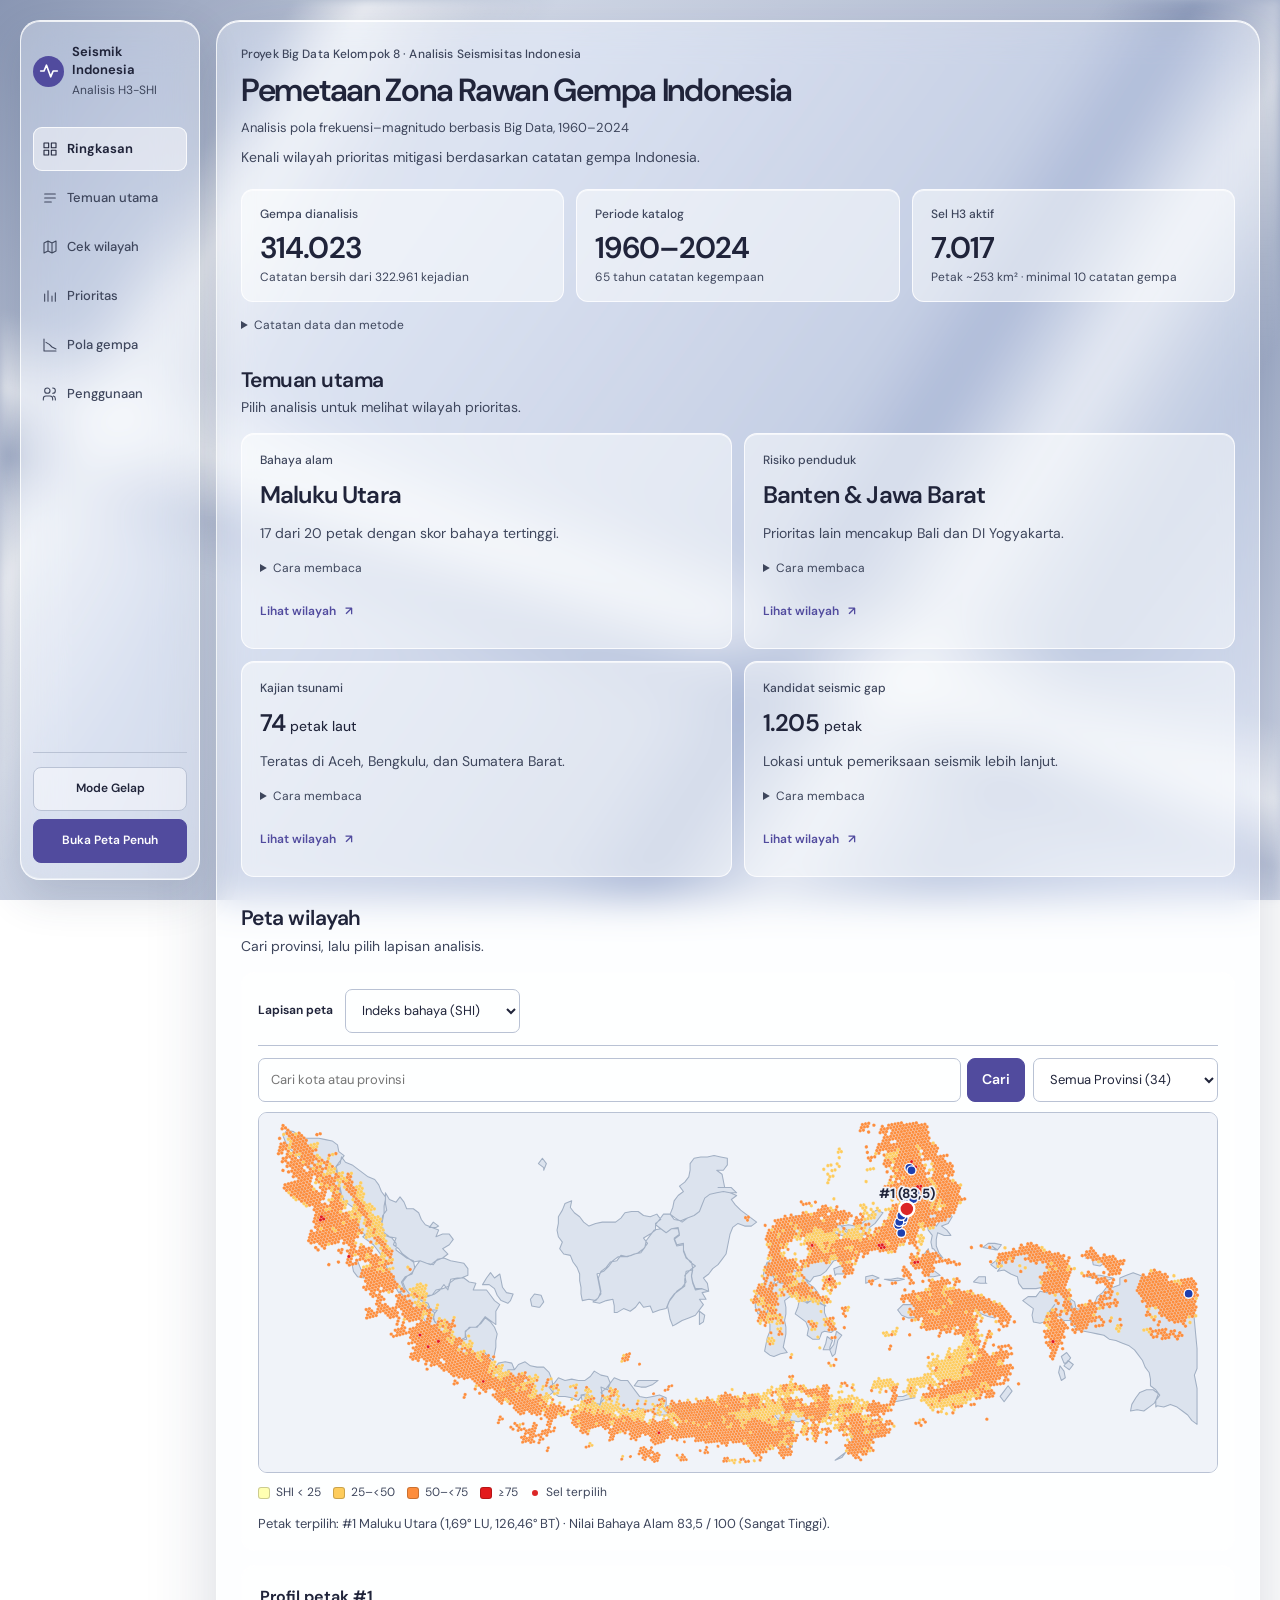
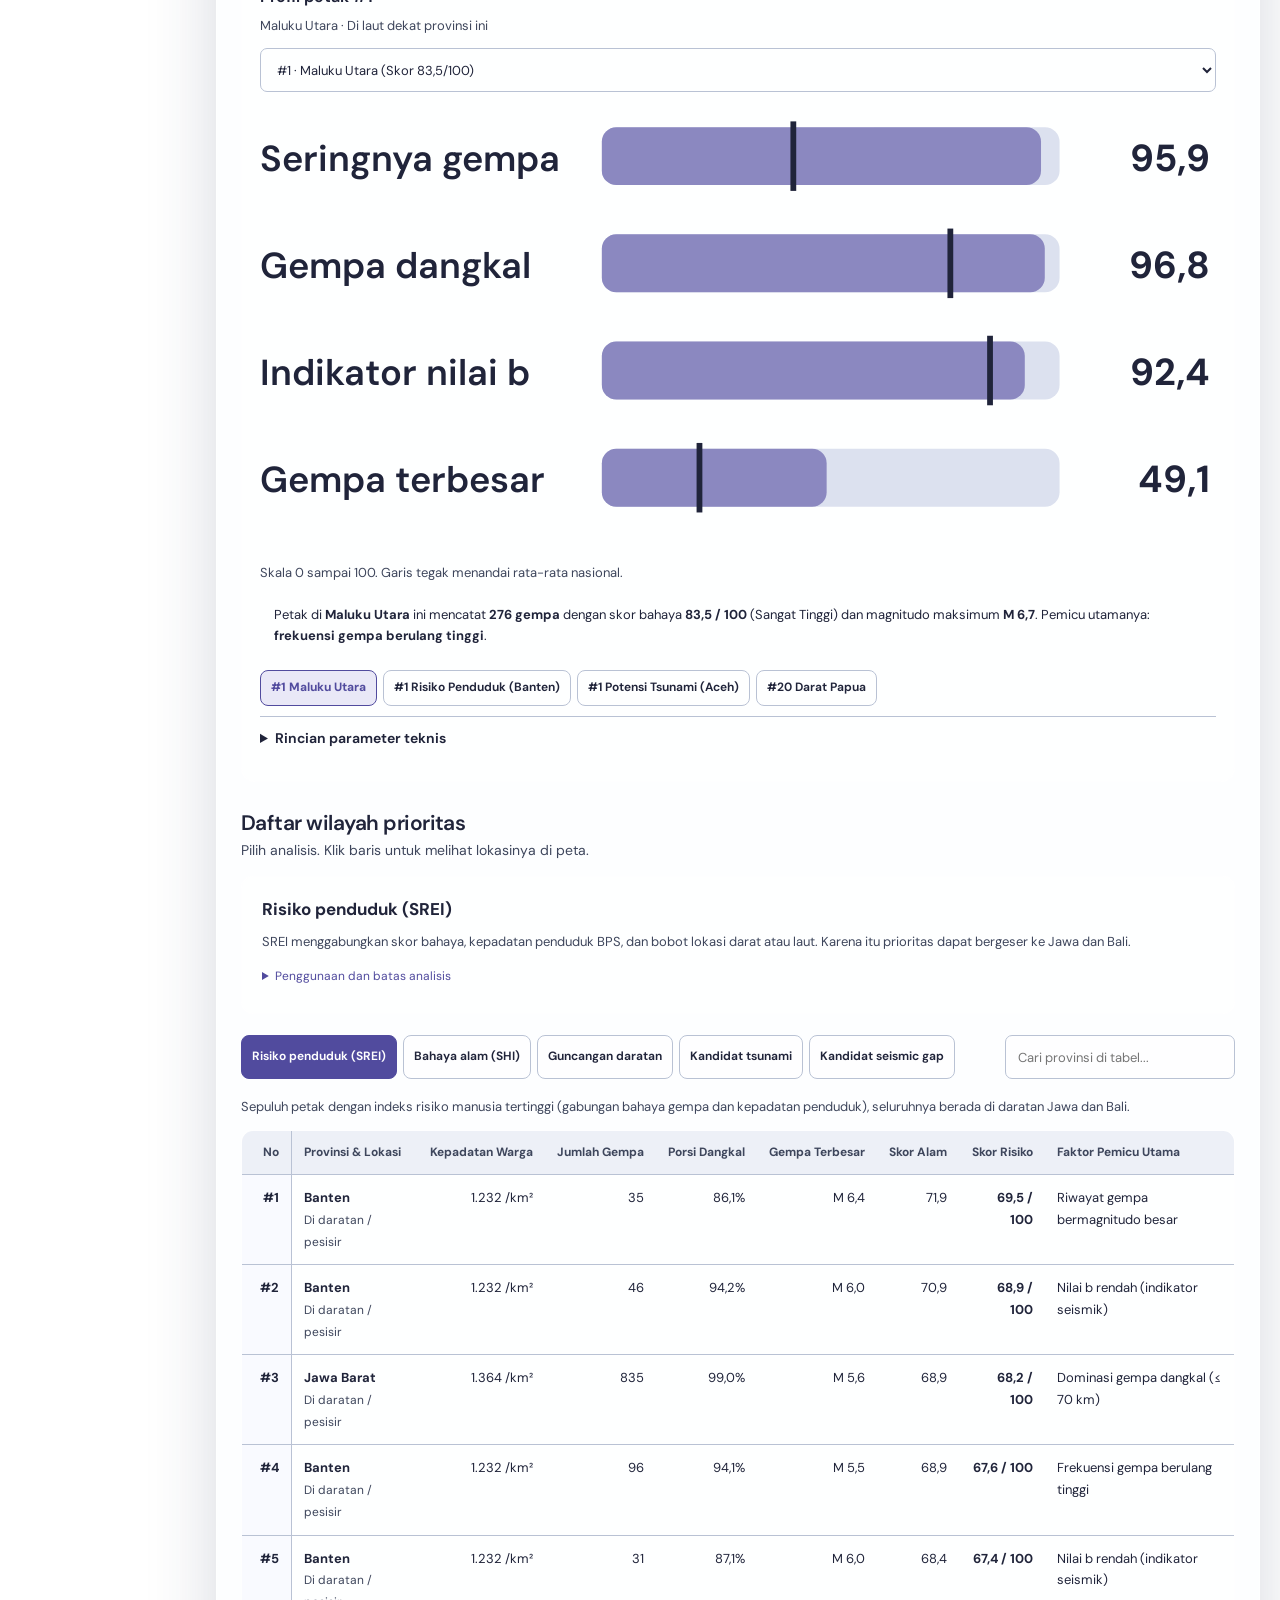
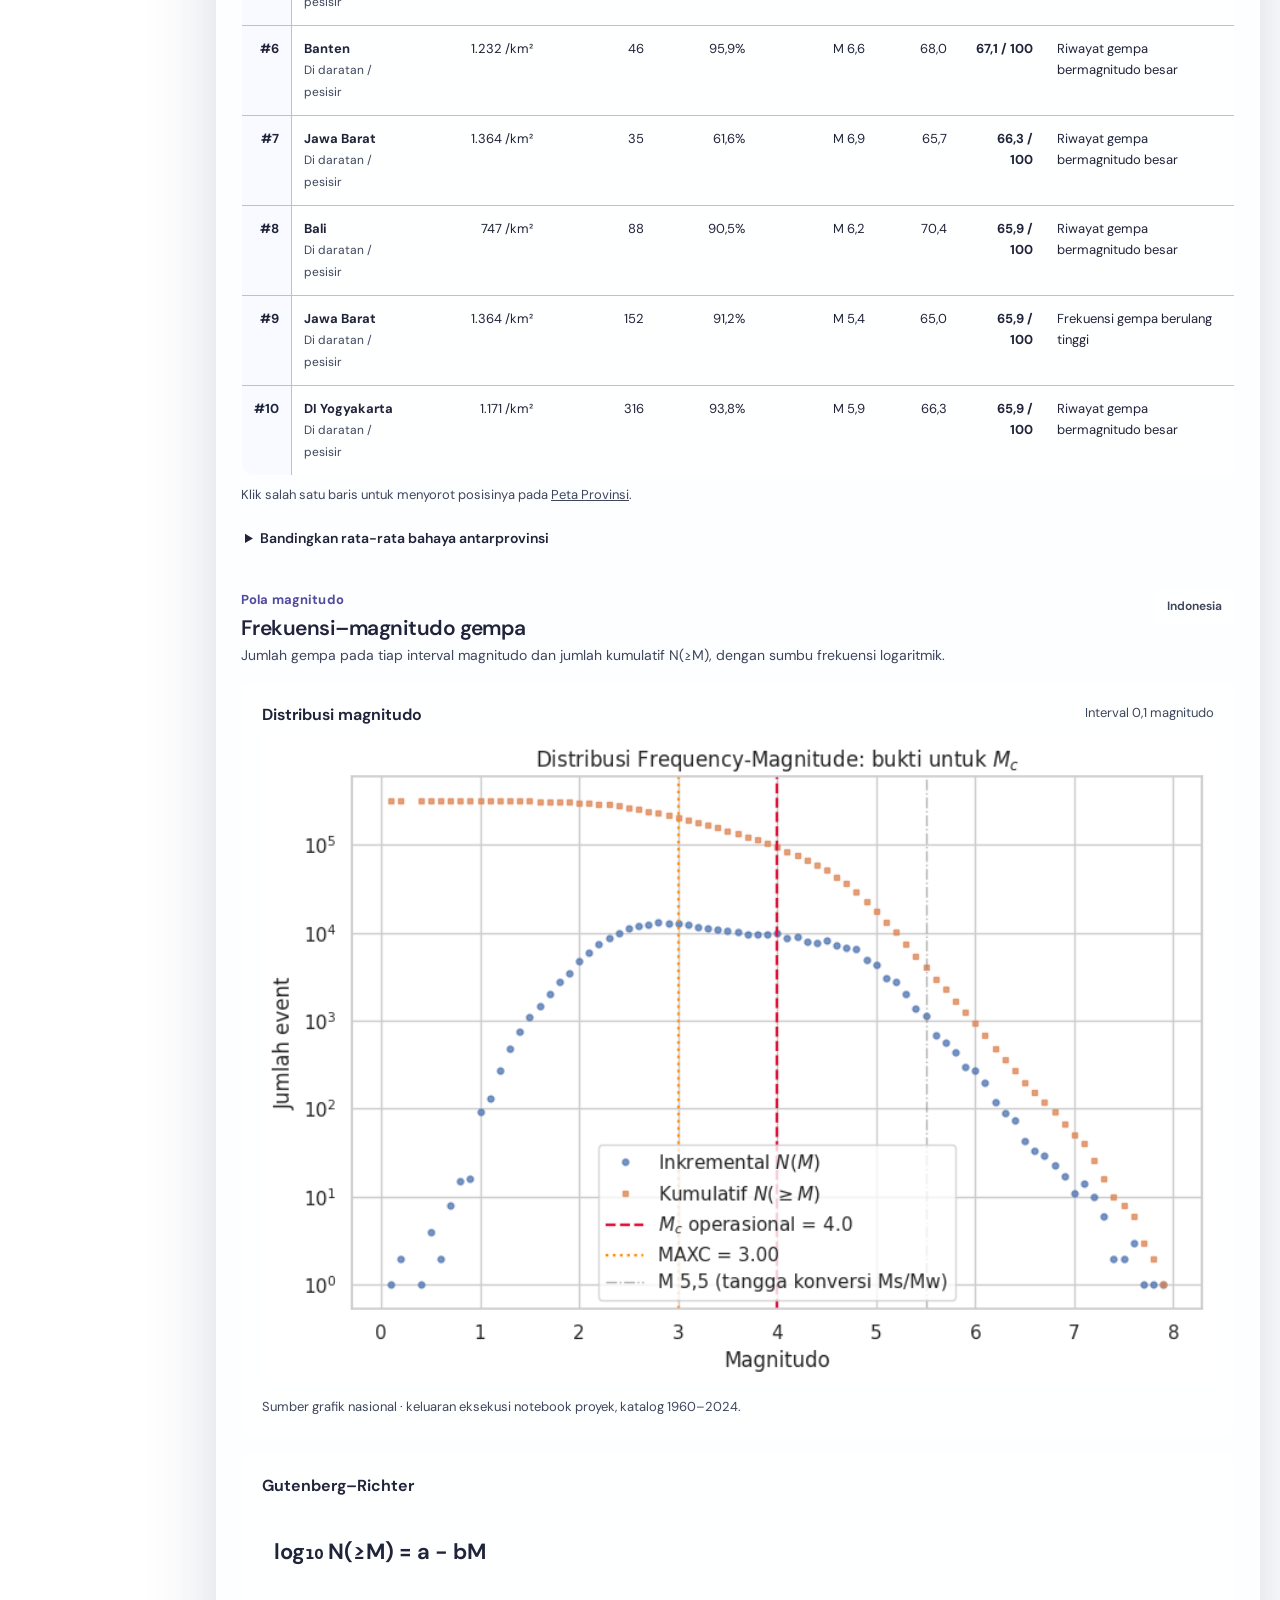
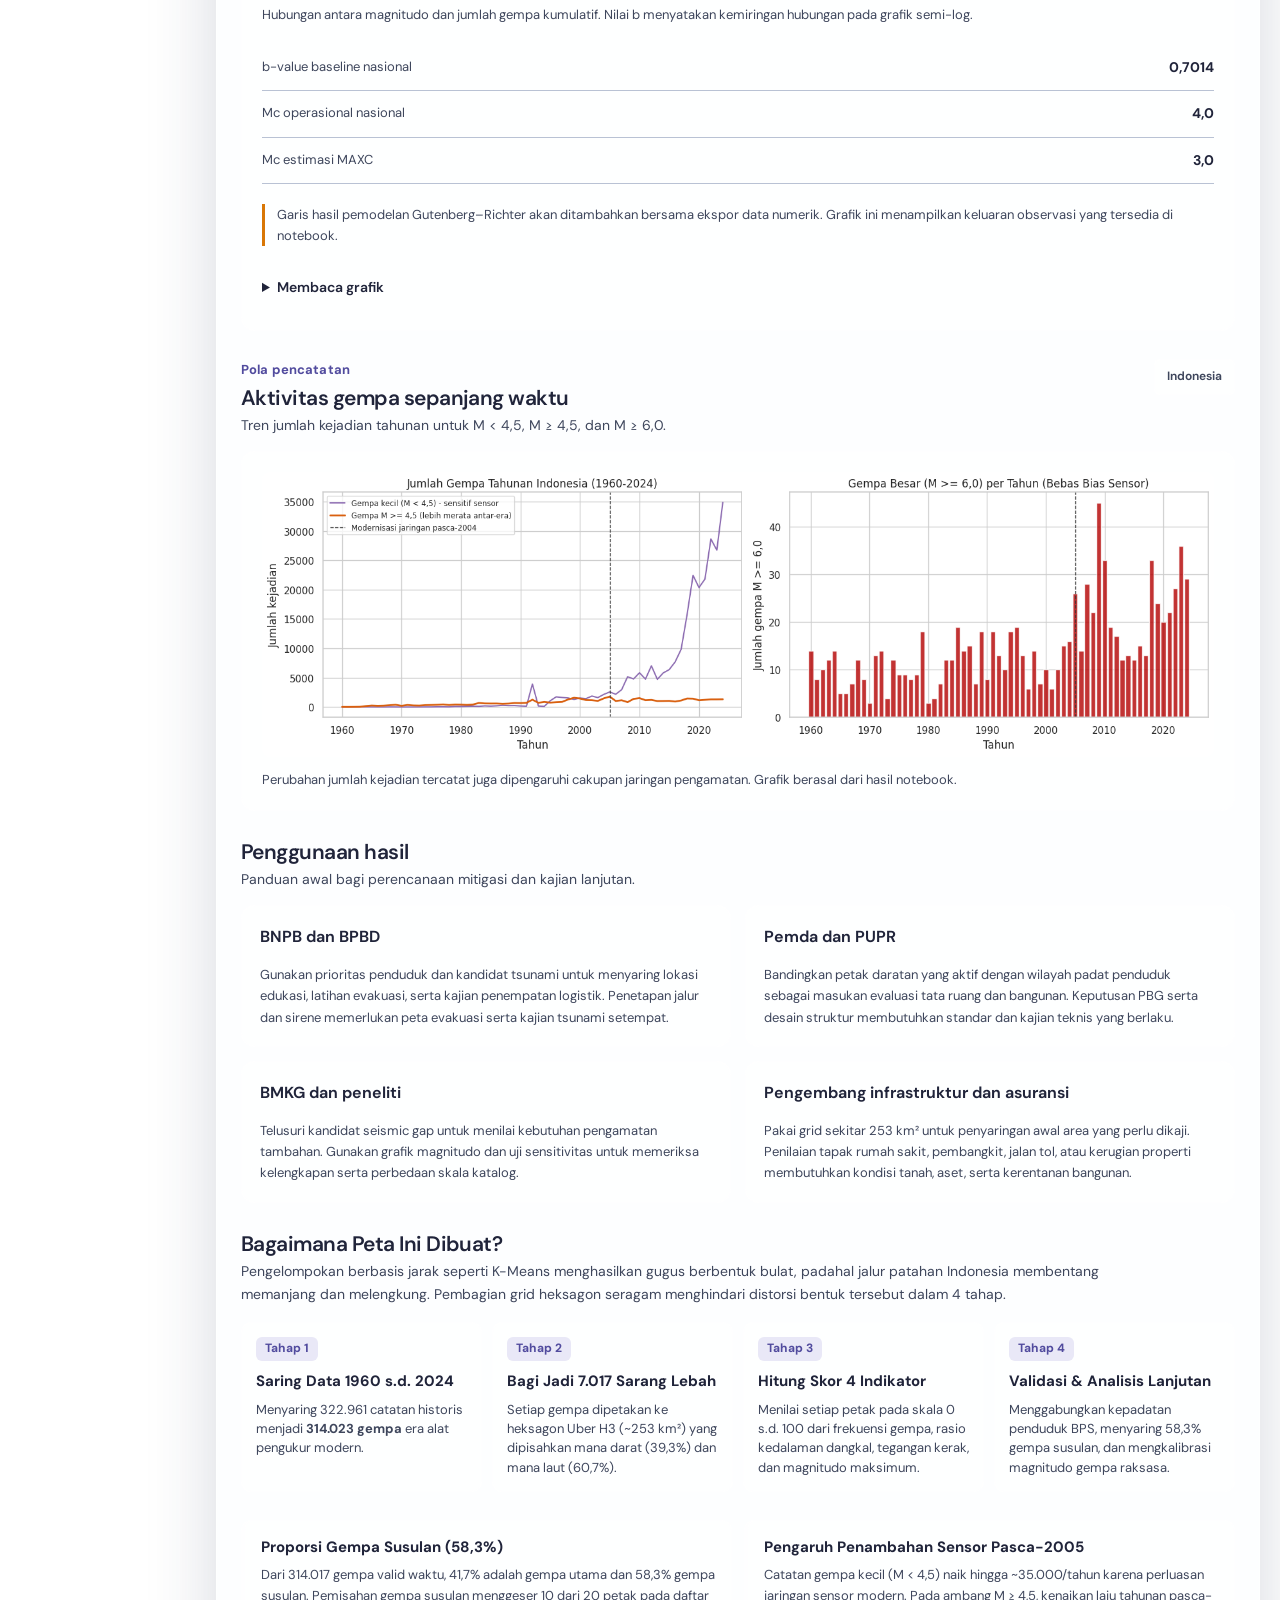
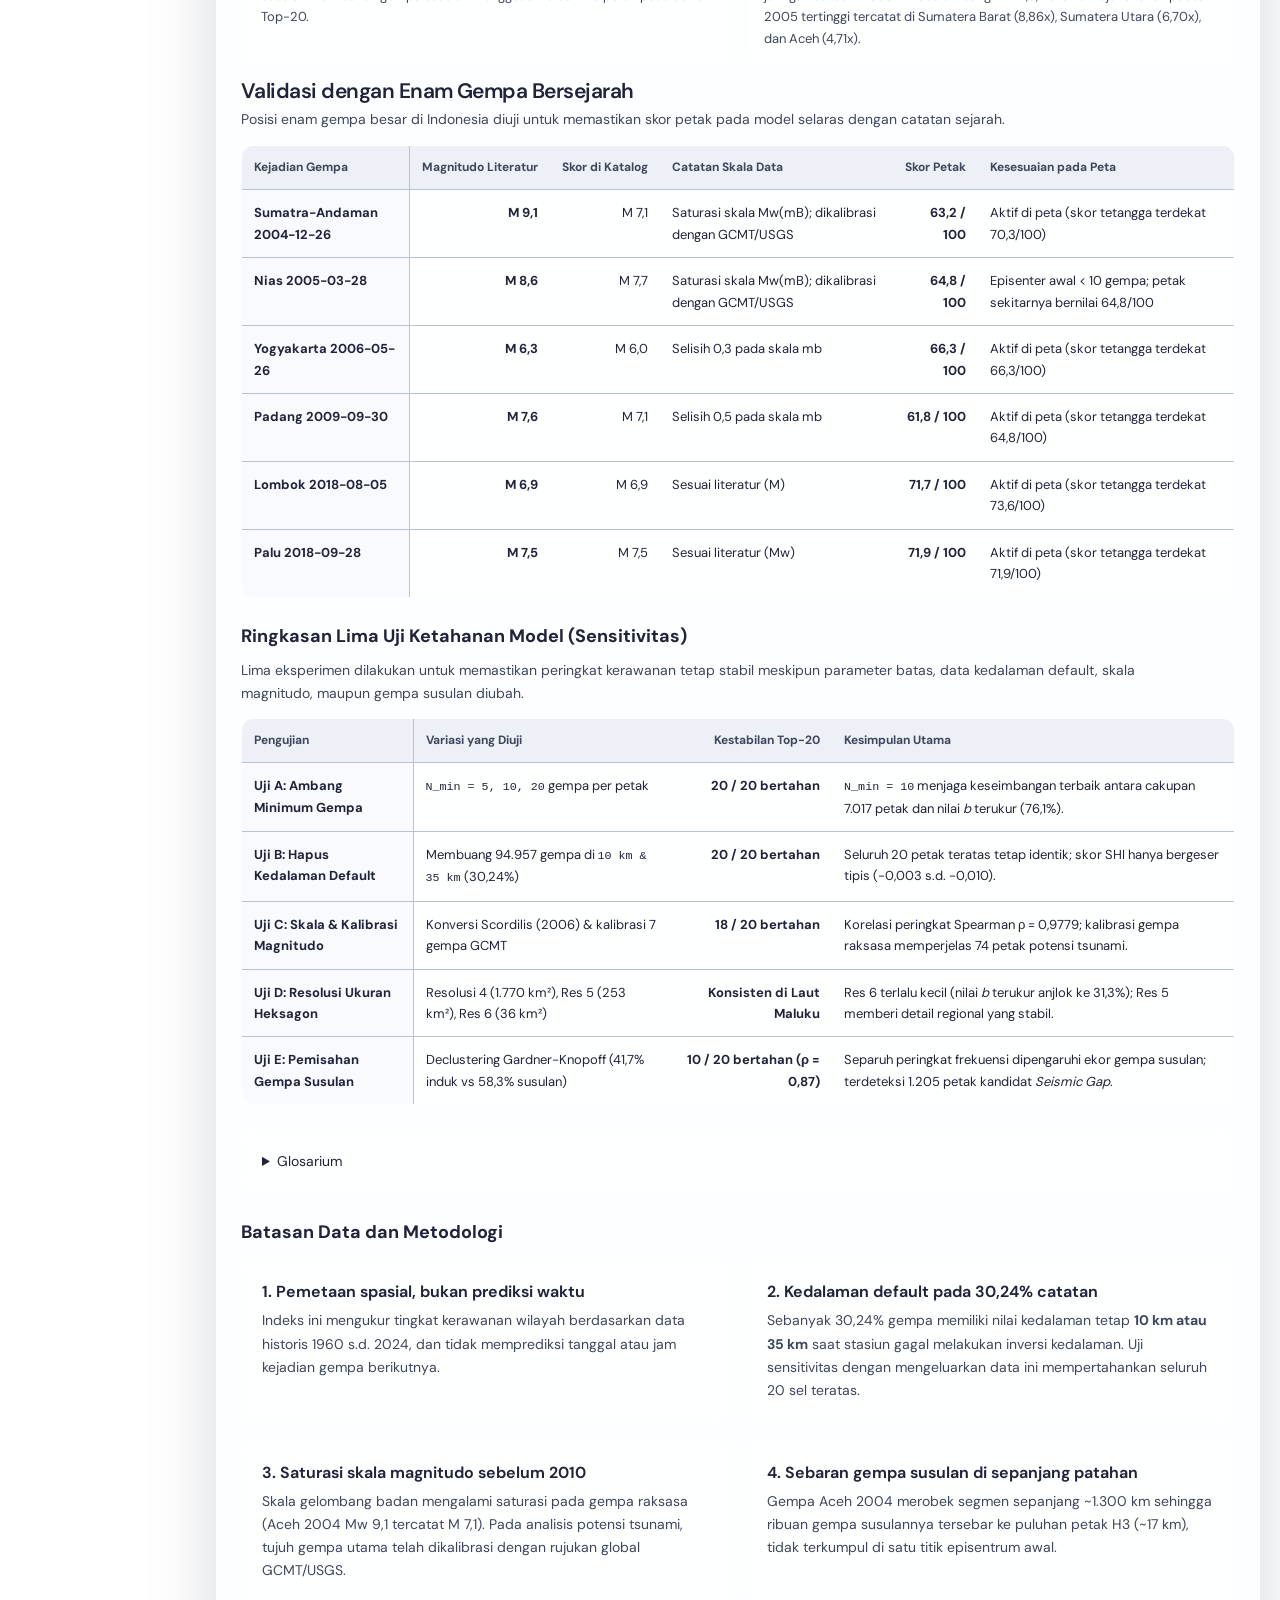
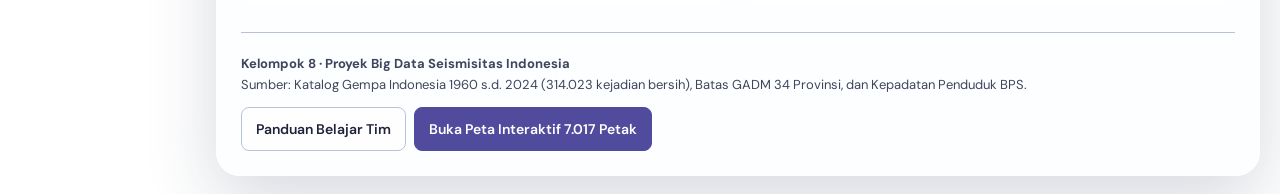
<file: index.html>
<!DOCTYPE html>
<html lang="id" data-theme="light">
<head>
  <meta charset="UTF-8">
  <meta name="viewport" content="width=device-width, initial-scale=1.0">
  <title>Pemetaan Zona Rawan Gempa Indonesia | Analisis Frekuensi–Magnitudo</title>
  <style>
    :root {
      color-scheme: light;
      --bg-canvas: #f8fafc;
      --bg-surface: #ffffff;
      --bg-subtle: #f1f5f9;
      --ink-primary: #0f172a;
      --ink-muted: #475569;
      --border-line: #e2e8f0;
      --border-strong: #1e40af;
      --brand: #1e40af;
      --brand-soft: #dbeafe;
      --accent: #d97706;
      --accent-soft: #fef3c7;
      --accent-ink: #92400e;
      --danger: #b91c1c;
      --danger-soft: #fee2e2;
      --focus-ring: #1e40af;
      --map-water: #eff6ff;
      --map-land: #bbf7d0;
      --map-stroke: #4ade80;
      --profile-bg: #1e3a8a;
      --profile-bar-bg: rgba(255, 255, 255, 0.22);
      --profile-bar-fill: #93c5fd;
    }

    [data-theme="dark"] {
      color-scheme: dark;
      --bg-canvas: #0f172a;
      --bg-surface: #1e293b;
      --bg-subtle: #263348;
      --ink-primary: #f8fafc;
      --ink-muted: #cbd5e1;
      --border-line: #334155;
      --border-strong: #93c5fd;
      --brand: #93c5fd;
      --brand-soft: #1e3a8a;
      --accent: #fbbf24;
      --accent-soft: #451a03;
      --accent-ink: #fde68a;
      --danger: #fca5a5;
      --danger-soft: #450a0a;
      --focus-ring: #93c5fd;
      --map-water: #172554;
      --map-land: #14532d;
      --map-stroke: #22c55e;
      --profile-bg: #172554;
      --profile-bar-bg: rgba(255, 255, 255, 0.2);
      --profile-bar-fill: #60a5fa;
    }

    *, *::before, *::after { box-sizing: border-box; }
    html { scroll-behavior: smooth; -webkit-text-size-adjust: 100%; }
    body {
      margin: 0;
      background: var(--bg-canvas);
      color: var(--ink-primary);
      font-family: -apple-system, BlinkMacSystemFont, "Segoe UI", Inter, Roboto, Arial, sans-serif;
      font-size: 15px;
      line-height: 1.6;
    }
    code, .mono {
      font-family: ui-monospace, SFMono-Regular, Menlo, Consolas, monospace;
      font-size: 0.9em;
    }
    .num { font-variant-numeric: tabular-nums; }
    a, button, select, input { font: inherit; color: inherit; }
    button, select, .map-point, tr[data-h3] { cursor: pointer; }
    a:focus-visible, button:focus-visible, select:focus-visible, input:focus-visible, [tabindex]:focus-visible {
      outline: 2px solid var(--focus-ring);
      outline-offset: 2px;
    }
    [hidden] { display: none !important; }
    .sr-only {
      position: absolute; width: 1px; height: 1px; padding: 0; margin: -1px;
      overflow: hidden; clip: rect(0, 0, 0, 0); white-space: nowrap; border: 0;
    }
    .skip-link {
      position: absolute; left: -9999px; top: 8px; z-index: 100;
      background: var(--bg-surface); color: var(--ink-primary);
      padding: 10px 14px; border: 2px solid var(--border-strong); border-radius: 8px;
      text-decoration: none;
    }
    .skip-link:focus { left: 16px; }

    .container { width: min(100% - 36px, 1380px); margin-inline: auto; padding-bottom: 48px; }

    /* Header */
    .site-header {
      width: min(100% - 36px, 1380px);
      margin: 18px auto 22px;
      background: var(--bg-surface);
      border: 1px solid var(--border-line);
      border-radius: 14px;
    }
    .header-inner {
      display: flex; flex-wrap: wrap; align-items: center;
      justify-content: space-between; gap: 10px 18px; padding: 10px 16px;
    }
    .brand {
      display: inline-flex; align-items: center; gap: 10px;
      font-size: 16px; font-weight: 750; text-decoration: none; white-space: nowrap;
    }
    .brand-mark {
      display: grid; place-items: center; width: 40px; height: 40px;
      border-radius: 10px; background: #1e40af; color: #ffffff;
    }
    .section-nav { display: flex; flex-wrap: wrap; gap: 4px; }
    .section-nav a {
      display: inline-flex; align-items: center; min-height: 44px; padding: 6px 12px;
      border-radius: 8px; color: var(--ink-muted); font-size: 14px; font-weight: 600; text-decoration: none;
      transition: background-color 160ms ease, color 160ms ease;
    }
    .section-nav a:hover, .section-nav a[aria-current] {
      color: var(--brand); background: var(--brand-soft);
    }
    .header-actions { display: flex; align-items: center; gap: 8px; }
    .btn-control, .btn-link {
      display: inline-flex; align-items: center; justify-content: center; gap: 7px;
      min-height: 44px; padding: 8px 14px;
      border: 1px solid var(--border-line); border-radius: 9px;
      background: var(--bg-surface); color: var(--ink-primary);
      font-size: 14px; font-weight: 600; text-decoration: none;
      transition: background-color 160ms ease, border-color 160ms ease;
    }
    .btn-control:hover, .btn-link:hover { background: var(--bg-subtle); border-color: var(--brand); }
    .btn-primary {
      background: #1e40af; border-color: #1e40af; color: #ffffff;
    }
    .btn-primary:hover { background: #1e3a8a; border-color: #1e3a8a; }

    /* Hero & Sections */
    .hero-panel {
      background: var(--bg-surface); border: 1px solid var(--border-line);
      border-radius: 14px; padding: 24px; margin-bottom: 24px;
    }
    .eyebrow {
      margin: 0 0 6px; color: var(--brand); font-size: 13px; font-weight: 700;
      letter-spacing: 0.01em;
    }
    h1 {
      margin: 0 0 10px; max-width: 28ch; font-size: clamp(26px, 3.2vw, 38px);
      line-height: 1.18; letter-spacing: -0.025em; text-wrap: balance;
    }
    .lead-copy {
      margin: 0 0 18px; max-width: 72ch; color: var(--ink-muted); font-size: 16px;
    }

    .kpi-grid { display: grid; grid-template-columns: repeat(4, minmax(0, 1fr)); gap: 12px; }
    .kpi-card {
      padding: 14px 16px; background: var(--bg-subtle);
      border: 1px solid var(--border-line); border-radius: 10px; min-width: 0;
    }
    .kpi-label {
      display: flex; align-items: center; gap: 8px;
      margin: 0 0 6px; font-size: 13px; font-weight: 650; color: var(--ink-muted);
    }
    .kpi-icon {
      display: grid; place-items: center; width: 28px; height: 28px; flex: 0 0 28px;
      border-radius: 7px; background: var(--brand-soft); color: var(--brand);
    }
    .kpi-card.is-warn .kpi-icon { background: var(--accent-soft); color: var(--accent-ink); }
    .kpi-card.is-alert .kpi-icon { background: var(--danger-soft); color: var(--danger); }
    .kpi-value {
      margin: 0 0 4px; font-size: clamp(20px, 2.2vw, 26px); font-weight: 750;
      line-height: 1.15; letter-spacing: -0.02em;
    }
    .kpi-desc { margin: 0; font-size: 13px; color: var(--ink-muted); line-height: 1.45; }

    .section-block { padding: 28px 0; border-top: 1px solid var(--border-line); scroll-margin-top: 16px; }
    .section-head { margin-bottom: 18px; max-width: 74ch; }
    .section-title {
      margin: 0 0 6px; font-size: clamp(21px, 2.3vw, 27px);
      font-weight: 750; line-height: 1.25; letter-spacing: -0.02em;
    }
    .section-desc { margin: 0; color: var(--ink-muted); font-size: 15px; }

    /* Cards & Grids */
    .grid-2 { display: grid; grid-template-columns: repeat(2, minmax(0, 1fr)); gap: 16px; }
    .grid-3 { display: grid; grid-template-columns: repeat(3, minmax(0, 1fr)); gap: 14px; }
    .panel {
      background: var(--bg-surface); border: 1px solid var(--border-line);
      border-radius: 14px; padding: 20px; min-width: 0;
    }
    .panel-title { margin: 0 0 4px; font-size: 17px; font-weight: 750; }
    .panel-sub { margin: 0 0 12px; font-size: 13px; color: var(--ink-muted); }

    /* Pipeline Steps */
    .steps-row {
      display: grid; grid-template-columns: repeat(4, minmax(0, 1fr)); gap: 10px;
      margin: 16px 0 18px;
    }
    .step-card {
      padding: 14px; background: var(--bg-surface); border: 1px solid var(--border-line);
      border-radius: 11px; display: flex; flex-direction: column; gap: 6px;
    }
    .step-badge {
      display: inline-flex; align-items: center; justify-content: center; width: fit-content;
      padding: 2px 9px; border-radius: 6px; background: var(--brand-soft); color: var(--brand);
      font-size: 12px; font-weight: 750;
    }
    .step-card h3 { margin: 2px 0 0; font-size: 15px; font-weight: 700; }
    .step-card p { margin: 0; font-size: 13px; color: var(--ink-muted); line-height: 1.48; }

    .lib-grid { display: grid; grid-template-columns: repeat(3, minmax(0, 1fr)); gap: 10px; }
    .lib-item {
      padding: 12px 14px; background: var(--bg-subtle); border: 1px solid var(--border-line);
      border-radius: 9px;
    }
    .lib-item strong { display: block; font-size: 14px; color: var(--brand); margin-bottom: 2px; }
    .lib-item span { font-size: 13px; color: var(--ink-muted); }

    /* Interactive Map Workspace */
    .map-workspace {
      display: grid; grid-template-columns: minmax(0, 1.85fr) minmax(320px, 1fr);
      gap: 16px; align-items: start;
    }
    .region-toolbar { display: flex; flex-wrap: wrap; gap: 8px; margin-bottom: 10px; }
    .search-box { flex: 1 1 220px; display: flex; gap: 6px; min-width: 0; }
    .text-input, .select-input {
      height: 44px; padding: 6px 12px; background: var(--bg-subtle);
      border: 1px solid var(--border-line); border-radius: 8px; min-width: 0; width: 100%;
    }
    .region-select { flex: 0 1 255px; }
    #overview-map-svg {
      display: block; width: 100%; height: auto;
      background: var(--map-water); border: 1px solid var(--border-line); border-radius: 10px;
    }
    .map-tier-moderate { --tier-color: #fecc5c; }
    .map-tier-high { --tier-color: #fd8d3c; }
    .map-tier-very-high { --tier-color: #dc2626; }
    .hazard-layer path { fill: var(--tier-color); stroke: var(--map-water); stroke-width: 0.16; }
    .map-label { paint-order: stroke; stroke: var(--map-water); stroke-width: 2.5; stroke-linejoin: round; }
    .map-legend {
      display: flex; flex-wrap: wrap; gap: 8px 16px; margin-top: 10px;
      font-size: 13px; color: var(--ink-muted);
    }
    .map-legend span { display: inline-flex; align-items: center; gap: 6px; }
    .swatch { width: 12px; height: 12px; border-radius: 3px; display: inline-block; border: 1px solid rgba(0,0,0,0.2); }
    .swatch-dot { width: 10px; height: 10px; border-radius: 50%; background: #dc2626; border: 2px solid #ffffff; }

    .region-card {
      margin-top: 12px; padding: 16px; background: var(--bg-subtle);
      border: 1px solid var(--border-line); border-radius: 10px;
    }
    .region-card-top {
      display: flex; flex-wrap: wrap; align-items: center; justify-content: space-between;
      gap: 8px; margin-bottom: 8px;
    }
    .region-card-title { margin: 0; font-size: 18px; font-weight: 750; }
    .tag-row { display: flex; flex-wrap: wrap; gap: 6px; }
    .tag {
      display: inline-flex; align-items: center; padding: 3px 9px; border-radius: 6px;
      font-size: 12px; font-weight: 700; background: var(--brand-soft); color: var(--brand);
    }
    .tag.tag-warn { background: var(--accent-soft); color: var(--accent-ink); }
    .tag.tag-alert { background: var(--danger-soft); color: var(--danger); }
    .region-metrics {
      display: grid; grid-template-columns: repeat(4, minmax(0, 1fr)); gap: 8px;
      margin: 10px 0; padding: 10px; background: var(--bg-surface);
      border: 1px solid var(--border-line); border-radius: 8px;
    }
    .region-metrics dt { font-size: 12px; color: var(--ink-muted); margin-bottom: 2px; }
    .region-metrics dd { margin: 0; font-size: 14px; font-weight: 700; font-variant-numeric: tabular-nums; }
    .quick-row { display: flex; flex-wrap: wrap; align-items: center; gap: 6px; margin-top: 8px; }

    /* Profile Card (Dark Navy Highlight) */
    .profile-card {
      background: var(--profile-bg); color: #ffffff;
      border: 1px solid transparent; border-radius: 14px; padding: 20px;
    }
    .profile-card .panel-sub { color: #dbeafe; }
    .profile-card .select-input { background: #ffffff; color: #0f172a; margin-bottom: 12px; }
    .profile-card .filter-btn {
      background: rgba(255, 255, 255, 0.12);
      color: #ffffff;
      border-color: rgba(255, 255, 255, 0.32);
    }
    .profile-card .filter-btn:hover {
      background: rgba(255, 255, 255, 0.22);
      border-color: #ffffff;
    }
    .profile-card .filter-btn[aria-pressed="true"] {
      background: #ffffff;
      color: #1e3a8a;
      border-color: #ffffff;
      font-weight: 750;
    }
    .profile-plain-box {
      padding: 12px 14px; border-radius: 9px; background: rgba(255, 255, 255, 0.11);
      font-size: 14px; line-height: 1.55; margin: 10px 0 12px;
    }
    .profile-bars { width: 100%; height: auto; display: block; margin-bottom: 6px; }
    .profile-card details { border-top: 1px solid rgba(255,255,255,0.22); padding-top: 10px; margin-top: 10px; }
    .profile-card summary { cursor: pointer; min-height: 36px; font-weight: 650; font-size: 14px; }
    .detail-dl {
      display: grid; grid-template-columns: repeat(2, minmax(0, 1fr)); gap: 8px 12px;
      margin: 10px 0 0; font-size: 13px;
    }
    .detail-dl dt { color: #dbeafe; font-size: 12px; }
    .detail-dl dd { margin: 0; font-weight: 650; font-variant-numeric: tabular-nums; }

    /* Tabs & Tables */
    .tabs-bar {
      display: flex; flex-wrap: wrap; align-items: center; justify-content: space-between;
      gap: 10px; margin: 14px 0 10px;
    }
    .tab-group { display: flex; flex-wrap: wrap; gap: 6px; }
    .filter-btn {
      min-height: 44px; padding: 8px 13px; border: 1px solid var(--border-line);
      border-radius: 8px; background: var(--bg-surface); color: var(--ink-primary);
      font-size: 13px; font-weight: 650; transition: all 150ms ease;
    }
    .filter-btn:hover { border-color: var(--brand); }
    .filter-btn[aria-pressed="true"] {
      background: #1e40af; color: #ffffff; border-color: #1e40af;
    }
    [data-theme="dark"] .filter-btn[aria-pressed="true"] {
      background: #93c5fd; color: #0f172a; border-color: #93c5fd;
    }
    .table-search-wrap { width: min(100%, 260px); }

    .table-wrap {
      overflow-x: auto; background: var(--bg-surface);
      border: 1px solid var(--border-line); border-radius: 12px;
    }
    table { width: 100%; border-collapse: collapse; font-size: 14px; text-align: left; }
    th, td { padding: 11px 13px; border-bottom: 1px solid var(--border-line); vertical-align: top; }
    th {
      background: var(--bg-subtle); font-size: 13px; font-weight: 700;
      color: var(--ink-muted); white-space: nowrap;
    }
    tbody tr[data-h3]:hover, tbody tr.is-selected { background: var(--brand-soft); }
    tbody tr:last-child td { border-bottom: 0; }
    td.num, th.num { text-align: right; font-variant-numeric: tabular-nums; }

    .callout-strip {
      display: grid; grid-template-columns: repeat(2, minmax(0, 1fr)); gap: 12px; margin-bottom: 14px;
    }
    .callout-card {
      padding: 14px 16px; border-radius: 10px; background: var(--bg-surface);
      border: 1px solid var(--border-line); border-left: 4px solid var(--accent);
    }
    .callout-card strong { display: block; margin-bottom: 4px; font-size: 15px; }
    .callout-card p { margin: 0; font-size: 13px; color: var(--ink-muted); }

    /* Presenter Cheat-Sheet & Limitations */
    .notes-details {
      margin-top: 18px; padding: 16px 18px; background: var(--bg-surface);
      border: 1px solid var(--border-strong); border-radius: 12px;
    }
    .notes-details summary {
      cursor: pointer; font-size: 16px; font-weight: 750; color: var(--brand);
    }
    .presenter-grid {
      display: grid; grid-template-columns: repeat(2, minmax(0, 1fr)); gap: 12px; margin-top: 12px;
    }
    .presenter-item {
      padding: 12px 14px; background: var(--bg-subtle); border-radius: 8px;
    }
    .presenter-item h3 { margin: 0 0 4px; font-size: 14px; color: var(--brand); }
    .presenter-item p { margin: 0; font-size: 14px; }

    .site-footer {
      padding-top: 22px; border-top: 1px solid var(--border-line);
      display: flex; flex-wrap: wrap; justify-content: space-between; align-items: center;
      gap: 12px; font-size: 13px; color: var(--ink-muted);
    }

    @media (max-width: 1080px) {
      .steps-row { grid-template-columns: repeat(2, minmax(0, 1fr)); }
      .map-workspace { grid-template-columns: 1fr; }
      .kpi-grid { grid-template-columns: repeat(2, minmax(0, 1fr)); }
    }
    @media (max-width: 720px) {
      .container, .site-header { width: calc(100% - 20px); }
      .grid-2, .grid-3, .lib-grid, .callout-strip, .presenter-grid { grid-template-columns: 1fr; }
      .steps-row, .kpi-grid, .region-metrics { grid-template-columns: repeat(2, minmax(0, 1fr)); }
      .hero-panel, .panel, .profile-card { padding: 15px; }
      .text-input, .select-input { font-size: 16px; }
    }
    @media (max-width: 480px) {
      .steps-row, .kpi-grid { grid-template-columns: 1fr; }
    }
    @media (prefers-reduced-motion: reduce) {
      html { scroll-behavior: auto; }
      * { transition: none !important; }
    }
    .hero-panel h1 { max-width: 27ch; font-size: clamp(30px, 3.4vw, 46px); line-height: 1.16; letter-spacing: -.035em; }
    :root { --map-land: #e2e8ee; --map-stroke: #a7b9c7; }
    [data-theme="dark"] { --map-land: #293c50; --map-stroke: #597086; }
    .research-subtitle { margin: 10px 0; font-size: clamp(16px, 1.5vw, 20px); color: var(--brand); font-weight: 600; }
    .hero-panel .lead-copy { max-width: 82ch; font-size: 15px; }
    .research-kpis { grid-template-columns: repeat(5, minmax(0, 1fr)); }
    .research-kpis .kpi-value { font-size: clamp(24px, 2.2vw, 30px); white-space: nowrap; }
    .research-kpis .kpi-card { padding: 16px; }
    .research-section-head { display: flex; justify-content: space-between; gap: 16px; align-items: start; }
    .research-section-head .eyebrow { margin: 0 0 4px; }
    .scope-label { margin: 0; padding: 7px 12px; background: var(--brand-soft); border-radius: 7px; font-weight: 650; color: var(--brand); }
    .layer-toolbar { display: flex; align-items: center; gap: 12px; margin-bottom: 12px; flex-wrap: wrap; }
    .layer-toolbar label { font-weight: 650; }
    .layer-toolbar select { width: auto; min-width: 230px; }
    .hazard-layer .research-cell { stroke: var(--map-water); stroke-width: .14; }
    .hazard-layer .research-cell:hover { stroke: var(--ink-primary); stroke-width: .6; }
    .fmd-layout { display: grid; grid-template-columns: minmax(0, 1.8fr) minmax(280px, 1fr); gap: 20px; align-items: start; }
    .research-figure { margin: 0; min-width: 0; }
    .figure-heading { display: flex; flex-wrap: wrap; justify-content: space-between; gap: 8px; }
    .notebook-chart { display: block; width: 100%; height: auto; border-radius: 8px; background: white; }
    .chart-scroll { overflow-x: auto; border-radius: 8px; }
    .chart-scroll .notebook-chart { min-width: 560px; }
    .research-figure figcaption { margin: 12px 0 0; }
    .gr-equation { padding: 16px 12px; margin: 18px 0; border-radius: 8px; background: var(--brand-soft); color: var(--brand); font-size: clamp(18px, 2vw, 24px); font-weight: 650; }
    .research-facts { margin: 20px 0; }
    .research-facts > div { padding: 11px 0; border-bottom: 1px solid var(--border-line); display: flex; gap: 15px; justify-content: space-between; }
    .research-facts dt { color: var(--ink-muted); font-size: 13px; }
    .research-facts dd { margin: 0; font-weight: 700; font-variant-numeric: tabular-nums; }
    .research-note { padding-left: 12px; border-left: 3px solid var(--accent); font-size: 13px; color: var(--ink-muted); }
    .fmd-reading details { margin-top: 20px; font-size: 14px; }
    .fmd-reading summary, .advanced-analysis > summary { min-height: 44px; padding-block: 10px; cursor: pointer; font-weight: 600; }
    .regional-chart-state { min-height: 300px; display: grid; align-content: center; justify-items: start; padding: 25px; border: 1px dashed var(--border-line); border-radius: 8px; background: var(--bg-subtle); }
    .regional-chart-state h3 { font-size: 20px; margin: 0; }
    .regional-chart-state p { color: var(--ink-muted); max-width: 60ch; }
    .province-comparison { margin-bottom: 22px; }
    .province-comparison .panel-title { margin-bottom: 6px; }
    .province-bars { display: grid; gap: 6px; margin-top: 16px; }
    .province-bar { display: grid; grid-template-columns: minmax(100px, 165px) minmax(60px, 1fr) 55px; gap: 14px; align-items: center; padding: 7px; border: 1px solid transparent; border-radius: 7px; color: var(--ink-primary); background: transparent; text-align: left; font-size: 13px; }
    .province-bar:hover, .province-bar[aria-pressed="true"] { background: var(--brand-soft); border-color: var(--brand); }
    .province-bar-track { height: 13px; background: var(--bg-subtle); border-radius: 3px; overflow: hidden; }
    .province-bar-fill { display: block; height: 100%; background: var(--brand); }
    .province-bar-value { text-align: right; font-variant-numeric: tabular-nums; }
    .advanced-analysis { padding: 0 4px; min-width: 0; overflow: hidden; }
    .advanced-analysis[open] > summary { margin-bottom: 15px; }
    @media (max-width: 1000px) {
      .research-kpis { grid-template-columns: repeat(3, minmax(0, 1fr)); }
      .fmd-layout { grid-template-columns: minmax(0, 1fr); }
      .steps-row { grid-template-columns: repeat(2, minmax(0, 1fr)); }
    }
    @media (max-width: 600px) {
      .research-kpis { grid-template-columns: repeat(2, minmax(0, 1fr)); }
      .research-kpis .kpi-card:last-child { grid-column: 1 / -1; }
      .research-kpis .kpi-value { font-size: 20px; }
      .research-kpis .kpi-card { padding: 12px; }
      .steps-row { grid-template-columns: minmax(0, 1fr); }
      .brand { white-space: normal; font-size: 14px; }
      .header-actions { flex-wrap: wrap; }
      .research-section-head { flex-direction: column; gap: 10px; }
      .section-nav { flex-wrap: wrap; }
      .layer-toolbar select { width: 100%; }
      .research-figure { padding: 12px; }
      .figure-heading .panel-sub { margin: 0; }
      .province-bar { grid-template-columns: 95px minmax(40px, 1fr) 45px; gap: 8px; }
    }

    .priority-grid { display: grid; grid-template-columns: repeat(2, minmax(0, 1fr)); gap: 16px; }
    .priority-card { display: flex; flex-direction: column; align-items: start; }
    .priority-card h3 { margin: 0 0 12px; font-size: 19px; line-height: 1.4; }
    .priority-card p { margin: 0 0 14px; font-size: 14px; color: var(--ink-muted); }
    .priority-card .priority-result { font-size: 23px; line-height: 1.35; font-weight: 750; color: var(--brand); }
    .priority-card .btn-link { margin-top: auto; }
    .understanding-note { padding-left: 12px; border-left: 3px solid var(--accent); margin: 18px 0 0; color: var(--ink-muted); font-size: 14px; }
    .priority-explanation { border-left: 4px solid var(--brand); background: var(--brand-soft); padding: 18px 20px; border-radius: 0 10px 10px 0; margin: 18px 0; }
    .priority-explanation h3 { margin: 0 0 8px; font-size: 19px; }
    .priority-explanation p { margin: 6px 0; font-size: 14px; }
    .use-grid p { font-size: 14px; color: var(--ink-muted); margin-bottom: 0; }
    .tabs-bar { padding: 14px; border: 1px solid var(--border-line); border-radius: 10px; background: var(--bg-surface); }
    @media (max-width: 680px) { .priority-grid { grid-template-columns: minmax(0, 1fr); } .priority-explanation { padding: 14px; } }
  </style>
  <link rel="preload" href="DM-Sans-Variable.ttf" as="font" type="font/ttf" crossorigin>
  <link rel="stylesheet" href="dashboard-theme.css">
</head>
<body>
  <a href="#main-content" class="skip-link">Langsung ke isi utama</a>

  <header class="site-header">
    <div class="header-inner">
      <a class="brand" href="#cerita">
        <span class="brand-mark" aria-hidden="true">
          <svg viewBox="0 0 24 24" width="20" height="20" fill="none" stroke="currentColor" stroke-width="2" stroke-linecap="round" stroke-linejoin="round"><path d="M2 12h4l3-7 5 14 3-7h5"/></svg>
        </span>
        <span>Seismik Indonesia<small>Analisis H3-SHI</small></span>
      </a>
      <nav class="section-nav" aria-label="Navigasi informasi">
        <a href="#cerita" aria-current="location"><svg viewBox="0 0 24 24" width="18" height="18" fill="none" stroke="currentColor" stroke-width="1.6" stroke-linecap="round" stroke-linejoin="round" aria-hidden="true"><path d="M3 3h7v7H3zm11 0h7v7h-7zM3 14h7v7H3zm11 0h7v7h-7z"/></svg><span>Ringkasan</span></a>
        <a href="#temuan-utama"><svg viewBox="0 0 24 24" width="18" height="18" fill="none" stroke="currentColor" stroke-width="1.6" stroke-linecap="round" stroke-linejoin="round" aria-hidden="true"><path d="M4 6h16M4 12h16M4 18h10"/></svg><span>Temuan utama</span></a>
        <a href="#peta-daerah"><svg viewBox="0 0 24 24" width="18" height="18" fill="none" stroke="currentColor" stroke-width="1.6" stroke-linecap="round" stroke-linejoin="round" aria-hidden="true"><path d="m3 6 6-3 6 3 6-3v15l-6 3-6-3-6 3V6zm6-3v15m6-12v15"/></svg><span>Cek wilayah</span></a>
        <a href="#perbandingan"><svg viewBox="0 0 24 24" width="18" height="18" fill="none" stroke="currentColor" stroke-width="1.6" stroke-linecap="round" stroke-linejoin="round" aria-hidden="true"><path d="M4 20V9m5 11V4m6 16v-8m5 8V7"/></svg><span>Prioritas</span></a>
        <a href="#frekuensi-magnitudo"><svg viewBox="0 0 24 24" width="18" height="18" fill="none" stroke="currentColor" stroke-width="1.6" stroke-linecap="round" stroke-linejoin="round" aria-hidden="true"><path d="M3 3v18h18M6 8l5 3 4 4 6 3"/></svg><span>Pola gempa</span></a>
        <a href="#penggunaan"><svg viewBox="0 0 24 24" width="18" height="18" fill="none" stroke="currentColor" stroke-width="1.6" stroke-linecap="round" stroke-linejoin="round" aria-hidden="true"><path d="M16 21v-2a4 4 0 0 0-4-4H6a4 4 0 0 0-4 4v2m10-14a4 4 0 1 0-8 0 4 4 0 0 0 8 0m8 14v-2a4 4 0 0 0-3-3.9M16 3a4 4 0 0 1 0 8"/></svg><span>Penggunaan</span></a>
      </nav>
      <div class="header-actions">
        <button type="button" id="theme-toggle" class="btn-control">Mode Gelap</button>
        <a href="indonesia_seismic_hazard_map.html" class="btn-link btn-primary">Buka Peta Penuh</a>
      </div>
    </div>
  </header>

  <main id="main-content" class="container">
    <!-- BAGIAN 1: RINGKASAN 30 DETIK -->
    <section id="cerita" class="hero-panel" aria-labelledby="h-cerita">
      <div class="hero-layout">
        <div>
      <p class="eyebrow">Proyek Big Data Kelompok 8 &middot; Analisis Seismisitas Indonesia</p>
      <h1 id="h-cerita">Pemetaan Zona Rawan Gempa Indonesia</h1>
      <p class="research-subtitle">Analisis pola frekuensi–magnitudo berbasis Big Data, 1960–2024</p>
      <p class="lead-copy">Kenali wilayah prioritas mitigasi berdasarkan catatan gempa Indonesia.</p>


        </div>
      </div>
      <div class="kpi-grid research-kpis">
        <article class="kpi-card"><p class="kpi-label">Gempa dianalisis</p><p class="kpi-value num">314.023</p><p class="kpi-desc">Catatan bersih dari 322.961 kejadian</p></article>
        <article class="kpi-card"><p class="kpi-label">Periode katalog</p><p class="kpi-value num">1960–2024</p><p class="kpi-desc">65 tahun catatan kegempaan</p></article>
        <article class="kpi-card"><p class="kpi-label">Sel H3 aktif</p><p class="kpi-value num">7.017</p><p class="kpi-desc">Petak ~253 km² · minimal 10 catatan gempa</p></article>
      </div>
      <details class="data-note"><summary>Catatan data dan metode</summary><p>Unit analisis berupa petak H3 seluas sekitar 253 km² dengan minimal 10 catatan gempa. Mc operasional 4,0 dan b-value nasional 0,7014. Skor 0–100 menunjukkan peringkat relatif dalam model, bukan persentase peluang gempa atau korban.</p></details>
    </section>

    <section id="temuan-utama" class="section-block" aria-labelledby="h-temuan">
      <div class="section-head"><h2 id="h-temuan" class="section-title">Temuan utama</h2><p class="section-desc">Pilih analisis untuk melihat wilayah prioritas.</p></div>
      <div class="priority-grid">
        <article class="panel priority-card" data-analysis="top20">
          <h3>Bahaya alam</h3>
          <p class="priority-result">Maluku Utara</p>
          <p>17 dari 20 petak dengan skor bahaya tertinggi.</p>
          <details class="question-method"><summary>Cara membaca</summary><p>SHI menggabungkan jumlah gempa, proporsi gempa dangkal, nilai b, dan magnitudo maksimum. Mayoritas petak teratas berada di laut.</p></details>
          <a class="btn-link" href="#perbandingan" data-priority="top20" aria-label="Lihat wilayah untuk bahaya alam">Lihat wilayah <span aria-hidden="true">↗</span></a>
        </article>
        <article class="panel priority-card" data-analysis="srei">
          <h3>Risiko penduduk</h3>
          <p class="priority-result">Banten &amp; Jawa Barat</p>
          <p>Prioritas lain mencakup Bali dan DI Yogyakarta.</p>
          <details class="question-method"><summary>Cara membaca</summary><p>SREI menggabungkan bahaya dan paparan penduduk. Skor menggunakan kepadatan penduduk provinsi serta bobot lokasi. Model belum menghitung korban atau kerentanan bangunan.</p></details>
          <a class="btn-link" href="#perbandingan" data-priority="srei" aria-label="Lihat wilayah untuk risiko penduduk">Lihat wilayah <span aria-hidden="true">↗</span></a>
        </article>
        <article class="panel priority-card" data-analysis="tsunami">
          <h3>Kajian tsunami</h3>
          <p class="priority-result">74 <small>petak laut</small></p>
          <p>Teratas di Aceh, Bengkulu, dan Sumatera Barat.</p>
          <details class="question-method"><summary>Cara membaca</summary><p>Sel laut disaring berdasarkan proporsi gempa dangkal ≥ 50% dan riwayat M ≥ 6,5 setelah koreksi magnitudo rujukan. Skor belum menghitung tinggi gelombang atau jangkauan genangan.</p></details>
          <a class="btn-link" href="#perbandingan" data-priority="tsunami" aria-label="Lihat wilayah untuk kajian tsunami">Lihat wilayah <span aria-hidden="true">↗</span></a>
        </article>
        <article class="panel priority-card" data-analysis="gap">
          <h3>Kandidat seismic gap</h3>
          <p class="priority-result">1.205 <small>petak</small></p>
          <p>Lokasi untuk pemeriksaan seismik lebih lanjut.</p>
          <details class="question-method"><summary>Cara membaca</summary><p>Kriteria proyek memakai b terukur < 0,75, riwayat M ≥ 5,5, dan tanpa catatan M ≥ 6,0 selama 2005–2024. Konfirmasi akumulasi tegangan memerlukan data tambahan.</p></details>
          <a class="btn-link" href="#perbandingan" data-priority="gap" aria-label="Lihat wilayah untuk kandidat seismic gap">Lihat wilayah <span aria-hidden="true">↗</span></a>
        </article>
      </div>
    </section>

    <!-- BAGIAN 3: CEK DAERAHMU (PETA INTERAKTIF + PENERJEMAH) -->
    <section id="peta-daerah" class="section-block" aria-labelledby="h-peta">
      <div class="section-head">
        <h2 id="h-peta" class="section-title">Peta wilayah</h2>
        <p class="section-desc">
          Cari provinsi, lalu pilih lapisan analisis.
        </p>
      </div>

      <div class="map-workspace">
        <div class="panel">
          <div class="layer-toolbar">
            <label for="map-layer">Lapisan peta</label>
            <select id="map-layer" class="select-input">
              <option value="shi">Indeks bahaya (SHI)</option>
              <option value="events">Jumlah gempa</option>
              <option value="b">b-value terukur</option>
            </select>
          </div>
          <div class="region-toolbar">
            <div class="search-box">
              <label for="region-search" class="sr-only">Cari kota atau provinsi</label>
              <input type="search" id="region-search" class="text-input" list="region-suggestions" placeholder="Cari kota atau provinsi" autocomplete="off">
              <datalist id="region-suggestions"></datalist>
              <button type="button" id="region-search-btn" class="btn-control btn-primary">Cari</button>
            </div>
            <label for="region-select" class="sr-only">Pilih provinsi</label>
            <select id="region-select" class="select-input region-select"></select>
            <button type="button" id="reset-zoom-btn" class="btn-control" hidden>Reset Peta</button>
          </div>

          <svg id="overview-map-svg" viewBox="0 0 720 270" role="img" aria-label="Peta kerawanan gempa seluruh Indonesia berbasis 7.017 petak H3">
            <rect width="720" height="270" fill="var(--map-water)" />
            <path id="overview-land" fill="var(--map-land)" stroke="var(--map-stroke)" stroke-width="0.8" stroke-linejoin="round" />


            <g class="hazard-layer" aria-hidden="true"></g>
           <g id="overview-map-markers"></g>
          </svg>

          <div class="map-legend" id="research-map-legend" aria-label="Legenda lapisan peta"></div>
          <div id="region-explanation-card" class="region-card" hidden aria-live="polite"></div>
          <p id="map-selection" class="panel-sub" style="margin:10px 0 0;" aria-live="polite"></p>
        </div>

        <aside id="penjelas-kanal" class="profile-card" aria-labelledby="h-rapor">
          <h3 id="h-rapor" class="panel-title">Profil petak <span id="question-cell-rank">#1</span></h3>
          <p class="panel-sub" id="profile-location-sub">Maluku Utara (Lepas pantai)</p>

          <label for="cell-selector" class="sr-only">Pilih petak contoh</label>
          <select id="cell-selector" class="select-input"></select>

          <svg id="channel-svg" class="profile-bars" viewBox="0 0 330 156" width="330" height="156" role="img" aria-label="Grafik 4 komponen nilai bahaya petak terpilih"></svg>
          <p class="panel-sub" style="margin:0;">Skala 0 sampai 100. Garis tegak menandai rata-rata nasional.</p>

          <div id="channel-narrative" class="profile-plain-box"></div>

          <div class="quick-row" role="group" aria-label="Contoh cepat daerah">
            <button type="button" class="filter-btn quick-cell-btn" data-h3="8568c9affffffff" aria-pressed="true" style="min-height:36px; padding:5px 10px;">#1 Maluku Utara</button>
            <button type="button" class="filter-btn quick-cell-btn" data-h3="858c1177fffffff" aria-pressed="false" style="min-height:36px; padding:5px 10px;">#1 Risiko Penduduk (Banten)</button>
            <button type="button" class="filter-btn quick-cell-btn" data-h3="856555d3fffffff" aria-pressed="false" style="min-height:36px; padding:5px 10px;">#1 Potensi Tsunami (Aceh)</button>
            <button type="button" class="filter-btn quick-cell-btn" data-h3="8572f343fffffff" aria-pressed="false" style="min-height:36px; padding:5px 10px;">#20 Darat Papua</button>
          </div>

          <details>
            <summary>Rincian parameter teknis</summary>
            <dl id="selected-cell-details" class="detail-dl"></dl>
          </details>
        </aside>
      </div>
    </section>

    <section id="perbandingan" class="section-block" aria-labelledby="h-bandingkan">
      <div class="section-head">
        <h2 id="h-bandingkan" class="section-title">Daftar wilayah prioritas</h2>
        <p class="section-desc">
          Pilih analisis. Klik baris untuk melihat lokasinya di peta.
        </p>
      </div>

      <div id="priority-explanation" class="priority-explanation" aria-live="polite"></div>
      <div class="tabs-bar">
        <div class="tab-group" role="group" aria-label="Pilih sudut pandang tabel">
          <button type="button" class="filter-btn comp-tab-btn" data-tab="srei" aria-pressed="true">Risiko penduduk (SREI)</button>
          <button type="button" class="filter-btn comp-tab-btn" data-tab="top20" aria-pressed="false">Bahaya alam (SHI)</button>
          <button type="button" class="filter-btn comp-tab-btn" data-tab="shaking" aria-pressed="false">Guncangan daratan</button>
          <button type="button" class="filter-btn comp-tab-btn" data-tab="tsunami" aria-pressed="false">Kandidat tsunami</button>
          <button type="button" class="filter-btn comp-tab-btn" data-tab="gap" aria-pressed="false">Kandidat seismic gap</button>
        </div>
        <div class="table-search-wrap">
          <label for="table-search" class="sr-only">Saring baris tabel berdasarkan provinsi atau catatan</label>
          <input type="search" id="table-search" class="text-input" placeholder="Cari provinsi di tabel..." autocomplete="off">
        </div>
      </div>

      <p id="comp-tab-caption" class="panel-sub"></p>

      <div class="table-wrap" tabindex="0" role="region" aria-label="Tabel perbandingan risiko bencana">
        <table>
          <thead>
            <tr>
              <th scope="col" class="num">No</th>
              <th scope="col">Provinsi &amp; Lokasi</th>
              <th scope="col" class="num">Kepadatan Warga</th>
              <th scope="col" class="num">Jumlah Gempa</th>
              <th scope="col" class="num">Porsi Dangkal</th>
              <th scope="col" class="num">Gempa Terbesar</th>
              <th scope="col" class="num">Skor Alam</th>
              <th scope="col" class="num" id="comp-metric-header">Skor Risiko</th>
              <th scope="col">Faktor Pemicu Utama</th>
            </tr>
          </thead>
          <tbody id="comp-tbody"></tbody>
        </table>
      </div>
      <p id="comp-click-hint" class="panel-sub" style="margin-top:8px;">Klik salah satu baris untuk menyorot posisinya pada <a href="#peta-daerah">Peta Provinsi</a>.</p>
      <details class="advanced-analysis"><summary>Bandingkan rata-rata bahaya antarprovinsi</summary><div id="province-comparison" class="panel province-comparison"></div></details>
    </section>

    <section id="frekuensi-magnitudo" class="section-block" aria-labelledby="h-fmd">
      <div class="section-head research-section-head">
        <div><p class="eyebrow">Pola magnitudo</p><h2 id="h-fmd" class="section-title">Frekuensi–magnitudo gempa</h2>
        <p class="section-desc">Jumlah gempa pada tiap interval magnitudo dan jumlah kumulatif N(≥M), dengan sumbu frekuensi logaritmik.</p></div>
        <p class="scope-label" data-research-scope>Indonesia</p>
      </div>
      <div class="fmd-layout">
        <figure class="panel research-figure">
          <div class="figure-heading"><h3 class="panel-title">Distribusi magnitudo</h3><span class="panel-sub">Interval 0,1 magnitudo</span></div>
          <div class="chart-scroll" tabindex="0" role="region" aria-label="Grafik yang dapat digeser untuk melihat detail"><img class="notebook-chart" id="fmd-image" src="frequency-magnitude-national.png" alt="Grafik keluaran notebook dengan frekuensi inkremental dan kumulatif, Mc operasional 4,0 dan estimasi MAXC 3,0." width="800" height="550"></div>
          <div class="regional-chart-state" id="fmd-unavailable" hidden><h3>Distribusi wilayah belum tersedia</h3><p data-regional-note></p><button type="button" class="btn-control show-national">Tampilkan grafik nasional</button></div>
          <figcaption class="panel-sub">Sumber grafik nasional · keluaran eksekusi notebook proyek, katalog 1960–2024.</figcaption>
        </figure>
        <aside class="panel fmd-reading" aria-labelledby="h-gr">
          <h3 id="h-gr" class="panel-title">Gutenberg–Richter</h3>
          <p class="gr-equation">log₁₀ N(≥M) = a − bM</p>
          <p class="panel-sub">Hubungan antara magnitudo dan jumlah gempa kumulatif. Nilai b menyatakan kemiringan hubungan pada grafik semi-log.</p>
          <dl class="research-facts">
            <div><dt>b-value baseline nasional</dt><dd>0,7014</dd></div>
            <div><dt>Mc operasional nasional</dt><dd>4,0</dd></div>
            <div><dt>Mc estimasi MAXC</dt><dd>3,0</dd></div>
          </dl>
          <p class="research-note">Garis hasil pemodelan Gutenberg–Richter akan ditambahkan bersama ekspor data numerik. Grafik ini menampilkan keluaran observasi yang tersedia di notebook.</p>
          <details><summary>Membaca grafik</summary><p>Kurva inkremental menghitung gempa pada setiap interval magnitudo. Kurva kumulatif menghitung seluruh gempa dengan magnitudo yang sama atau lebih besar. Garis Mc menandai ambang yang dipakai untuk estimasi baseline.</p></details>
        </aside>
      </div>
    </section>

    <section id="pola-waktu" class="section-block" aria-labelledby="h-temporal">
      <div class="section-head research-section-head"><div><p class="eyebrow">Pola pencatatan</p><h2 id="h-temporal" class="section-title">Aktivitas gempa sepanjang waktu</h2><p class="section-desc">Tren jumlah kejadian tahunan untuk M &lt; 4,5, M ≥ 4,5, dan M ≥ 6,0.</p></div><p class="scope-label" data-research-scope>Indonesia</p></div>
      <figure class="panel research-figure">
        <div class="chart-scroll" tabindex="0" role="region" aria-label="Grafik yang dapat digeser untuk melihat detail"><img class="notebook-chart" id="temporal-image" src="temporal-national.png" alt="Grafik keluaran notebook tentang tren tahunan gempa kecil, gempa M minimal 4,5, dan gempa M minimal 6,0 selama 1960–2024." width="1500" height="460" loading="lazy"></div>
        <div class="regional-chart-state" id="temporal-unavailable" hidden><h3>Tren tahunan wilayah belum tersedia</h3><p data-regional-note></p><button type="button" class="btn-control show-national">Tampilkan grafik nasional</button></div>
        <figcaption class="panel-sub">Perubahan jumlah kejadian tercatat juga dipengaruhi cakupan jaringan pengamatan. Grafik berasal dari hasil notebook.</figcaption>
      </figure>
    </section>

    <!-- BAGIAN 4: BANDINGKAN RISIKO (4 SUDUT PANDANG) -->


    <!-- BAGIAN 2: CARA KERJA SINGKAT (SIAP PRESENTASI) -->
    <section id="penggunaan" class="section-block" aria-labelledby="h-penggunaan">
      <div class="section-head"><h2 id="h-penggunaan" class="section-title">Penggunaan hasil</h2><p class="section-desc">Panduan awal bagi perencanaan mitigasi dan kajian lanjutan.</p></div>
      <div class="grid-2 use-grid">
        <article class="panel"><h3 class="panel-title">BNPB dan BPBD</h3><p>Gunakan prioritas penduduk dan kandidat tsunami untuk menyaring lokasi edukasi, latihan evakuasi, serta kajian penempatan logistik. Penetapan jalur dan sirene memerlukan peta evakuasi serta kajian tsunami setempat.</p></article>
        <article class="panel"><h3 class="panel-title">Pemda dan PUPR</h3><p>Bandingkan petak daratan yang aktif dengan wilayah padat penduduk sebagai masukan evaluasi tata ruang dan bangunan. Keputusan PBG serta desain struktur membutuhkan standar dan kajian teknis yang berlaku.</p></article>
        <article class="panel"><h3 class="panel-title">BMKG dan peneliti</h3><p>Telusuri kandidat seismic gap untuk menilai kebutuhan pengamatan tambahan. Gunakan grafik magnitudo dan uji sensitivitas untuk memeriksa kelengkapan serta perbedaan skala katalog.</p></article>
        <article class="panel"><h3 class="panel-title">Pengembang infrastruktur dan asuransi</h3><p>Pakai grid sekitar 253 km² untuk penyaringan awal area yang perlu dikaji. Penilaian tapak rumah sakit, pembangkit, jalan tol, atau kerugian properti membutuhkan kondisi tanah, aset, serta kerentanan bangunan.</p></article>
      </div>
    </section>

    <section id="cara-kerja" class="section-block" aria-labelledby="h-alur">
      <div class="section-head">
        <h2 id="h-alur" class="section-title">Bagaimana Peta Ini Dibuat?</h2>
        <p class="section-desc">
          Pengelompokan berbasis jarak seperti K-Means menghasilkan gugus berbentuk bulat, padahal jalur patahan Indonesia membentang memanjang dan melengkung. Pembagian grid heksagon seragam menghindari distorsi bentuk tersebut dalam 4 tahap.
        </p>
      </div>

      <div class="steps-row">
        <div class="step-card">
          <span class="step-badge">Tahap 1</span>
          <h3>Saring Data 1960 s.d. 2024</h3>
          <p>Menyaring 322.961 catatan historis menjadi <strong>314.023 gempa</strong> era alat pengukur modern.</p>
        </div>
        <div class="step-card">
          <span class="step-badge">Tahap 2</span>
          <h3>Bagi Jadi 7.017 Sarang Lebah</h3>
          <p>Setiap gempa dipetakan ke heksagon Uber H3 (~253 km&sup2;) yang dipisahkan mana darat (39,3%) dan mana laut (60,7%).</p>
        </div>
        <div class="step-card">
          <span class="step-badge">Tahap 3</span>
          <h3>Hitung Skor 4 Indikator</h3>
          <p>Menilai setiap petak pada skala 0 s.d. 100 dari frekuensi gempa, rasio kedalaman dangkal, tegangan kerak, dan magnitudo maksimum.</p>
        </div>
        <div class="step-card">
          <span class="step-badge">Tahap 4</span>
          <h3>Validasi &amp; Analisis Lanjutan</h3>
          <p>Menggabungkan kepadatan penduduk BPS, menyaring 58,3% gempa susulan, dan mengkalibrasi magnitudo gempa raksasa.</p>
        </div>
      </div>
    </section>


    <!-- BAGIAN 5: VALIDASI GEMPA NYATA, BATASAN & SONTEKAN PRESENTASI -->
      <div class="callout-strip">
        <div class="callout-card">
          <strong>Proporsi Gempa Susulan (58,3%)</strong>
          <p>Dari 314.017 gempa valid waktu, 41,7% adalah gempa utama dan 58,3% gempa susulan. Pemisahan gempa susulan menggeser 10 dari 20 petak pada daftar Top-20.</p>
        </div>
        <div class="callout-card">
          <strong>Pengaruh Penambahan Sensor Pasca-2005</strong>
          <p>Catatan gempa kecil (M &lt; 4,5) naik hingga ~35.000/tahun karena perluasan jaringan sensor modern. Pada ambang M &ge; 4,5, kenaikan laju tahunan pasca-2005 tertinggi tercatat di Sumatera Barat (8,86x), Sumatera Utara (6,70x), dan Aceh (4,71x).</p>
        </div>
      </div>

    <section id="validasi" class="section-block" aria-labelledby="h-validasi">
      <div class="section-head">
        <h2 id="h-validasi" class="section-title">Validasi dengan Enam Gempa Bersejarah</h2>
        <p class="section-desc">
          Posisi enam gempa besar di Indonesia diuji untuk memastikan skor petak pada model selaras dengan catatan sejarah.
        </p>
      </div>

      <div class="table-wrap" tabindex="0" role="region" aria-label="Tabel validasi enam gempa besar Indonesia">
        <table>
          <thead>
            <tr>
              <th scope="col">Kejadian Gempa</th>
              <th scope="col" class="num">Magnitudo Literatur</th>
              <th scope="col" class="num">Skor di Katalog</th>
              <th scope="col">Catatan Skala Data</th>
              <th scope="col" class="num">Skor Petak</th>
              <th scope="col">Kesesuaian pada Peta</th>
            </tr>
          </thead>
          <tbody id="ref-tbody"></tbody>
        </table>
      </div>

      <h3 style="margin:24px 0 8px; font-size:18px;">Ringkasan Lima Uji Ketahanan Model (Sensitivitas)</h3>
      <p class="section-desc" style="margin-bottom:12px;">
        Lima eksperimen dilakukan untuk memastikan peringkat kerawanan tetap stabil meskipun parameter batas, data kedalaman default, skala magnitudo, maupun gempa susulan diubah.
      </p>
      <div class="table-wrap" tabindex="0" role="region" aria-label="Tabel ringkasan lima uji sensitivitas model" style="margin-bottom:24px;">
        <table>
          <thead>
            <tr>
              <th scope="col">Pengujian</th>
              <th scope="col">Variasi yang Diuji</th>
              <th scope="col" class="num">Kestabilan Top-20</th>
              <th scope="col">Kesimpulan Utama</th>
            </tr>
          </thead>
          <tbody>
            <tr>
              <td><strong>Uji A: Ambang Minimum Gempa</strong></td>
              <td><code>N_min = 5, 10, 20</code> gempa per petak</td>
              <td class="num"><strong>20 / 20 bertahan</strong></td>
              <td><code>N_min = 10</code> menjaga keseimbangan terbaik antara cakupan 7.017 petak dan nilai <em>b</em> terukur (76,1%).</td>
            </tr>
            <tr>
              <td><strong>Uji B: Hapus Kedalaman Default</strong></td>
              <td>Membuang 94.957 gempa di <code>10 km &amp; 35 km</code> (30,24%)</td>
              <td class="num"><strong>20 / 20 bertahan</strong></td>
              <td>Seluruh 20 petak teratas tetap identik; skor SHI hanya bergeser tipis (-0,003 s.d. -0,010).</td>
            </tr>
            <tr>
              <td><strong>Uji C: Skala &amp; Kalibrasi Magnitudo</strong></td>
              <td>Konversi Scordilis (2006) &amp; kalibrasi 7 gempa GCMT</td>
              <td class="num"><strong>18 / 20 bertahan</strong></td>
              <td>Korelasi peringkat Spearman &rho; = 0,9779; kalibrasi gempa raksasa memperjelas 74 petak potensi tsunami.</td>
            </tr>
            <tr>
              <td><strong>Uji D: Resolusi Ukuran Heksagon</strong></td>
              <td>Resolusi 4 (1.770 km&sup2;), Res 5 (253 km&sup2;), Res 6 (36 km&sup2;)</td>
              <td class="num"><strong>Konsisten di Laut Maluku</strong></td>
              <td>Res 6 terlalu kecil (nilai <em>b</em> terukur anjlok ke 31,3%); Res 5 memberi detail regional yang stabil.</td>
            </tr>
            <tr>
              <td><strong>Uji E: Pemisahan Gempa Susulan</strong></td>
              <td>Declustering Gardner-Knopoff (41,7% induk vs 58,3% susulan)</td>
              <td class="num"><strong>10 / 20 bertahan (&rho; = 0,87)</strong></td>
              <td>Separuh peringkat frekuensi dipengaruhi ekor gempa susulan; terdeteksi 1.205 petak kandidat <em>Seismic Gap</em>.</td>
            </tr>
          </tbody>
        </table>
      </div>

<details class="panel"><summary>Glosarium</summary><dl><dt><strong>Magnitudo (M)</strong></dt><dd>Ukuran besarnya sumber gempa. Dampak guncangan di suatu lokasi juga dipengaruhi jarak, kedalaman, dan kondisi tanah.</dd><dt><strong>Petak H3</strong></dt><dd>Unit analisis berbentuk heksagon dengan luas rata-rata sekitar 253 km². Satu provinsi mencakup banyak petak.</dd><dt><strong>Mc</strong></dt><dd>Ambang kelengkapan magnitudo yang dipakai saat menghitung pola frekuensi–magnitudo dan nilai b.</dd><dt><strong>b-value</strong></dt><dd>Parameter hubungan jumlah gempa dan magnitudo. Nilai b yang lebih rendah menunjukkan proporsi gempa besar relatif lebih tinggi pada data yang dianalisis.</dd></dl></details>
      <h3 style="margin:24px 0 10px; font-size:18px;">Batasan Data dan Metodologi</h3>
      <div class="grid-2">
        <div class="panel">
          <h4 class="panel-title">1. Pemetaan spasial, bukan prediksi waktu</h4>
          <p style="margin:0; font-size:14px; color:var(--ink-muted);">
            Indeks ini mengukur tingkat kerawanan wilayah berdasarkan data historis 1960 s.d. 2024, dan tidak memprediksi tanggal atau jam kejadian gempa berikutnya.
          </p>
        </div>
        <div class="panel">
          <h4 class="panel-title">2. Kedalaman default pada 30,24% catatan</h4>
          <p style="margin:0; font-size:14px; color:var(--ink-muted);">
            Sebanyak 30,24% gempa memiliki nilai kedalaman tetap <strong>10 km atau 35 km</strong> saat stasiun gagal melakukan inversi kedalaman. Uji sensitivitas dengan mengeluarkan data ini mempertahankan seluruh 20 sel teratas.
          </p>
        </div>
        <div class="panel">
          <h4 class="panel-title">3. Saturasi skala magnitudo sebelum 2010</h4>
          <p style="margin:0; font-size:14px; color:var(--ink-muted);">
            Skala gelombang badan mengalami saturasi pada gempa raksasa (Aceh 2004 Mw 9,1 tercatat M 7,1). Pada analisis potensi tsunami, tujuh gempa utama telah dikalibrasi dengan rujukan global GCMT/USGS.
          </p>
        </div>
        <div class="panel">
          <h4 class="panel-title">4. Sebaran gempa susulan di sepanjang patahan</h4>
          <p style="margin:0; font-size:14px; color:var(--ink-muted);">
            Gempa Aceh 2004 merobek segmen sepanjang ~1.300 km sehingga ribuan gempa susulannya tersebar ke puluhan petak H3 (~17 km), tidak terkumpul di satu titik episentrum awal.
          </p>
        </div>
      </div>

    </section>

    <footer class="site-footer">
      <div>
        <strong>Kelompok 8 &middot; Proyek Big Data Seismisitas Indonesia</strong><br>
        <span>Sumber: Katalog Gempa Indonesia 1960 s.d. 2024 (314.023 kejadian bersih), Batas GADM 34 Provinsi, dan Kepadatan Penduduk BPS.</span>
      </div>
      <div style="display:flex; flex-wrap:wrap; gap:8px;">
        <a href="panduan_belajar.html" class="btn-link">Panduan Belajar Tim</a>
        <a href="indonesia_seismic_hazard_map.html" class="btn-link btn-primary">Buka Peta Interaktif 7.017 Petak</a>
      </div>
    </footer>
  </main>

  <script src="seismic-cells.js"></script>
  <script>
    const NATIONAL_MEANS = {
      n_norm: 0.4181,
      s_norm: 0.7617,
      b_inv: 0.8484,
      m_norm: 0.2130,
      shi: 0.5603
    };
    const IDN_SVG_PATH = "M36,63L32,60L27,58L32,56L35,60ZM62,65L57,64L55,59L54,54L50,51L47,47L44,43L39,41L34,38L31,34L27,30L23,27L20,22L18,17L21,13L26,14L30,17L35,19L40,19L45,19L50,20L55,21L59,24L60,29L64,32L61,36L58,40L59,45L59,50L60,55L61,60L62,65ZM321,226L318,230L315,226L311,223L307,220L312,220L317,219L322,220L326,223L322,226ZM210,146L205,145L204,140L207,136L212,137L214,142L211,146ZM187,143L182,141L179,137L177,132L173,129L168,129L171,124L174,120L177,124L181,121L182,126L183,131L186,135L191,136L189,141ZM186,202L181,201L176,200L171,200L174,196L177,192L180,188L185,187L190,188L192,193L187,193L186,198ZM144,171L139,169L135,165L131,162L127,159L124,155L121,151L117,148L113,145L110,139L106,135L110,132L113,136L118,138L122,141L127,143L129,148L134,148L131,152L132,157L136,160L141,162L144,166L144,171ZM443,91L438,92L433,90L428,90L423,90L418,91L413,89L408,88L412,85L417,83L422,82L427,83L432,85L437,84L440,88ZM118,138L113,136L110,132L108,127L111,123L115,120L118,115L121,111L126,113L131,114L134,110L139,109L144,111L149,112L154,113L157,117L157,122L152,124L147,125L143,128L142,133L139,129L136,133L132,136L127,138L122,138ZM212,214L207,213L202,211L197,210L192,209L187,208L188,203L187,198L187,193L192,193L195,189L200,187L204,190L209,191L214,191L218,195L220,200L221,205L221,210L217,213L212,214ZM240,216L235,214L230,213L225,213L221,210L218,206L222,203L225,199L230,201L235,200L240,201L245,201L249,198L252,194L257,197L262,198L264,203L261,207L257,210L259,215L256,219L251,218L248,214L243,212L240,216ZM287,206L282,205L285,201L290,201L295,201L300,201L296,204L291,206ZM261,222L256,221L257,216L258,211L257,206L262,208L264,203L267,199L272,201L277,201L280,205L283,209L286,213L291,214L296,213L301,212L306,214L306,219L305,224L309,227L304,227L299,227L295,224L290,223L285,222L280,224L275,223L270,222L265,222ZM253,141L248,140L243,141L242,136L242,131L241,126L241,121L239,116L236,112L234,107L229,106L226,102L228,97L225,93L224,88L225,83L225,78L228,73L230,68L235,66L234,71L237,75L241,78L244,82L248,85L253,83L258,82L263,82L268,82L272,79L275,75L280,74L285,74L289,77L294,78L299,76L302,80L298,83L298,88L294,91L289,94L292,98L289,102L285,105L280,107L275,108L270,108L266,111L263,115L259,119L254,121L255,126L256,131L257,136L254,140ZM331,159L331,154L331,149L335,152L334,157ZM311,160L309,155L308,150L307,145L309,140L312,136L316,133L320,130L320,125L321,119L326,118L325,123L326,128L328,133L333,132L338,134L333,135L336,140L331,140L334,144L331,148L328,152L323,154L318,156L313,159ZM267,150L267,145L266,140L261,141L256,143L251,142L255,139L257,134L256,129L255,124L257,119L261,116L264,112L269,111L272,107L277,108L282,106L287,105L290,101L291,96L294,92L297,88L302,87L306,90L310,87L315,86L316,91L312,94L314,99L319,98L319,103L321,108L324,112L328,115L324,118L320,122L321,127L318,131L314,134L311,138L308,142L306,147L301,148L296,150L294,145L289,146L286,142L283,146L279,149L274,147L269,150ZM333,132L328,132L326,127L325,122L326,117L325,112L321,109L319,104L319,99L314,100L312,95L316,92L315,87L310,87L306,90L302,87L298,84L301,80L304,76L309,76L312,80L317,81L322,79L327,77L331,74L333,69L335,64L339,61L344,60L349,59L354,60L359,62L355,65L358,69L362,73L366,76L370,79L374,82L370,85L365,85L360,83L356,86L354,91L353,96L352,101L351,106L348,110L345,114L341,117L338,121L334,124L337,128L338,134L333,132ZM322,79L318,82L313,79L309,76L311,71L312,66L315,62L319,59L316,55L320,52L323,48L324,43L324,38L327,34L332,33L337,33L342,32L347,33L352,34L352,39L349,43L344,43L348,46L349,51L350,56L345,56L350,56L355,56L359,60L354,60L349,59L344,60L339,61L335,64L333,69L331,74L327,77L322,79ZM214,41L210,38L213,34L216,38L214,43ZM158,182L161,186L156,183L152,180L149,176L146,172L151,171L156,170L155,165L158,161L163,161L167,158L170,154L174,157L177,161L179,166L178,171L178,176L177,181L176,186L172,183L169,179L168,184L163,182L158,180ZM477,218L479,213L484,213L489,211L493,214L488,215L483,216L478,217ZM560,217L557,213L560,209L563,205L566,209L563,213L560,217ZM603,201L601,195L602,190L605,194L606,199ZM488,154L483,152L480,148L484,144L489,144L494,144L497,148L498,153L493,154L488,154ZM532,149L527,148L522,146L518,149L514,146L510,149L509,444L509,144L512,140L517,140L522,140L527,142L531,139L536,140L541,143L546,142L549,146L553,149L553,154L548,153L543,151L539,148L534,147ZM609,193L605,190L608,186L612,189L609,193ZM605,188L603,183L607,180L610,184L607,188ZM480,126L475,126L470,125L475,125L480,124L485,125L480,126ZM456,128L456,123L461,122L466,124L461,126L456,128ZM503,123L503,118L508,119L512,122L507,123ZM519,65L514,67L514,62L518,59L519,64ZM504,109L500,106L503,102L504,107L509,109L504,109ZM506,102L505,97L506,92L503,88L502,83L501,78L503,73L506,68L509,64L508,69L510,74L509,79L505,82L509,85L512,81L513,76L518,74L521,78L518,83L513,85L517,88L520,92L515,92L510,90L509,95L509,100L511,105L514,109L510,106L507,102ZM329,230L331,225L334,221L339,222L339,227L336,231L331,231ZM344,233L341,229L344,225L349,223L354,224L357,228L362,227L358,224L357,219L362,219L365,223L370,222L375,222L376,227L371,228L367,231L362,230L357,231L352,233L347,233ZM433,261L437,258L441,255L438,259L433,261ZM442,252L446,249L445,244L448,240L453,239L457,236L461,233L466,233L466,238L464,243L460,246L457,250L452,250L448,253L443,252ZM393,251L389,248L385,245L380,244L375,243L377,238L382,238L387,238L392,240L397,242L400,246L401,251L396,252ZM458,224L457,219L462,220L467,220L463,223L458,224ZM439,225L442,221L447,220L444,224L439,226ZM410,231L405,232L400,231L395,230L390,230L387,226L391,223L396,222L401,222L406,224L411,226L416,225L421,225L426,227L429,223L434,221L433,226L428,227L423,229L418,230L413,230ZM673,218L669,221L665,224L660,223L655,224L656,219L659,214L662,210L667,208L672,208L676,211L674,216ZM674,221L674,216L677,212L674,208L670,205L670,200L669,195L666,191L664,186L661,182L658,178L654,175L649,173L644,171L639,170L635,167L630,166L625,165L620,164L615,163L616,158L619,154L613,152L609,139L613,142L614,147L619,148L624,146L628,143L630,138L634,135L637,131L642,131L647,129L647,124L652,122L657,120L662,122L667,124L672,126L677,128L682,130L686,133L691,133L696,134L701,135L705,177L705,192L703,197L705,207L705,214L705,222L705,234L701,231L698,227L694,224L690,221L685,219L680,221L675,220ZM632,115L627,114L626,109L621,109L626,108L631,110L635,113ZM632,125L627,124L622,123L627,122L632,122L637,123L642,124L637,126L632,125ZM587,158L582,157L581,152L582,147L578,144L574,141L578,138L584,138L587,134L592,135L597,135L599,130L594,131L589,131L584,132L579,132L574,132L571,128L570,123L565,121L560,118L555,119L558,115L559,110L564,109L569,107L573,104L578,103L583,104L588,106L592,109L597,108L602,110L602,115L603,120L601,125L602,130L604,135L606,140L607,135L611,148L615,152L617,157L613,161L610,157L615,157L610,156L605,156L601,153L596,153L595,148L598,144L595,148L592,152L590,157ZM547,128L542,128L537,127L541,123L546,123L546,128ZM554,117L550,114L554,111L555,116ZM554,103L549,102L544,101L548,98L553,98L558,99L555,103L551,100ZM126,113L121,111L116,112L112,109L108,106L105,102L101,99L103,94L98,93L94,90L92,85L93,80L94,75L94,70L95,65L95,60L98,65L103,67L106,63L109,67L111,72L116,72L120,75L122,80L125,84L130,86L135,88L133,93L138,91L143,91L146,95L143,99L138,102L142,106L138,109L133,111L129,114ZM133,86L128,86L131,82L135,85ZM375,151L373,146L373,141L375,136L377,131L380,127L379,122L380,117L382,112L383,117L386,121L388,126L385,131L386,136L383,140L383,145L382,150L377,150ZM384,182L380,179L381,174L382,169L384,164L384,159L382,154L382,149L383,144L384,139L385,134L386,129L391,127L396,127L400,130L405,131L410,133L415,135L416,140L412,143L408,140L404,137L399,138L395,141L396,146L396,151L395,156L396,161L396,166L395,171L394,176L397,180L392,181L387,183ZM433,122L432,117L437,115L442,117L439,121L434,121ZM426,145L421,143L416,141L416,136L411,134L406,132L401,131L397,128L392,128L388,125L385,121L382,117L383,112L386,108L386,103L385,98L388,94L391,90L394,85L399,86L402,82L403,77L408,78L412,81L417,81L422,81L417,83L412,85L407,87L406,92L401,91L396,90L393,94L390,99L391,104L392,109L396,112L399,116L403,119L408,118L410,113L414,110L419,112L423,109L428,109L433,109L437,106L442,108L441,113L437,110L432,111L429,115L426,119L422,122L417,123L414,127L410,124L413,128L417,131L420,135L422,140L425,144ZM431,183L429,178L432,174L433,169L434,164L438,167L435,171L434,176L433,181ZM429,178L424,178L426,173L427,168L431,171L429,176ZM423,165L421,170L416,170L412,167L413,162L411,157L407,154L403,151L405,146L406,141L411,142L416,141L421,142L425,145L425,150L427,155L430,159L434,162L430,165L425,164ZM444,93L442,88L438,85L443,84L448,85L453,83L457,80L460,76L464,73L469,75L466,79L463,83L459,86L458,91L453,92L448,92ZM95,92L100,94L103,98L103,103L107,106L111,109L116,111L117,116L115,121L110,123L107,127L109,132L105,135L102,130L102,125L99,120L96,116L95,111L92,107L89,103L86,99L82,96L78,93L82,90L87,90L88,85L93,86L94,91ZM79,124L74,123L71,119L70,114L74,111L76,116L78,121ZM150,171L146,168L142,165L139,161L134,159L131,155L132,150L128,147L125,143L121,140L125,137L130,137L133,133L138,132L143,130L144,125L149,124L154,124L158,127L163,128L161,133L166,133L171,133L174,137L177,141L181,144L178,149L178,154L178,159L174,156L170,153L167,157L164,161L159,161L155,164L155,169L150,171ZM57,89L54,85L50,81L47,77L52,75L55,79L59,82L58,87ZM72,72L68,69L64,66L62,61L61,56L59,51L59,46L57,41L61,38L62,33L65,37L70,39L74,42L78,45L82,48L87,50L90,54L92,59L95,63L95,68L96,73L93,77L92,82L87,84L89,89L84,89L80,92L76,88L74,82L73,77L72,72ZM253,220L248,220L243,217L242,212L247,211L250,215L252,220Z".replace("L509,444", "");
    const TOP_20 = [
      { rank: 1, h3_index: "8568c9affffffff", province: "Maluku Utara", location_type: "offshore (provinsi terdekat)", centroid_lat: 1.6919, centroid_lon: 126.4585, total_events: 276, n_mc: 130, shallow_events: 269, shallow_ratio: 0.9676, default_depth_events: 122, default_depth_share: 0.4420, max_magnitude: 6.7, mean_magnitude: 4.0116, b_value: 0.6143, b_value_imputed: 0.6143, b_std_error: 0.0230, b_estimated: true, b_reliable: true, n_norm: 0.9594, s_norm: 0.9676, b_inv: 0.9238, m_norm: 0.4909, shi: 0.8354, shi_entropy: 0.7341, shi_rank_pct: 1.0000, hazard_level: "Very High", hazard_quartile: "Q4 (tertinggi)", risk_driver: "densitas event" },
      { rank: 2, h3_index: "8568c9abfffffff", province: "Maluku Utara", location_type: "offshore (provinsi terdekat)", centroid_lat: 1.6642, centroid_lon: 126.2991, total_events: 177, n_mc: 81, shallow_events: 172, shallow_ratio: 0.9611, default_depth_events: 82, default_depth_share: 0.4633, max_magnitude: 7.2, mean_magnitude: 4.0299, b_value: 0.6049, b_value_imputed: 0.6049, b_std_error: 0.0256, b_estimated: true, b_reliable: true, n_norm: 0.8672, s_norm: 0.9611, b_inv: 0.9300, m_norm: 0.5818, shi: 0.8351, shi_entropy: 0.7464, shi_rank_pct: 0.9999, hazard_level: "Very High", hazard_quartile: "Q4 (tertinggi)", risk_driver: "magnitudo maksimum" },
      { rank: 3, h3_index: "8568c9a7fffffff", province: "Maluku Utara", location_type: "offshore (provinsi terdekat)", centroid_lat: 1.8467, centroid_lon: 126.5132, total_events: 208, n_mc: 104, shallow_events: 201, shallow_ratio: 0.9575, default_depth_events: 70, default_depth_share: 0.3365, max_magnitude: 6.8, mean_magnitude: 4.0721, b_value: 0.6031, b_value_imputed: 0.6031, b_std_error: 0.0248, b_estimated: true, b_reliable: true, n_norm: 0.9159, s_norm: 0.9575, b_inv: 0.9313, m_norm: 0.5091, shi: 0.8284, shi_entropy: 0.7269, shi_rank_pct: 0.9997, hazard_level: "Very High", hazard_quartile: "Q4 (tertinggi)", risk_driver: "densitas event" },
      { rank: 4, h3_index: "8568c93bfffffff", province: "Maluku Utara", location_type: "onshore", centroid_lat: 1.3827, centroid_lon: 126.3490, total_events: 204, n_mc: 112, shallow_events: 197, shallow_ratio: 0.9567, default_depth_events: 71, default_depth_share: 0.3480, max_magnitude: 6.7, mean_magnitude: 4.0985, b_value: 0.6166, b_value_imputed: 0.6166, b_std_error: 0.0253, b_estimated: true, b_reliable: true, n_norm: 0.9303, s_norm: 0.9567, b_inv: 0.9223, m_norm: 0.4909, shi: 0.8251, shi_entropy: 0.7226, shi_rank_pct: 0.9996, hazard_level: "Very High", hazard_quartile: "Q4 (tertinggi)", risk_driver: "densitas event" },
      { rank: 5, h3_index: "8568c9b7fffffff", province: "Maluku Utara", location_type: "offshore (provinsi terdekat)", centroid_lat: 1.9737, centroid_lon: 126.4086, total_events: 89, n_mc: 60, shallow_events: 87, shallow_ratio: 0.9569, default_depth_events: 24, default_depth_share: 0.2697, max_magnitude: 7.1, mean_magnitude: 4.4135, b_value: 0.5908, b_value_imputed: 0.5908, b_std_error: 0.0297, b_estimated: true, b_reliable: true, n_norm: 0.8090, s_norm: 0.9569, b_inv: 0.9394, m_norm: 0.5636, shi: 0.8172, shi_entropy: 0.7178, shi_rank_pct: 0.9994, hazard_level: "Very High", hazard_quartile: "Q4 (tertinggi)", risk_driver: "magnitudo maksimum" },
      { rank: 6, h3_index: "8573b26bfffffff", province: "Maluku Utara", location_type: "offshore (provinsi terdekat)", centroid_lat: 2.0015, centroid_lon: 126.5681, total_events: 116, n_mc: 79, shallow_events: 114, shallow_ratio: 0.9661, default_depth_events: 33, default_depth_share: 0.2845, max_magnitude: 6.7, mean_magnitude: 4.3802, b_value: 0.5872, b_value_imputed: 0.5872, b_std_error: 0.0276, b_estimated: true, b_reliable: true, n_norm: 0.8624, s_norm: 0.9661, b_inv: 0.9419, m_norm: 0.4909, shi: 0.8153, shi_entropy: 0.7020, shi_rank_pct: 0.9993, hazard_level: "Very High", hazard_quartile: "Q4 (tertinggi)", risk_driver: "magnitudo maksimum" },
      { rank: 7, h3_index: "8568cb37fffffff", province: "Maluku Utara", location_type: "offshore (provinsi terdekat)", centroid_lat: 0.4845, centroid_lon: 126.1805, total_events: 122, n_mc: 65, shallow_events: 119, shallow_ratio: 0.9601, default_depth_events: 50, default_depth_share: 0.4098, max_magnitude: 7.0, mean_magnitude: 4.0516, b_value: 0.6144, b_value_imputed: 0.6144, b_std_error: 0.0360, b_estimated: true, b_reliable: true, n_norm: 0.8245, s_norm: 0.9601, b_inv: 0.9237, m_norm: 0.5455, shi: 0.8134, shi_entropy: 0.7144, shi_rank_pct: 0.9991, hazard_level: "Very High", hazard_quartile: "Q4 (tertinggi)", risk_driver: "magnitudo maksimum" },
      { rank: 8, h3_index: "8568c933fffffff", province: "Maluku Utara", location_type: "offshore (provinsi terdekat)", centroid_lat: 1.5372, centroid_lon: 126.4037, total_events: 301, n_mc: 154, shallow_events: 296, shallow_ratio: 0.9766, default_depth_events: 140, default_depth_share: 0.4651, max_magnitude: 6.0, mean_magnitude: 4.0870, b_value: 0.6198, b_value_imputed: 0.6198, b_std_error: 0.0240, b_estimated: true, b_reliable: true, n_norm: 0.9925, s_norm: 0.9766, b_inv: 0.9202, m_norm: 0.3636, shi: 0.8132, shi_entropy: 0.6851, shi_rank_pct: 0.9990, hazard_level: "Very High", hazard_quartile: "Q4 (tertinggi)", risk_driver: "densitas event" },
      { rank: 9, h3_index: "8568c9a3fffffff", province: "Maluku Utara", location_type: "offshore (provinsi terdekat)", centroid_lat: 1.8189, centroid_lon: 126.3538, total_events: 190, n_mc: 96, shallow_events: 187, shallow_ratio: 0.9736, default_depth_events: 79, default_depth_share: 0.4158, max_magnitude: 6.4, mean_magnitude: 4.0426, b_value: 0.6032, b_value_imputed: 0.6032, b_std_error: 0.0268, b_estimated: true, b_reliable: true, n_norm: 0.9003, s_norm: 0.9736, b_inv: 0.9312, m_norm: 0.4364, shi: 0.8104, shi_entropy: 0.6893, shi_rank_pct: 0.9989, hazard_level: "Very High", hazard_quartile: "Q4 (tertinggi)", risk_driver: "densitas event" },
      { rank: 10, h3_index: "8573b277fffffff", province: "Maluku Utara", location_type: "offshore (provinsi terdekat)", centroid_lat: 2.3115, centroid_lon: 126.6779, total_events: 132, n_mc: 83, shallow_events: 124, shallow_ratio: 0.9277, default_depth_events: 24, default_depth_share: 0.1818, max_magnitude: 6.6, mean_magnitude: 4.3280, b_value: 0.5741, b_value_imputed: 0.5741, b_std_error: 0.0267, b_estimated: true, b_reliable: true, n_norm: 0.8720, s_norm: 0.9277, b_inv: 0.9506, m_norm: 0.4727, shi: 0.8057, shi_entropy: 0.6902, shi_rank_pct: 0.9987, hazard_level: "Very High", hazard_quartile: "Q4 (tertinggi)", risk_driver: "densitas event" },
      { rank: 11, h3_index: "8568c963fffffff", province: "Maluku Utara", location_type: "offshore (provinsi terdekat)", centroid_lat: 1.0739, centroid_lon: 126.2397, total_events: 99, n_mc: 63, shallow_events: 96, shallow_ratio: 0.9516, default_depth_events: 20, default_depth_share: 0.2020, max_magnitude: 6.8, mean_magnitude: 4.2939, b_value: 0.6113, b_value_imputed: 0.6113, b_std_error: 0.0273, b_estimated: true, b_reliable: true, n_norm: 0.8185, s_norm: 0.9516, b_inv: 0.9258, m_norm: 0.5091, shi: 0.8013, shi_entropy: 0.6935, shi_rank_pct: 0.9986, hazard_level: "Very High", hazard_quartile: "Q4 (tertinggi)", risk_driver: "magnitudo maksimum" },
      { rank: 12, h3_index: "8573b267fffffff", province: "Maluku Utara", location_type: "offshore (provinsi terdekat)", centroid_lat: 2.1845, centroid_lon: 126.7828, total_events: 136, n_mc: 80, shallow_events: 127, shallow_ratio: 0.9228, default_depth_events: 37, default_depth_share: 0.2721, max_magnitude: 6.6, mean_magnitude: 4.1434, b_value: 0.5845, b_value_imputed: 0.5845, b_std_error: 0.0268, b_estimated: true, b_reliable: true, n_norm: 0.8648, s_norm: 0.9228, b_inv: 0.9437, m_norm: 0.4727, shi: 0.8010, shi_entropy: 0.6868, shi_rank_pct: 0.9984, hazard_level: "Very High", hazard_quartile: "Q4 (tertinggi)", risk_driver: "densitas event" },
      { rank: 13, h3_index: "8568cbb7fffffff", province: "Maluku Utara", location_type: "offshore (provinsi terdekat)", centroid_lat: 0.8925, centroid_lon: 126.0264, total_events: 170, n_mc: 87, shallow_events: 165, shallow_ratio: 0.9596, default_depth_events: 62, default_depth_share: 0.3647, max_magnitude: 6.2, mean_magnitude: 3.9724, b_value: 0.6416, b_value_imputed: 0.6416, b_std_error: 0.0331, b_estimated: true, b_reliable: true, n_norm: 0.8811, s_norm: 0.9596, b_inv: 0.9056, m_norm: 0.4000, shi: 0.7866, shi_entropy: 0.6626, shi_rank_pct: 0.9983, hazard_level: "Very High", hazard_quartile: "Q4 (tertinggi)", risk_driver: "densitas event" },
      { rank: 14, h3_index: "8568c977fffffff", province: "Maluku Utara", location_type: "offshore (provinsi terdekat)", centroid_lat: 1.2282, centroid_lon: 126.2944, total_events: 153, n_mc: 84, shallow_events: 145, shallow_ratio: 0.9370, default_depth_events: 34, default_depth_share: 0.2222, max_magnitude: 6.2, mean_magnitude: 4.1379, b_value: 0.6033, b_value_imputed: 0.6033, b_std_error: 0.0265, b_estimated: true, b_reliable: true, n_norm: 0.8743, s_norm: 0.9370, b_inv: 0.9311, m_norm: 0.4000, shi: 0.7856, shi_entropy: 0.6570, shi_rank_pct: 0.9981, hazard_level: "Very High", hazard_quartile: "Q4 (tertinggi)", risk_driver: "densitas event" },
      { rank: 15, h3_index: "8568c97bfffffff", province: "Maluku Utara", location_type: "onshore", centroid_lat: 1.0466, centroid_lon: 126.0808, total_events: 140, n_mc: 82, shallow_events: 137, shallow_ratio: 0.9649, default_depth_events: 36, default_depth_share: 0.2571, max_magnitude: 6.1, mean_magnitude: 4.1964, b_value: 0.6126, b_value_imputed: 0.6126, b_std_error: 0.0300, b_estimated: true, b_reliable: true, n_norm: 0.8696, s_norm: 0.9649, b_inv: 0.9249, m_norm: 0.3818, shi: 0.7853, shi_entropy: 0.6513, shi_rank_pct: 0.9980, hazard_level: "Very High", hazard_quartile: "Q4 (tertinggi)", risk_driver: "densitas event" },
      { rank: 16, h3_index: "8573b0c7fffffff", province: "Sulawesi Utara", location_type: "offshore (provinsi terdekat)", centroid_lat: 3.7510, centroid_lon: 126.5880, total_events: 108, n_mc: 81, shallow_events: 99, shallow_ratio: 0.9045, default_depth_events: 15, default_depth_share: 0.1389, max_magnitude: 6.6, mean_magnitude: 4.4130, b_value: 0.6696, b_value_imputed: 0.6696, b_std_error: 0.0283, b_estimated: true, b_reliable: true, n_norm: 0.8672, s_norm: 0.9045, b_inv: 0.8869, m_norm: 0.4727, shi: 0.7828, shi_entropy: 0.6835, shi_rank_pct: 0.9979, hazard_level: "Very High", hazard_quartile: "Q4 (tertinggi)", risk_driver: "densitas event" },
      { rank: 17, h3_index: "8573b01bfffffff", province: "Sulawesi Utara", location_type: "offshore (provinsi terdekat)", centroid_lat: 3.6243, centroid_lon: 126.6931, total_events: 167, n_mc: 123, shallow_events: 156, shallow_ratio: 0.9250, default_depth_events: 33, default_depth_share: 0.1976, max_magnitude: 6.1, mean_magnitude: 4.3455, b_value: 0.6864, b_value_imputed: 0.6864, b_std_error: 0.0290, b_estimated: true, b_reliable: true, n_norm: 0.9486, s_norm: 0.9250, b_inv: 0.8758, m_norm: 0.3818, shi: 0.7828, shi_entropy: 0.6699, shi_rank_pct: 0.9977, hazard_level: "Very High", hazard_quartile: "Q4 (tertinggi)", risk_driver: "densitas event" },
      { rank: 18, h3_index: "8568c90ffffffff", province: "Maluku Utara", location_type: "offshore (provinsi terdekat)", centroid_lat: 1.3552, centroid_lon: 126.1899, total_events: 119, n_mc: 66, shallow_events: 112, shallow_ratio: 0.9281, default_depth_events: 36, default_depth_share: 0.3025, max_magnitude: 6.4, mean_magnitude: 4.1664, b_value: 0.5917, b_value_imputed: 0.5917, b_std_error: 0.0286, b_estimated: true, b_reliable: true, n_norm: 0.8275, s_norm: 0.9281, b_inv: 0.9388, m_norm: 0.4364, shi: 0.7827, shi_entropy: 0.6577, shi_rank_pct: 0.9976, hazard_level: "Very High", hazard_quartile: "Q4 (tertinggi)", risk_driver: "densitas event" },
      { rank: 19, h3_index: "8573b223fffffff", province: "Maluku Utara", location_type: "offshore (provinsi terdekat)", centroid_lat: 2.4948, centroid_lon: 126.8928, total_events: 158, n_mc: 81, shallow_events: 156, shallow_ratio: 0.9746, default_depth_events: 58, default_depth_share: 0.3671, max_magnitude: 6.2, mean_magnitude: 4.0228, b_value: 0.6748, b_value_imputed: 0.6748, b_std_error: 0.0328, b_estimated: true, b_reliable: true, n_norm: 0.8672, s_norm: 0.9746, b_inv: 0.8835, m_norm: 0.4000, shi: 0.7813, shi_entropy: 0.6601, shi_rank_pct: 0.9974, hazard_level: "Very High", hazard_quartile: "Q4 (tertinggi)", risk_driver: "densitas event" },
      { rank: 20, h3_index: "8572f343fffffff", province: "Papua", location_type: "onshore", centroid_lat: -2.5562, centroid_lon: 140.5812, total_events: 268, n_mc: 90, shallow_events: 266, shallow_ratio: 0.9846, default_depth_events: 84, default_depth_share: 0.3134, max_magnitude: 5.5, mean_magnitude: 3.2149, b_value: 0.5336, b_value_imputed: 0.5336, b_std_error: 0.0322, b_estimated: true, b_reliable: true, n_norm: 0.8877, s_norm: 0.9846, b_inv: 0.9776, m_norm: 0.2727, shi: 0.7807, shi_entropy: 0.6089, shi_rank_pct: 0.9973, hazard_level: "Very High", hazard_quartile: "Q4 (tertinggi)", risk_driver: "densitas event" }
    ];
    const REFERENCE_EVENTS = [
      { event: "Sumatra-Andaman 2004-12-26", lat: 3.295, lon: 95.982, mw_lit: 9.1, mag_kat: 7.1, mag_type: "Mw(mB)", diff: -2.0, h3_index: "856555c3fffffff", sel_ada: true, total_events: 13, n_mc: 7, max_mag_sel: 5.5, b_val: 0.5830, b_terukur: true, shi: 0.6320, pct: 81.25, tier: "High", shi_1ring: 0.7029, driver: "nilai b rendah (tegangan)" },
      { event: "Nias 2005-03-28", lat: 2.085, lon: 97.108, mw_lit: 8.6, mag_kat: 7.7, mag_type: "Mw(mB)", diff: -0.9, h3_index: "856546affffffff", sel_ada: false, total_events: null, n_mc: null, max_mag_sel: null, b_val: null, b_terukur: null, shi: null, pct: null, tier: null, shi_1ring: 0.6481, driver: null },
      { event: "Yogyakarta 2006-05-26", lat: -7.961, lon: 110.446, mw_lit: 6.3, mag_kat: 6.0, mag_type: "mb", diff: -0.3, h3_index: "858dab4bfffffff", sel_ada: true, total_events: 316, n_mc: 12, max_mag_sel: 5.9, b_val: 0.7014, b_terukur: false, shi: 0.6634, pct: 89.77, tier: "High", shi_1ring: 0.6634, driver: "magnitudo maksimum" },
      { event: "Padang 2009-09-30", lat: -0.720, lon: 99.867, mw_lit: 7.6, mag_kat: 7.1, mag_type: "mb", diff: -0.5, h3_index: "858cdec7fffffff", sel_ada: true, total_events: 49, n_mc: 12, max_mag_sel: 5.3, b_val: 0.6418, b_terukur: true, shi: 0.6181, pct: 76.13, tier: "High", shi_1ring: 0.6482, driver: "nilai b rendah (tegangan)" },
      { event: "Lombok 2018-08-05", lat: -8.258, lon: 116.438, mw_lit: 6.9, mag_kat: 6.9, mag_type: "M", diff: 0.0, h3_index: "8595a583fffffff", sel_ada: true, total_events: 219, n_mc: 19, max_mag_sel: 6.8, b_val: 0.7917, b_terukur: true, shi: 0.7170, pct: 97.24, tier: "High", shi_1ring: 0.7360, driver: "magnitudo maksimum" },
      { event: "Palu 2018-09-28", lat: -0.256, lon: 119.846, mw_lit: 7.5, mag_kat: 7.5, mag_type: "Mw", diff: 0.0, h3_index: "8568d46ffffffff", sel_ada: true, total_events: 80, n_mc: 9, max_mag_sel: 7.5, b_val: 0.7357, b_terukur: true, shi: 0.7185, pct: 97.31, tier: "High", shi_1ring: 0.7185, driver: "magnitudo maksimum" }
    ];
    const PROVINCE_DATA = [{"province": "Maluku Utara", "aliases": ["Malut", "Ternate", "Tidore", "Halmahera", "Tobelo", "Morotai", "Bacan", "Laut Maluku"], "cells": 474, "onshore_cells": 100, "offshore_cells": 374, "total_events": 20194, "n_mc": 10138, "mean_shi": 0.6052, "max_shi": 0.8354, "max_mag": 7.2, "mean_b": 0.7213, "mean_shallow": 0.7641, "vh_cells": 34, "high_cells": 395, "mod_cells": 45, "dom_driver": "densitas event", "bbox": [123.88, -2.88, 130.06, 3.05], "peak_cell": {"rank": 1, "h3_index": "8568c9affffffff", "province": "Maluku Utara", "location_type": "offshore (provinsi terdekat)", "centroid_lat": 1.6919, "centroid_lon": 126.4585, "total_events": 276, "n_mc": 130, "shallow_events": 269, "shallow_ratio": 0.9676, "default_depth_events": 122, "default_depth_share": 0.442, "max_magnitude": 6.7, "mean_magnitude": 4.0116, "b_value": 0.6143, "b_value_imputed": 0.6143, "b_std_error": 0.023, "b_estimated": true, "b_reliable": true, "n_norm": 0.9594, "s_norm": 0.9676, "b_inv": 0.9238, "m_norm": 0.4909, "shi": 0.8354, "shi_entropy": 0.7341, "shi_rank_pct": 1.0, "hazard_level": "Very High", "risk_driver": "densitas event"}, "top3_cells": [{"rank": 1, "h3_index": "8568c9affffffff", "shi": 0.8354, "location_type": "offshore (provinsi terdekat)", "centroid_lat": 1.6919, "centroid_lon": 126.4585, "total_events": 276, "max_magnitude": 6.7, "b_value_imputed": 0.6143, "risk_driver": "densitas event", "hazard_level": "Very High"}, {"rank": 2, "h3_index": "8568c9abfffffff", "shi": 0.8351, "location_type": "offshore (provinsi terdekat)", "centroid_lat": 1.6642, "centroid_lon": 126.2991, "total_events": 177, "max_magnitude": 7.2, "b_value_imputed": 0.6049, "risk_driver": "magnitudo maksimum", "hazard_level": "Very High"}, {"rank": 3, "h3_index": "8568c9a7fffffff", "shi": 0.8284, "location_type": "offshore (provinsi terdekat)", "centroid_lat": 1.8467, "centroid_lon": 126.5132, "total_events": 208, "max_magnitude": 6.8, "b_value_imputed": 0.6031, "risk_driver": "densitas event", "hazard_level": "Very High"}], "prov_rank": 1, "density_km2": 40, "pop_millions": 1.28, "srei_mean": 0.41, "srei_max": 0.5748, "srei_rank": 11, "tsunami_cells": 16, "quadrant": "Waspada Geologi & Tsunami", "rate_pre_yr": 66.58, "rate_post_yr": 122.2, "ratio_post_vs_pre": 1.84}, {"province": "Sulawesi Utara", "aliases": ["Sulut", "Manado", "Bitung", "Sangihe", "Talaud", "Minahasa", "Tomohon"], "cells": 549, "onshore_cells": 52, "offshore_cells": 497, "total_events": 15546, "n_mc": 9970, "mean_shi": 0.5707, "max_shi": 0.7828, "max_mag": 7.1, "mean_b": 0.7012, "mean_shallow": 0.6309, "vh_cells": 9, "high_cells": 442, "mod_cells": 98, "dom_driver": "densitas event", "bbox": [122.71, -0.54, 127.56, 5.97], "peak_cell": {"rank": 16, "h3_index": "8573b0c7fffffff", "province": "Sulawesi Utara", "location_type": "offshore (provinsi terdekat)", "centroid_lat": 3.751, "centroid_lon": 126.588, "total_events": 108, "n_mc": 81, "shallow_events": 99, "shallow_ratio": 0.9045, "default_depth_events": 15, "default_depth_share": 0.1389, "max_magnitude": 6.6, "mean_magnitude": 4.413, "b_value": 0.6696, "b_value_imputed": 0.6696, "b_std_error": 0.0283, "b_estimated": true, "b_reliable": true, "n_norm": 0.8672, "s_norm": 0.9045, "b_inv": 0.8869, "m_norm": 0.4727, "shi": 0.7828, "shi_entropy": 0.6835, "shi_rank_pct": 0.9979, "hazard_level": "Very High", "risk_driver": "densitas event"}, "top3_cells": [{"rank": 16, "h3_index": "8573b0c7fffffff", "shi": 0.7828, "location_type": "offshore (provinsi terdekat)", "centroid_lat": 3.751, "centroid_lon": 126.588, "total_events": 108, "max_magnitude": 6.6, "b_value_imputed": 0.6696, "risk_driver": "densitas event", "hazard_level": "Very High"}, {"rank": 17, "h3_index": "8573b01bfffffff", "shi": 0.7828, "location_type": "offshore (provinsi terdekat)", "centroid_lat": 3.6243, "centroid_lon": 126.6931, "total_events": 167, "max_magnitude": 6.1, "b_value_imputed": 0.6864, "risk_driver": "densitas event", "hazard_level": "Very High"}, {"rank": 21, "h3_index": "85956493fffffff", "shi": 0.7794, "location_type": "offshore (provinsi terdekat)", "centroid_lat": -0.1356, "centroid_lon": 125.0698, "total_events": 84, "max_magnitude": 6.2, "b_value_imputed": 0.5116, "risk_driver": "densitas event", "hazard_level": "Very High"}], "prov_rank": 2, "density_km2": 189, "pop_millions": 2.62, "srei_mean": 0.4212, "srei_max": 0.6274, "srei_rank": 6, "tsunami_cells": 9, "quadrant": "Prioritas Kritis (Bahaya Tinggi + Padat)", "rate_pre_yr": 57.56, "rate_post_yr": 151.75, "ratio_post_vs_pre": 2.64}, {"province": "Papua", "aliases": ["Jayapura", "Biak", "Nabire", "Wamena", "Merauke", "Sarmi", "Yapen"], "cells": 456, "onshore_cells": 344, "offshore_cells": 112, "total_events": 17382, "n_mc": 5306, "mean_shi": 0.6115, "max_shi": 0.7807, "max_mag": 7.2, "mean_b": 0.6855, "mean_shallow": 0.8821, "vh_cells": 2, "high_cells": 424, "mod_cells": 30, "dom_driver": "kedalaman dangkal", "bbox": [133.9, -9.52, 141.42, 1.34], "peak_cell": {"rank": 20, "h3_index": "8572f343fffffff", "province": "Papua", "location_type": "onshore", "centroid_lat": -2.5562, "centroid_lon": 140.5812, "total_events": 268, "n_mc": 90, "shallow_events": 266, "shallow_ratio": 0.9846, "default_depth_events": 84, "default_depth_share": 0.3134, "max_magnitude": 5.5, "mean_magnitude": 3.2149, "b_value": 0.5336, "b_value_imputed": 0.5336, "b_std_error": 0.0322, "b_estimated": true, "b_reliable": true, "n_norm": 0.8877, "s_norm": 0.9846, "b_inv": 0.9776, "m_norm": 0.2727, "shi": 0.7807, "shi_entropy": 0.6089, "shi_rank_pct": 0.9973, "hazard_level": "Very High", "risk_driver": "densitas event"}, "top3_cells": [{"rank": 20, "h3_index": "8572f343fffffff", "shi": 0.7807, "location_type": "onshore", "centroid_lat": -2.5562, "centroid_lon": 140.5812, "total_events": 268, "max_magnitude": 5.5, "b_value_imputed": 0.5336, "risk_driver": "densitas event", "hazard_level": "Very High"}, {"rank": 30, "h3_index": "8572f353fffffff", "shi": 0.7673, "location_type": "onshore", "centroid_lat": -2.4278, "centroid_lon": 140.4756, "total_events": 354, "max_magnitude": 5.4, "b_value_imputed": 0.543, "risk_driver": "densitas event", "hazard_level": "Very High"}, {"rank": 62, "h3_index": "8572d443fffffff", "shi": 0.7488, "location_type": "onshore", "centroid_lat": -3.6421, "centroid_lon": 140.164, "total_events": 63, "max_magnitude": 6.3, "b_value_imputed": 0.5172, "risk_driver": "magnitudo maksimum", "hazard_level": "High"}], "prov_rank": 3, "density_km2": 13, "pop_millions": 4.3, "srei_mean": 0.3848, "srei_max": 0.4881, "srei_rank": 21, "tsunami_cells": 1, "quadrant": "Waspada Geologi & Tsunami", "rate_pre_yr": 43.67, "rate_post_yr": 55.15, "ratio_post_vs_pre": 1.26}, {"province": "Bengkulu", "aliases": ["Kota Bengkulu", "Mukomuko", "Enggano", "Kepahiang", "Rejang Lebong"], "cells": 258, "onshore_cells": 84, "offshore_cells": 174, "total_events": 7665, "n_mc": 3169, "mean_shi": 0.6143, "max_shi": 0.7681, "max_mag": 6.8, "mean_b": 0.6505, "mean_shallow": 0.849, "vh_cells": 3, "high_cells": 230, "mod_cells": 25, "dom_driver": "nilai b rendah (tegangan)", "bbox": [100.62, -5.84, 104.17, -1.88], "peak_cell": {"rank": 28, "h3_index": "858cf567fffffff", "province": "Bengkulu", "location_type": "offshore (provinsi terdekat)", "centroid_lat": -4.6229, "centroid_lon": 102.0681, "total_events": 102, "n_mc": 38, "shallow_events": 99, "shallow_ratio": 0.9529, "default_depth_events": 15, "default_depth_share": 0.1471, "max_magnitude": 6.8, "mean_magnitude": 3.8343, "b_value": 0.6659, "b_value_imputed": 0.6659, "b_std_error": 0.0438, "b_estimated": true, "b_reliable": true, "n_norm": 0.721, "s_norm": 0.9529, "b_inv": 0.8894, "m_norm": 0.5091, "shi": 0.7681, "shi_entropy": 0.6607, "shi_rank_pct": 0.9962, "hazard_level": "Very High", "risk_driver": "magnitudo maksimum"}, "top3_cells": [{"rank": 28, "h3_index": "858cf567fffffff", "shi": 0.7681, "location_type": "offshore (provinsi terdekat)", "centroid_lat": -4.6229, "centroid_lon": 102.0681, "total_events": 102, "max_magnitude": 6.8, "b_value_imputed": 0.6659, "risk_driver": "magnitudo maksimum", "hazard_level": "Very High"}, {"rank": 49, "h3_index": "858cf5dbfffffff", "shi": 0.7542, "location_type": "offshore (provinsi terdekat)", "centroid_lat": -4.9393, "centroid_lon": 102.9872, "total_events": 181, "max_magnitude": 5.4, "b_value_imputed": 0.6134, "risk_driver": "densitas event", "hazard_level": "Very High"}, {"rank": 54, "h3_index": "858cf58ffffffff", "shi": 0.7529, "location_type": "offshore (provinsi terdekat)", "centroid_lat": -5.2156, "centroid_lon": 102.4708, "total_events": 88, "max_magnitude": 6.2, "b_value_imputed": 0.6216, "risk_driver": "densitas event", "hazard_level": "Very High"}], "prov_rank": 4, "density_km2": 101, "pop_millions": 2.01, "srei_mean": 0.4504, "srei_max": 0.5464, "srei_rank": 16, "tsunami_cells": 9, "quadrant": "Waspada Geologi & Tsunami", "rate_pre_yr": 23.13, "rate_post_yr": 42.8, "ratio_post_vs_pre": 1.85}, {"province": "Sumatera Utara", "aliases": ["Sumut", "Medan", "Nias", "Tapanuli", "Sibolga", "Toba", "Sinabung"], "cells": 301, "onshore_cells": 140, "offshore_cells": 161, "total_events": 11374, "n_mc": 3552, "mean_shi": 0.557, "max_shi": 0.7681, "max_mag": 6.9, "mean_b": 0.7831, "mean_shallow": 0.7951, "vh_cells": 3, "high_cells": 218, "mod_cells": 80, "dom_driver": "kedalaman dangkal", "bbox": [96.66, -1.09, 100.82, 4.7], "peak_cell": {"rank": 29, "h3_index": "858cd847fffffff", "province": "Sumatera Utara", "location_type": "offshore (provinsi terdekat)", "centroid_lat": -0.6877, "centroid_lon": 98.5046, "total_events": 32, "n_mc": 20, "shallow_events": 32, "shallow_ratio": 0.9459, "default_depth_events": 8, "default_depth_share": 0.25, "max_magnitude": 6.9, "mean_magnitude": 4.4219, "b_value": 0.5, "b_value_imputed": 0.5, "b_std_error": 0.0668, "b_estimated": true, "b_reliable": true, "n_norm": 0.5991, "s_norm": 0.9459, "b_inv": 1.0, "m_norm": 0.5273, "shi": 0.7681, "shi_entropy": 0.6299, "shi_rank_pct": 0.996, "hazard_level": "Very High", "risk_driver": "magnitudo maksimum"}, "top3_cells": [{"rank": 29, "h3_index": "858cd847fffffff", "shi": 0.7681, "location_type": "offshore (provinsi terdekat)", "centroid_lat": -0.6877, "centroid_lon": 98.5046, "total_events": 32, "max_magnitude": 6.9, "b_value_imputed": 0.5, "risk_driver": "magnitudo maksimum", "hazard_level": "Very High"}, {"rank": 32, "h3_index": "8565754bfffffff", "shi": 0.7652, "location_type": "offshore (provinsi terdekat)", "centroid_lat": 1.1408, "centroid_lon": 97.0774, "total_events": 206, "max_magnitude": 5.8, "b_value_imputed": 0.8484, "risk_driver": "densitas event", "hazard_level": "Very High"}, {"rank": 33, "h3_index": "85657087fffffff", "shi": 0.764, "location_type": "onshore", "centroid_lat": 1.3, "centroid_lon": 97.1216, "total_events": 194, "max_magnitude": 5.4, "b_value_imputed": 0.7811, "risk_driver": "densitas event", "hazard_level": "Very High"}], "prov_rank": 5, "density_km2": 203, "pop_millions": 14.8, "srei_mean": 0.4611, "srei_max": 0.6275, "srei_rank": 5, "tsunami_cells": 3, "quadrant": "Prioritas Kritis (Bahaya Tinggi + Padat)", "rate_pre_yr": 9.42, "rate_post_yr": 63.1, "ratio_post_vs_pre": 6.7}, {"province": "Sulawesi Tengah", "aliases": ["Sulteng", "Palu", "Donggala", "Sigi", "Poso", "Luwuk", "Tolitoli", "Banggai"], "cells": 448, "onshore_cells": 221, "offshore_cells": 227, "total_events": 20294, "n_mc": 3253, "mean_shi": 0.5541, "max_shi": 0.7562, "max_mag": 7.5, "mean_b": 0.7464, "mean_shallow": 0.8555, "vh_cells": 2, "high_cells": 341, "mod_cells": 105, "dom_driver": "kedalaman dangkal", "bbox": [119.05, -4.04, 124.58, 1.78], "peak_cell": {"rank": 45, "h3_index": "8568da8bfffffff", "province": "Sulawesi Tengah", "location_type": "offshore (provinsi terdekat)", "centroid_lat": -1.8308, "centroid_lon": 122.5742, "total_events": 243, "n_mc": 52, "shallow_events": 242, "shallow_ratio": 0.9871, "default_depth_events": 162, "default_depth_share": 0.6667, "max_magnitude": 6.8, "mean_magnitude": 3.4267, "b_value": 0.8789, "b_value_imputed": 0.8789, "b_std_error": 0.0834, "b_estimated": true, "b_reliable": true, "n_norm": 0.7813, "s_norm": 0.9871, "b_inv": 0.7474, "m_norm": 0.5091, "shi": 0.7562, "shi_entropy": 0.6838, "shi_rank_pct": 0.9937, "hazard_level": "Very High", "risk_driver": "magnitudo maksimum"}, "top3_cells": [{"rank": 45, "h3_index": "8568da8bfffffff", "shi": 0.7562, "location_type": "offshore (provinsi terdekat)", "centroid_lat": -1.8308, "centroid_lon": 122.5742, "total_events": 243, "max_magnitude": 6.8, "b_value_imputed": 0.8789, "risk_driver": "magnitudo maksimum", "hazard_level": "Very High"}, {"rank": 47, "h3_index": "8568d1affffffff", "shi": 0.7552, "location_type": "onshore", "centroid_lat": -0.1304, "centroid_lon": 121.7169, "total_events": 77, "max_magnitude": 5.8, "b_value_imputed": 0.5, "risk_driver": "densitas event", "hazard_level": "Very High"}, {"rank": 87, "h3_index": "8568d3dbfffffff", "shi": 0.738, "location_type": "onshore", "centroid_lat": -1.3298, "centroid_lon": 120.4529, "total_events": 847, "max_magnitude": 6.6, "b_value_imputed": 0.9415, "risk_driver": "magnitudo maksimum", "hazard_level": "High"}], "prov_rank": 6, "density_km2": 48, "pop_millions": 2.99, "srei_mean": 0.4052, "srei_max": 0.5427, "srei_rank": 17, "tsunami_cells": 3, "quadrant": "Waspada Geologi & Tsunami", "rate_pre_yr": 19.44, "rate_post_yr": 38.8, "ratio_post_vs_pre": 2.0}, {"province": "Maluku", "aliases": ["Ambon", "Seram", "Banda", "Laut Banda", "Buru", "Tual", "Maluku Tenggara", "Saumlaki"], "cells": 962, "onshore_cells": 163, "offshore_cells": 799, "total_events": 42595, "n_mc": 15239, "mean_shi": 0.5372, "max_shi": 0.753, "max_mag": 7.9, "mean_b": 0.7369, "mean_shallow": 0.5899, "vh_cells": 1, "high_cells": 644, "mod_cells": 317, "dom_driver": "densitas event", "bbox": [125.32, -8.74, 135.31, -0.98], "peak_cell": {"rank": 53, "h3_index": "8572956ffffffff", "province": "Maluku", "location_type": "offshore (provinsi terdekat)", "centroid_lat": -4.9538, "centroid_lon": 133.7835, "total_events": 29, "n_mc": 20, "shallow_events": 28, "shallow_ratio": 0.9161, "default_depth_events": 7, "default_depth_share": 0.2414, "max_magnitude": 7.2, "mean_magnitude": 4.469, "b_value": 0.6276, "b_value_imputed": 0.6276, "b_std_error": 0.0534, "b_estimated": true, "b_reliable": true, "n_norm": 0.5991, "s_norm": 0.9161, "b_inv": 0.915, "m_norm": 0.5818, "shi": 0.753, "shi_entropy": 0.6497, "shi_rank_pct": 0.9926, "hazard_level": "Very High", "risk_driver": "magnitudo maksimum"}, "top3_cells": [{"rank": 53, "h3_index": "8572956ffffffff", "shi": 0.753, "location_type": "offshore (provinsi terdekat)", "centroid_lat": -4.9538, "centroid_lon": 133.7835, "total_events": 29, "max_magnitude": 7.2, "b_value_imputed": 0.6276, "risk_driver": "magnitudo maksimum", "hazard_level": "Very High"}, {"rank": 69, "h3_index": "85954543fffffff", "shi": 0.7467, "location_type": "onshore", "centroid_lat": -3.6623, "centroid_lon": 127.2427, "total_events": 34, "max_magnitude": 7.8, "b_value_imputed": 0.5193, "risk_driver": "magnitudo maksimum", "hazard_level": "High"}, {"rank": 121, "h3_index": "85729183fffffff", "shi": 0.7298, "location_type": "offshore (provinsi terdekat)", "centroid_lat": -4.9027, "centroid_lon": 134.1114, "total_events": 22, "max_magnitude": 7.0, "b_value_imputed": 0.5908, "risk_driver": "magnitudo maksimum", "hazard_level": "High"}], "prov_rank": 7, "density_km2": 39, "pop_millions": 1.85, "srei_mean": 0.3638, "srei_max": 0.5264, "srei_rank": 18, "tsunami_cells": 9, "quadrant": "Waspada Geologi & Tsunami", "rate_pre_yr": 87.22, "rate_post_yr": 214.4, "ratio_post_vs_pre": 2.46}, {"province": "Banten", "aliases": ["Serang", "Pandeglang", "Lebak", "Selat Sunda", "Ujung Kulon", "Tangerang", "Cilegon"], "cells": 98, "onshore_cells": 36, "offshore_cells": 62, "total_events": 3646, "n_mc": 953, "mean_shi": 0.5757, "max_shi": 0.7524, "max_mag": 6.9, "mean_b": 0.6834, "mean_shallow": 0.7894, "vh_cells": 1, "high_cells": 74, "mod_cells": 23, "dom_driver": "nilai b rendah (tegangan)", "bbox": [104.7, -7.54, 107.18, -5.41], "peak_cell": {"rank": 55, "h3_index": "858c1127fffffff", "province": "Banten", "location_type": "offshore (provinsi terdekat)", "centroid_lat": -6.9513, "centroid_lon": 105.235, "total_events": 102, "n_mc": 30, "shallow_events": 101, "shallow_ratio": 0.9708, "default_depth_events": 18, "default_depth_share": 0.1765, "max_magnitude": 6.7, "mean_magnitude": 3.6961, "b_value": 0.6917, "b_value_imputed": 0.6917, "b_std_error": 0.0514, "b_estimated": true, "b_reliable": true, "n_norm": 0.6758, "s_norm": 0.9708, "b_inv": 0.8722, "m_norm": 0.4909, "shi": 0.7524, "shi_entropy": 0.6396, "shi_rank_pct": 0.9923, "hazard_level": "Very High", "risk_driver": "magnitudo maksimum"}, "top3_cells": [{"rank": 55, "h3_index": "858c1127fffffff", "shi": 0.7524, "location_type": "offshore (provinsi terdekat)", "centroid_lat": -6.9513, "centroid_lon": 105.235, "total_events": 102, "max_magnitude": 6.7, "b_value_imputed": 0.6917, "risk_driver": "magnitudo maksimum", "hazard_level": "Very High"}, {"rank": 86, "h3_index": "858c118bfffffff", "shi": 0.7382, "location_type": "offshore (provinsi terdekat)", "centroid_lat": -7.1425, "centroid_lon": 106.0224, "total_events": 185, "max_magnitude": 6.1, "b_value_imputed": 0.6624, "risk_driver": "densitas event", "hazard_level": "High"}, {"rank": 148, "h3_index": "858c1137fffffff", "shi": 0.7244, "location_type": "offshore (provinsi terdekat)", "centroid_lat": -7.0574, "centroid_lon": 105.3437, "total_events": 156, "max_magnitude": 5.4, "b_value_imputed": 0.7332, "risk_driver": "densitas event", "hazard_level": "High"}], "prov_rank": 8, "density_km2": 1232, "pop_millions": 11.9, "srei_mean": 0.5356, "srei_max": 0.6946, "srei_rank": 1, "tsunami_cells": 2, "quadrant": "Prioritas Kritis (Bahaya Tinggi + Padat)", "rate_pre_yr": 6.49, "rate_post_yr": 12.6, "ratio_post_vs_pre": 1.94}, {"province": "Jawa Timur", "aliases": ["Jatim", "Surabaya", "Malang", "Pacitan", "Blitar", "Banyuwangi", "Jember", "Lumajang", "Trenggalek"], "cells": 366, "onshore_cells": 76, "offshore_cells": 290, "total_events": 10995, "n_mc": 2831, "mean_shi": 0.5441, "max_shi": 0.7496, "max_mag": 6.6, "mean_b": 0.6914, "mean_shallow": 0.7589, "vh_cells": 0, "high_cells": 253, "mod_cells": 113, "dom_driver": "nilai b rendah (tegangan)", "bbox": [110.5, -10.04, 116.67, -4.65], "peak_cell": {"rank": 58, "h3_index": "858da46ffffffff", "province": "Jawa Timur", "location_type": "offshore (provinsi terdekat)", "centroid_lat": -9.5243, "centroid_lon": 114.038, "total_events": 157, "n_mc": 71, "shallow_events": 151, "shallow_ratio": 0.9505, "default_depth_events": 57, "default_depth_share": 0.3631, "max_magnitude": 5.5, "mean_magnitude": 3.951, "b_value": 0.5996, "b_value_imputed": 0.5996, "b_std_error": 0.0356, "b_estimated": true, "b_reliable": true, "n_norm": 0.8416, "s_norm": 0.9505, "b_inv": 0.9336, "m_norm": 0.2727, "shi": 0.7496, "shi_entropy": 0.5871, "shi_rank_pct": 0.9919, "hazard_level": "High", "risk_driver": "densitas event"}, "top3_cells": [{"rank": 58, "h3_index": "858da46ffffffff", "shi": 0.7496, "location_type": "offshore (provinsi terdekat)", "centroid_lat": -9.5243, "centroid_lon": 114.038, "total_events": 157, "max_magnitude": 5.5, "b_value_imputed": 0.5996, "risk_driver": "densitas event", "hazard_level": "High"}, {"rank": 75, "h3_index": "858da09bfffffff", "shi": 0.7426, "location_type": "offshore (provinsi terdekat)", "centroid_lat": -9.5682, "centroid_lon": 113.8947, "total_events": 148, "max_magnitude": 5.5, "b_value_imputed": 0.5945, "risk_driver": "densitas event", "hazard_level": "High"}, {"rank": 91, "h3_index": "858da1c7fffffff", "shi": 0.7371, "location_type": "offshore (provinsi terdekat)", "centroid_lat": -9.6388, "centroid_lon": 112.8336, "total_events": 153, "max_magnitude": 5.8, "b_value_imputed": 0.7514, "risk_driver": "densitas event", "hazard_level": "High"}], "prov_rank": 9, "density_km2": 851, "pop_millions": 40.67, "srei_mean": 0.4384, "srei_max": 0.6002, "srei_rank": 9, "tsunami_cells": 2, "quadrant": "Prioritas Kritis (Bahaya Tinggi + Padat)", "rate_pre_yr": 27.02, "rate_post_yr": 28.65, "ratio_post_vs_pre": 1.06}, {"province": "Aceh", "aliases": ["NAD", "Banda Aceh", "Simeulue", "Sabang", "Meulaboh", "Pidie", "Lhokseumawe", "Singkil"], "cells": 308, "onshore_cells": 158, "offshore_cells": 150, "total_events": 9552, "n_mc": 2958, "mean_shi": 0.5765, "max_shi": 0.748, "max_mag": 7.7, "mean_b": 0.7231, "mean_shallow": 0.8613, "vh_cells": 0, "high_cells": 256, "mod_cells": 52, "dom_driver": "kedalaman dangkal", "bbox": [94.61, 1.55, 98.69, 6.48], "peak_cell": {"rank": 63, "h3_index": "85657633fffffff", "province": "Aceh", "location_type": "offshore (provinsi terdekat)", "centroid_lat": 1.947, "centroid_lon": 97.9014, "total_events": 63, "n_mc": 41, "shallow_events": 63, "shallow_ratio": 0.9689, "default_depth_events": 3, "default_depth_share": 0.0476, "max_magnitude": 6.1, "mean_magnitude": 4.1778, "b_value": 0.6416, "b_value_imputed": 0.6416, "b_std_error": 0.0617, "b_estimated": true, "b_reliable": true, "n_norm": 0.7356, "s_norm": 0.9689, "b_inv": 0.9056, "m_norm": 0.3818, "shi": 0.748, "shi_entropy": 0.6071, "shi_rank_pct": 0.9912, "hazard_level": "High", "risk_driver": "densitas event"}, "top3_cells": [{"rank": 63, "h3_index": "85657633fffffff", "shi": 0.748, "location_type": "offshore (provinsi terdekat)", "centroid_lat": 1.947, "centroid_lon": 97.9014, "total_events": 63, "max_magnitude": 6.1, "b_value_imputed": 0.6416, "risk_driver": "densitas event", "hazard_level": "High"}, {"rank": 79, "h3_index": "8565707bfffffff", "shi": 0.7418, "location_type": "onshore", "centroid_lat": 2.1731, "centroid_lon": 97.0636, "total_events": 16, "max_magnitude": 7.7, "b_value_imputed": 0.6072, "risk_driver": "magnitudo maksimum", "hazard_level": "High"}, {"rank": 81, "h3_index": "85657067fffffff", "shi": 0.7396, "location_type": "onshore", "centroid_lat": 2.0885, "centroid_lon": 96.7398, "total_events": 74, "max_magnitude": 6.0, "b_value_imputed": 0.7758, "risk_driver": "densitas event", "hazard_level": "High"}], "prov_rank": 10, "density_km2": 91, "pop_millions": 5.27, "srei_mean": 0.4463, "srei_max": 0.5688, "srei_rank": 14, "tsunami_cells": 2, "quadrant": "Waspada Geologi & Tsunami", "rate_pre_yr": 11.04, "rate_post_yr": 52.05, "ratio_post_vs_pre": 4.71}, {"province": "Sumatera Barat", "aliases": ["Sumbar", "Padang", "Mentawai", "Bukittinggi", "Pariaman", "Solok", "Pasaman", "Painan"], "cells": 244, "onshore_cells": 86, "offshore_cells": 158, "total_events": 6498, "n_mc": 2382, "mean_shi": 0.5806, "max_shi": 0.7471, "max_mag": 7.3, "mean_b": 0.744, "mean_shallow": 0.8532, "vh_cells": 0, "high_cells": 200, "mod_cells": 44, "dom_driver": "kedalaman dangkal", "bbox": [98.02, -3.75, 102.29, 1.31], "peak_cell": {"rank": 68, "h3_index": "858cd803fffffff", "province": "Sumatera Barat", "location_type": "offshore (provinsi terdekat)", "centroid_lat": -1.002, "centroid_lon": 98.4157, "total_events": 15, "n_mc": 13, "shallow_events": 14, "shallow_ratio": 0.8691, "default_depth_events": 1, "default_depth_share": 0.0667, "max_magnitude": 7.3, "mean_magnitude": 5.1733, "b_value": 0.5, "b_value_imputed": 0.5, "b_std_error": 0.07, "b_estimated": true, "b_reliable": true, "n_norm": 0.5194, "s_norm": 0.8691, "b_inv": 1.0, "m_norm": 0.6, "shi": 0.7471, "shi_entropy": 0.6257, "shi_rank_pct": 0.9905, "hazard_level": "High", "risk_driver": "magnitudo maksimum"}, "top3_cells": [{"rank": 68, "h3_index": "858cd803fffffff", "shi": 0.7471, "location_type": "offshore (provinsi terdekat)", "centroid_lat": -1.002, "centroid_lon": 98.4157, "total_events": 15, "max_magnitude": 7.3, "b_value_imputed": 0.5, "risk_driver": "magnitudo maksimum", "hazard_level": "High"}, {"rank": 73, "h3_index": "858cdc53fffffff", "shi": 0.7431, "location_type": "offshore (provinsi terdekat)", "centroid_lat": -1.5668, "centroid_lon": 99.5887, "total_events": 67, "max_magnitude": 6.4, "b_value_imputed": 0.7881, "risk_driver": "magnitudo maksimum", "hazard_level": "High"}, {"rank": 88, "h3_index": "858cdc43fffffff", "shi": 0.738, "location_type": "offshore (provinsi terdekat)", "centroid_lat": -1.4521, "centroid_lon": 99.4736, "total_events": 94, "max_magnitude": 6.4, "b_value_imputed": 0.8306, "risk_driver": "magnitudo maksimum", "hazard_level": "High"}], "prov_rank": 11, "density_km2": 132, "pop_millions": 5.53, "srei_mean": 0.4515, "srei_max": 0.5777, "srei_rank": 10, "tsunami_cells": 5, "quadrant": "Prioritas Kritis (Bahaya Tinggi + Padat)", "rate_pre_yr": 5.47, "rate_post_yr": 48.45, "ratio_post_vs_pre": 8.86}, {"province": "Sulawesi Selatan", "aliases": ["Sulsel", "Makassar", "Palopo", "Bone", "Bulukumba", "Selayar", "Luwu", "Toraja"], "cells": 206, "onshore_cells": 107, "offshore_cells": 99, "total_events": 7994, "n_mc": 1037, "mean_shi": 0.5141, "max_shi": 0.745, "max_mag": 7.4, "mean_b": 0.7719, "mean_shallow": 0.7961, "vh_cells": 0, "high_cells": 119, "mod_cells": 87, "dom_driver": "kedalaman dangkal", "bbox": [116.64, -8.19, 122.69, -1.5], "peak_cell": {"rank": 72, "h3_index": "85950a6ffffffff", "province": "Sulawesi Selatan", "location_type": "offshore (provinsi terdekat)", "centroid_lat": -7.5858, "centroid_lon": 122.2888, "total_events": 135, "n_mc": 10, "shallow_events": 128, "shallow_ratio": 0.9361, "default_depth_events": 76, "default_depth_share": 0.563, "max_magnitude": 7.4, "mean_magnitude": 2.9993, "b_value": 0.5693, "b_value_imputed": 0.5693, "b_std_error": 0.0912, "b_estimated": true, "b_reliable": true, "n_norm": 0.4719, "s_norm": 0.9361, "b_inv": 0.9538, "m_norm": 0.6182, "shi": 0.745, "shi_entropy": 0.6291, "shi_rank_pct": 0.9899, "hazard_level": "High", "risk_driver": "magnitudo maksimum"}, "top3_cells": [{"rank": 72, "h3_index": "85950a6ffffffff", "shi": 0.745, "location_type": "offshore (provinsi terdekat)", "centroid_lat": -7.5858, "centroid_lon": 122.2888, "total_events": 135, "max_magnitude": 7.4, "b_value_imputed": 0.5693, "risk_driver": "magnitudo maksimum", "hazard_level": "High"}, {"rank": 806, "h3_index": "85952d47fffffff", "shi": 0.6576, "location_type": "onshore", "centroid_lat": -2.5489, "centroid_lon": 121.6052, "total_events": 94, "max_magnitude": 6.1, "b_value_imputed": 0.8896, "risk_driver": "magnitudo maksimum", "hazard_level": "High"}, {"rank": 886, "h3_index": "85951627fffffff", "shi": 0.6535, "location_type": "offshore (provinsi terdekat)", "centroid_lat": -7.7868, "centroid_lon": 117.42, "total_events": 98, "max_magnitude": 5.8, "b_value_imputed": 0.7281, "risk_driver": "magnitudo maksimum", "hazard_level": "High"}], "prov_rank": 12, "density_km2": 194, "pop_millions": 9.07, "srei_mean": 0.4438, "srei_max": 0.5589, "srei_rank": 15, "tsunami_cells": 2, "quadrant": "Prioritas Kritis (Bahaya Tinggi + Padat)", "rate_pre_yr": 7.0, "rate_post_yr": 9.7, "ratio_post_vs_pre": 1.39}, {"province": "Bali", "aliases": ["Denpasar", "Badung", "Karangasem", "Buleleng", "Singaraja", "Gianyar", "Nusa Dua"], "cells": 123, "onshore_cells": 45, "offshore_cells": 78, "total_events": 4886, "n_mc": 1159, "mean_shi": 0.5708, "max_shi": 0.7426, "max_mag": 6.5, "mean_b": 0.5986, "mean_shallow": 0.7082, "vh_cells": 0, "high_cells": 111, "mod_cells": 12, "dom_driver": "nilai b rendah (tegangan)", "bbox": [114.03, -10.01, 116.11, -7.66], "peak_cell": {"rank": 76, "h3_index": "8595a68ffffffff", "province": "Bali", "location_type": "offshore (provinsi terdekat)", "centroid_lat": -9.4729, "centroid_lon": 115.2189, "total_events": 158, "n_mc": 65, "shallow_events": 150, "shallow_ratio": 0.9389, "default_depth_events": 8, "default_depth_share": 0.0506, "max_magnitude": 5.4, "mean_magnitude": 3.7456, "b_value": 0.5713, "b_value_imputed": 0.5713, "b_std_error": 0.0429, "b_estimated": true, "b_reliable": true, "n_norm": 0.8245, "s_norm": 0.9389, "b_inv": 0.9525, "m_norm": 0.2545, "shi": 0.7426, "shi_entropy": 0.5711, "shi_rank_pct": 0.9893, "hazard_level": "High", "risk_driver": "densitas event"}, "top3_cells": [{"rank": 76, "h3_index": "8595a68ffffffff", "shi": 0.7426, "location_type": "offshore (provinsi terdekat)", "centroid_lat": -9.4729, "centroid_lon": 115.2189, "total_events": 158, "max_magnitude": 5.4, "b_value_imputed": 0.5713, "risk_driver": "densitas event", "hazard_level": "High"}, {"rank": 108, "h3_index": "8595a613fffffff", "shi": 0.733, "location_type": "offshore (provinsi terdekat)", "centroid_lat": -9.6065, "centroid_lon": 115.1735, "total_events": 115, "max_magnitude": 5.4, "b_value_imputed": 0.5926, "risk_driver": "densitas event", "hazard_level": "High"}, {"rank": 289, "h3_index": "858db5abfffffff", "shi": 0.7038, "location_type": "onshore", "centroid_lat": -8.1708, "centroid_lon": 114.7391, "total_events": 88, "max_magnitude": 6.2, "b_value_imputed": 0.5345, "risk_driver": "magnitudo maksimum", "hazard_level": "High"}], "prov_rank": 13, "density_km2": 747, "pop_millions": 4.32, "srei_mean": 0.4924, "srei_max": 0.6587, "srei_rank": 3, "tsunami_cells": 0, "quadrant": "Prioritas Kritis (Bahaya Tinggi + Padat)", "rate_pre_yr": 16.93, "rate_post_yr": 6.0, "ratio_post_vs_pre": 0.35}, {"province": "Gorontalo", "aliases": ["Kota Gorontalo", "Limboto", "Teluk Tomini", "Boalemo", "Pohuwato"], "cells": 122, "onshore_cells": 59, "offshore_cells": 63, "total_events": 6534, "n_mc": 1217, "mean_shi": 0.5209, "max_shi": 0.7415, "max_mag": 6.4, "mean_b": 0.7149, "mean_shallow": 0.6015, "vh_cells": 0, "high_cells": 72, "mod_cells": 50, "dom_driver": "nilai b rendah (tegangan)", "bbox": [120.76, -0.09, 123.95, 1.74], "peak_cell": {"rank": 80, "h3_index": "8568c3bbfffffff", "province": "Gorontalo", "location_type": "offshore (provinsi terdekat)", "centroid_lat": 1.2141, "centroid_lon": 122.8997, "total_events": 37, "n_mc": 20, "shallow_events": 36, "shallow_ratio": 0.9304, "default_depth_events": 17, "default_depth_share": 0.4595, "max_magnitude": 6.4, "mean_magnitude": 4.027, "b_value": 0.5, "b_value_imputed": 0.5, "b_std_error": 0.047, "b_estimated": true, "b_reliable": true, "n_norm": 0.5991, "s_norm": 0.9304, "b_inv": 1.0, "m_norm": 0.4364, "shi": 0.7415, "shi_entropy": 0.5835, "shi_rank_pct": 0.9887, "hazard_level": "High", "risk_driver": "magnitudo maksimum"}, "top3_cells": [{"rank": 80, "h3_index": "8568c3bbfffffff", "shi": 0.7415, "location_type": "offshore (provinsi terdekat)", "centroid_lat": 1.2141, "centroid_lon": 122.8997, "total_events": 37, "max_magnitude": 6.4, "b_value_imputed": 0.5, "risk_driver": "magnitudo maksimum", "hazard_level": "High"}, {"rank": 119, "h3_index": "8568c3a3fffffff", "shi": 0.7307, "location_type": "offshore (provinsi terdekat)", "centroid_lat": 1.2413, "centroid_lon": 123.0543, "total_events": 28, "max_magnitude": 6.0, "b_value_imputed": 0.5215, "risk_driver": "nilai b rendah (tegangan)", "hazard_level": "High"}, {"rank": 279, "h3_index": "8568c387fffffff", "shi": 0.7049, "location_type": "offshore (provinsi terdekat)", "centroid_lat": 1.3392, "centroid_lon": 122.7975, "total_events": 44, "max_magnitude": 5.5, "b_value_imputed": 0.567, "risk_driver": "densitas event", "hazard_level": "High"}], "prov_rank": 14, "density_km2": 104, "pop_millions": 1.17, "srei_mean": 0.4021, "srei_max": 0.5254, "srei_rank": 19, "tsunami_cells": 0, "quadrant": "Waspada Geologi & Tsunami", "rate_pre_yr": 8.96, "rate_post_yr": 10.7, "ratio_post_vs_pre": 1.19}, {"province": "Jawa Barat", "aliases": ["Jabar", "Bandung", "Cianjur", "Sukabumi", "Garut", "Bogor", "Tasikmalaya", "Pangandaran", "Cirebon", "Bekasi"], "cells": 273, "onshore_cells": 90, "offshore_cells": 183, "total_events": 13233, "n_mc": 2452, "mean_shi": 0.5693, "max_shi": 0.7386, "max_mag": 7.2, "mean_b": 0.7335, "mean_shallow": 0.8339, "vh_cells": 0, "high_cells": 226, "mod_cells": 47, "dom_driver": "kedalaman dangkal", "bbox": [105.97, -8.62, 109.23, -5.51], "peak_cell": {"rank": 84, "h3_index": "858c3237fffffff", "province": "Jawa Barat", "location_type": "offshore (provinsi terdekat)", "centroid_lat": -8.222, "centroid_lon": 107.9137, "total_events": 188, "n_mc": 60, "shallow_events": 188, "shallow_ratio": 0.9885, "default_depth_events": 30, "default_depth_share": 0.1596, "max_magnitude": 5.9, "mean_magnitude": 3.6324, "b_value": 0.7829, "b_value_imputed": 0.7829, "b_std_error": 0.0536, "b_estimated": true, "b_reliable": true, "n_norm": 0.809, "s_norm": 0.9885, "b_inv": 0.8114, "m_norm": 0.3455, "shi": 0.7386, "shi_entropy": 0.6155, "shi_rank_pct": 0.9882, "hazard_level": "High", "risk_driver": "densitas event"}, "top3_cells": [{"rank": 84, "h3_index": "858c3237fffffff", "shi": 0.7386, "location_type": "offshore (provinsi terdekat)", "centroid_lat": -8.222, "centroid_lon": 107.9137, "total_events": 188, "max_magnitude": 5.9, "b_value_imputed": 0.7829, "risk_driver": "densitas event", "hazard_level": "High"}, {"rank": 116, "h3_index": "858c3373fffffff", "shi": 0.7316, "location_type": "offshore (provinsi terdekat)", "centroid_lat": -8.1437, "centroid_lon": 107.2463, "total_events": 271, "max_magnitude": 5.9, "b_value_imputed": 0.8735, "risk_driver": "densitas event", "hazard_level": "High"}, {"rank": 212, "h3_index": "858c3223fffffff", "shi": 0.7149, "location_type": "offshore (provinsi terdekat)", "centroid_lat": -8.0766, "centroid_lon": 107.9598, "total_events": 207, "max_magnitude": 5.3, "b_value_imputed": 0.7404, "risk_driver": "densitas event", "hazard_level": "High"}], "prov_rank": 15, "density_km2": 1364, "pop_millions": 48.27, "srei_mean": 0.4877, "srei_max": 0.6817, "srei_rank": 2, "tsunami_cells": 7, "quadrant": "Prioritas Kritis (Bahaya Tinggi + Padat)", "rate_pre_yr": 10.69, "rate_post_yr": 40.55, "ratio_post_vs_pre": 3.79}, {"province": "Nusa Tenggara Barat", "aliases": ["Lombok", "Mataram", "Sumbawa", "Bima", "Dompu", "Rinjani", "NTB"], "cells": 389, "onshore_cells": 138, "offshore_cells": 251, "total_events": 27961, "n_mc": 3962, "mean_shi": 0.5478, "max_shi": 0.736, "max_mag": 7.0, "mean_b": 0.7812, "mean_shallow": 0.7456, "vh_cells": 0, "high_cells": 309, "mod_cells": 80, "dom_driver": "densitas event", "bbox": [115.42, -9.51, 119.74, -7.68], "peak_cell": {"rank": 94, "h3_index": "8595a58ffffffff", "province": "Nusa Tenggara Barat", "location_type": "onshore", "centroid_lat": -8.4204, "centroid_lon": 116.5204, "total_events": 248, "n_mc": 23, "shallow_events": 240, "shallow_ratio": 0.9602, "default_depth_events": 159, "default_depth_share": 0.6411, "max_magnitude": 6.6, "mean_magnitude": 2.7931, "b_value": 0.6716, "b_value_imputed": 0.6716, "b_std_error": 0.0616, "b_estimated": true, "b_reliable": true, "n_norm": 0.6254, "s_norm": 0.9602, "b_inv": 0.8856, "m_norm": 0.4727, "shi": 0.736, "shi_entropy": 0.6126, "shi_rank_pct": 0.9867, "hazard_level": "High", "risk_driver": "magnitudo maksimum"}, "top3_cells": [{"rank": 94, "h3_index": "8595a58ffffffff", "shi": 0.736, "location_type": "onshore", "centroid_lat": -8.4204, "centroid_lon": 116.5204, "total_events": 248, "max_magnitude": 6.6, "b_value_imputed": 0.6716, "risk_driver": "magnitudo maksimum", "hazard_level": "High"}, {"rank": 195, "h3_index": "8595a583fffffff", "shi": 0.717, "location_type": "onshore", "centroid_lat": -8.2998, "centroid_lon": 116.4258, "total_events": 219, "max_magnitude": 6.8, "b_value_imputed": 0.7917, "risk_driver": "magnitudo maksimum", "hazard_level": "High"}, {"rank": 249, "h3_index": "858db497fffffff", "shi": 0.7091, "location_type": "offshore (provinsi terdekat)", "centroid_lat": -8.3479, "centroid_lon": 116.0037, "total_events": 304, "max_magnitude": 5.7, "b_value_imputed": 0.6805, "risk_driver": "densitas event", "hazard_level": "High"}], "prov_rank": 16, "density_km2": 286, "pop_millions": 5.32, "srei_mean": 0.4496, "srei_max": 0.6266, "srei_rank": 7, "tsunami_cells": 1, "quadrant": "Prioritas Kritis (Bahaya Tinggi + Padat)", "rate_pre_yr": 36.56, "rate_post_yr": 30.5, "ratio_post_vs_pre": 0.83}, {"province": "Papua Barat", "aliases": ["Papbar", "Manokwari", "Sorong", "Raja Ampat", "Fakfak", "Kaimana", "Ransiki"], "cells": 265, "onshore_cells": 172, "offshore_cells": 93, "total_events": 7392, "n_mc": 2132, "mean_shi": 0.5768, "max_shi": 0.7355, "max_mag": 6.6, "mean_b": 0.7682, "mean_shallow": 0.9106, "vh_cells": 0, "high_cells": 242, "mod_cells": 23, "dom_driver": "kedalaman dangkal", "bbox": [128.91, -4.66, 135.66, 0.98], "peak_cell": {"rank": 97, "h3_index": "8572a603fffffff", "province": "Papua Barat", "location_type": "onshore", "centroid_lat": -0.4513, "centroid_lon": 132.8429, "total_events": 61, "n_mc": 35, "shallow_events": 61, "shallow_ratio": 0.968, "default_depth_events": 15, "default_depth_share": 0.2459, "max_magnitude": 6.0, "mean_magnitude": 3.9902, "b_value": 0.6423, "b_value_imputed": 0.6423, "b_std_error": 0.0526, "b_estimated": true, "b_reliable": true, "n_norm": 0.7052, "s_norm": 0.968, "b_inv": 0.9051, "m_norm": 0.3636, "shi": 0.7355, "shi_entropy": 0.5881, "shi_rank_pct": 0.9863, "hazard_level": "High", "risk_driver": "densitas event"}, "top3_cells": [{"rank": 97, "h3_index": "8572a603fffffff", "shi": 0.7355, "location_type": "onshore", "centroid_lat": -0.4513, "centroid_lon": 132.8429, "total_events": 61, "max_magnitude": 6.0, "b_value_imputed": 0.6423, "risk_driver": "densitas event", "hazard_level": "High"}, {"rank": 107, "h3_index": "8572a62ffffffff", "shi": 0.7331, "location_type": "onshore", "centroid_lat": -0.6559, "centroid_lon": 133.3853, "total_events": 61, "max_magnitude": 6.5, "b_value_imputed": 0.6951, "risk_driver": "magnitudo maksimum", "hazard_level": "High"}, {"rank": 136, "h3_index": "8572a61bfffffff", "shi": 0.7264, "location_type": "onshore", "centroid_lat": -0.4782, "centroid_lon": 132.6785, "total_events": 43, "max_magnitude": 6.6, "b_value_imputed": 0.6706, "risk_driver": "magnitudo maksimum", "hazard_level": "High"}], "prov_rank": 17, "density_km2": 11, "pop_millions": 1.13, "srei_mean": 0.3548, "srei_max": 0.452, "srei_rank": 24, "tsunami_cells": 1, "quadrant": "Waspada Geologi & Tsunami", "rate_pre_yr": 9.4, "rate_post_yr": 30.65, "ratio_post_vs_pre": 3.26}, {"province": "Nusa Tenggara Timur", "aliases": ["Kupang", "Flores", "Alor", "Sumba", "Maumere", "Ende", "Labuan Bajo", "Lembata", "NTT"], "cells": 717, "onshore_cells": 265, "offshore_cells": 452, "total_events": 26346, "n_mc": 4530, "mean_shi": 0.5307, "max_shi": 0.7353, "max_mag": 6.7, "mean_b": 0.7455, "mean_shallow": 0.7533, "vh_cells": 0, "high_cells": 487, "mod_cells": 230, "dom_driver": "kedalaman dangkal", "bbox": [118.53, -11.41, 125.59, -7.66], "peak_cell": {"rank": 100, "h3_index": "859421b7fffffff", "province": "Nusa Tenggara Timur", "location_type": "onshore", "centroid_lat": -8.216, "centroid_lon": 124.8395, "total_events": 39, "n_mc": 15, "shallow_events": 39, "shallow_ratio": 0.9536, "default_depth_events": 11, "default_depth_share": 0.2821, "max_magnitude": 6.6, "mean_magnitude": 3.4872, "b_value": 0.5465, "b_value_imputed": 0.5465, "b_std_error": 0.0627, "b_estimated": true, "b_reliable": true, "n_norm": 0.5456, "s_norm": 0.9536, "b_inv": 0.969, "m_norm": 0.4727, "shi": 0.7353, "shi_entropy": 0.5866, "shi_rank_pct": 0.9859, "hazard_level": "High", "risk_driver": "magnitudo maksimum"}, "top3_cells": [{"rank": 100, "h3_index": "859421b7fffffff", "shi": 0.7353, "location_type": "onshore", "centroid_lat": -8.216, "centroid_lon": 124.8395, "total_events": 39, "max_magnitude": 6.6, "b_value_imputed": 0.5465, "risk_driver": "magnitudo maksimum", "hazard_level": "High"}, {"rank": 163, "h3_index": "8595a8b3fffffff", "shi": 0.7219, "location_type": "offshore (provinsi terdekat)", "centroid_lat": -9.8508, "centroid_lon": 119.0596, "total_events": 378, "max_magnitude": 6.1, "b_value_imputed": 0.8174, "risk_driver": "densitas event", "hazard_level": "High"}, {"rank": 264, "h3_index": "85951963fffffff", "shi": 0.7076, "location_type": "onshore", "centroid_lat": -8.4601, "centroid_lon": 121.831, "total_events": 65, "max_magnitude": 6.7, "b_value_imputed": 0.5931, "risk_driver": "magnitudo maksimum", "hazard_level": "High"}], "prov_rank": 18, "density_km2": 109, "pop_millions": 5.33, "srei_mean": 0.4114, "srei_max": 0.5746, "srei_rank": 12, "tsunami_cells": 1, "quadrant": "Waspada Geologi & Tsunami", "rate_pre_yr": 29.47, "rate_post_yr": 46.75, "ratio_post_vs_pre": 1.59}, {"province": "Lampung", "aliases": ["Bandar Lampung", "Kalianda", "Liwa", "Tanggamus", "Krui", "Teluk Semaka"], "cells": 148, "onshore_cells": 47, "offshore_cells": 101, "total_events": 6302, "n_mc": 1326, "mean_shi": 0.5844, "max_shi": 0.7171, "max_mag": 6.5, "mean_b": 0.6833, "mean_shallow": 0.8455, "vh_cells": 0, "high_cells": 125, "mod_cells": 23, "dom_driver": "nilai b rendah (tegangan)", "bbox": [103.17, -6.57, 106.61, -3.32], "peak_cell": {"rank": 194, "h3_index": "858c187bfffffff", "province": "Lampung", "location_type": "offshore (provinsi terdekat)", "centroid_lat": -6.071, "centroid_lon": 103.9392, "total_events": 81, "n_mc": 23, "shallow_events": 80, "shallow_ratio": 0.9641, "default_depth_events": 24, "default_depth_share": 0.2963, "max_magnitude": 5.9, "mean_magnitude": 3.5556, "b_value": 0.5997, "b_value_imputed": 0.5997, "b_std_error": 0.0522, "b_estimated": true, "b_reliable": true, "n_norm": 0.6254, "s_norm": 0.9641, "b_inv": 0.9336, "m_norm": 0.3455, "shi": 0.7171, "shi_entropy": 0.5527, "shi_rank_pct": 0.9725, "hazard_level": "High", "risk_driver": "magnitudo maksimum"}, "top3_cells": [{"rank": 194, "h3_index": "858c187bfffffff", "shi": 0.7171, "location_type": "offshore (provinsi terdekat)", "centroid_lat": -6.071, "centroid_lon": 103.9392, "total_events": 81, "max_magnitude": 5.9, "b_value_imputed": 0.5997, "risk_driver": "magnitudo maksimum", "hazard_level": "High"}, {"rank": 231, "h3_index": "858c1ecffffffff", "shi": 0.7121, "location_type": "offshore (provinsi terdekat)", "centroid_lat": -6.1008, "centroid_lon": 105.3554, "total_events": 142, "max_magnitude": 5.3, "b_value_imputed": 0.6134, "risk_driver": "densitas event", "hazard_level": "High"}, {"rank": 265, "h3_index": "858c1e77fffffff", "shi": 0.7072, "location_type": "offshore (provinsi terdekat)", "centroid_lat": -5.9697, "centroid_lon": 104.8269, "total_events": 43, "max_magnitude": 6.0, "b_value_imputed": 0.5, "risk_driver": "nilai b rendah (tegangan)", "hazard_level": "High"}], "prov_rank": 19, "density_km2": 260, "pop_millions": 9.01, "srei_mean": 0.4622, "srei_max": 0.6072, "srei_rank": 8, "tsunami_cells": 1, "quadrant": "Prioritas Kritis (Bahaya Tinggi + Padat)", "rate_pre_yr": 10.13, "rate_post_yr": 16.7, "ratio_post_vs_pre": 1.65}, {"province": "Sulawesi Tenggara", "aliases": ["Sultra", "Kendari", "Baubau", "Buton", "Wakatobi", "Kolaka", "Konawe"], "cells": 48, "onshore_cells": 28, "offshore_cells": 20, "total_events": 845, "n_mc": 228, "mean_shi": 0.5173, "max_shi": 0.6728, "max_mag": 6.4, "mean_b": 0.6921, "mean_shallow": 0.7782, "vh_cells": 0, "high_cells": 26, "mod_cells": 22, "dom_driver": "kedalaman dangkal", "bbox": [120.46, -6.62, 126.05, -2.38], "peak_cell": {"rank": 578, "h3_index": "85955587fffffff", "province": "Sulawesi Tenggara", "location_type": "offshore (provinsi terdekat)", "centroid_lat": -5.1785, "centroid_lon": 125.6481, "total_events": 11, "n_mc": 10, "shallow_events": 10, "shallow_ratio": 0.8442, "default_depth_events": 4, "default_depth_share": 0.3636, "max_magnitude": 6.4, "mean_magnitude": 4.7727, "b_value": 0.5919, "b_value_imputed": 0.5919, "b_std_error": 0.0973, "b_estimated": true, "b_reliable": true, "n_norm": 0.4719, "s_norm": 0.8442, "b_inv": 0.9388, "m_norm": 0.4364, "shi": 0.6728, "shi_entropy": 0.5257, "shi_rank_pct": 0.9178, "hazard_level": "High", "risk_driver": "magnitudo maksimum"}, "top3_cells": [{"rank": 578, "h3_index": "85955587fffffff", "shi": 0.6728, "location_type": "offshore (provinsi terdekat)", "centroid_lat": -5.1785, "centroid_lon": 125.6481, "total_events": 11, "max_magnitude": 6.4, "b_value_imputed": 0.5919, "risk_driver": "magnitudo maksimum", "hazard_level": "High"}, {"rank": 1380, "h3_index": "85957643fffffff", "shi": 0.6295, "location_type": "onshore", "centroid_lat": -4.3211, "centroid_lon": 122.8661, "total_events": 29, "max_magnitude": 5.4, "b_value_imputed": 0.7014, "risk_driver": "densitas event", "hazard_level": "High"}, {"rank": 1572, "h3_index": "8595558ffffffff", "shi": 0.622, "location_type": "offshore (provinsi terdekat)", "centroid_lat": -5.3272, "centroid_lon": 125.5944, "total_events": 10, "max_magnitude": 5.4, "b_value_imputed": 0.6122, "risk_driver": "nilai b rendah (tegangan)", "hazard_level": "High"}], "prov_rank": 20, "density_km2": 69, "pop_millions": 2.62, "srei_mean": 0.391, "srei_max": 0.4867, "srei_rank": 23, "tsunami_cells": 0, "quadrant": "Waspada Terpantau", "rate_pre_yr": 1.42, "rate_post_yr": 2.6, "ratio_post_vs_pre": 1.83}, {"province": "Sulawesi Barat", "aliases": ["Sulbar", "Mamuju", "Majene", "Polewali Mandar", "Mamasa"], "cells": 79, "onshore_cells": 65, "offshore_cells": 14, "total_events": 4335, "n_mc": 317, "mean_shi": 0.5386, "max_shi": 0.6702, "max_mag": 6.3, "mean_b": 0.7393, "mean_shallow": 0.9109, "vh_cells": 0, "high_cells": 62, "mod_cells": 17, "dom_driver": "kedalaman dangkal", "bbox": [116.67, -3.97, 120.28, -0.45], "peak_cell": {"rank": 616, "h3_index": "8595202bfffffff", "province": "Sulawesi Barat", "location_type": "onshore", "centroid_lat": -2.9682, "centroid_lon": 118.9156, "total_events": 49, "n_mc": 10, "shallow_events": 49, "shallow_ratio": 0.9615, "default_depth_events": 21, "default_depth_share": 0.4286, "max_magnitude": 6.1, "mean_magnitude": 3.1714, "b_value": null, "b_value_imputed": 0.7014, "b_std_error": null, "b_estimated": false, "b_reliable": false, "n_norm": 0.4719, "s_norm": 0.9615, "b_inv": 0.8657, "m_norm": 0.3818, "shi": 0.6702, "shi_entropy": 0.5177, "shi_rank_pct": 0.9124, "hazard_level": "High", "risk_driver": "magnitudo maksimum"}, "top3_cells": [{"rank": 616, "h3_index": "8595202bfffffff", "shi": 0.6702, "location_type": "onshore", "centroid_lat": -2.9682, "centroid_lon": 118.9156, "total_events": 49, "max_magnitude": 6.1, "b_value_imputed": 0.7014, "risk_driver": "magnitudo maksimum", "hazard_level": "High"}, {"rank": 969, "h3_index": "8595203bfffffff", "shi": 0.649, "location_type": "onshore", "centroid_lat": -2.8452, "centroid_lon": 118.8176, "total_events": 22, "max_magnitude": 6.3, "b_value_imputed": 0.7014, "risk_driver": "magnitudo maksimum", "hazard_level": "High"}, {"rank": 1243, "h3_index": "85952143fffffff", "shi": 0.6349, "location_type": "onshore", "centroid_lat": -2.8997, "centroid_lon": 119.3579, "total_events": 953, "max_magnitude": 5.2, "b_value_imputed": 1.0371, "risk_driver": "densitas event", "hazard_level": "High"}], "prov_rank": 21, "density_km2": 85, "pop_millions": 1.42, "srei_mean": 0.4322, "srei_max": 0.5223, "srei_rank": 20, "tsunami_cells": 0, "quadrant": "Waspada Terpantau", "rate_pre_yr": 1.07, "rate_post_yr": 2.95, "ratio_post_vs_pre": 2.76}, {"province": "DI Yogyakarta", "aliases": ["Jogja", "Yogyakarta", "Bantul", "Sleman", "Gunungkidul", "Kulon Progo", "DIY"], "cells": 79, "onshore_cells": 10, "offshore_cells": 69, "total_events": 5367, "n_mc": 364, "mean_shi": 0.5276, "max_shi": 0.6634, "max_mag": 6.0, "mean_b": 0.7462, "mean_shallow": 0.8479, "vh_cells": 0, "high_cells": 54, "mod_cells": 25, "dom_driver": "kedalaman dangkal", "bbox": [109.61, -9.45, 111.23, -7.14], "peak_cell": {"rank": 719, "h3_index": "858dab4bfffffff", "province": "DI Yogyakarta", "location_type": "onshore", "centroid_lat": -8.0302, "centroid_lon": 110.4333, "total_events": 316, "n_mc": 12, "shallow_events": 298, "shallow_ratio": 0.9378, "default_depth_events": 67, "default_depth_share": 0.212, "max_magnitude": 5.9, "mean_magnitude": 2.0218, "b_value": null, "b_value_imputed": 0.7014, "b_std_error": null, "b_estimated": false, "b_reliable": false, "n_norm": 0.5048, "s_norm": 0.9378, "b_inv": 0.8657, "m_norm": 0.3455, "shi": 0.6634, "shi_entropy": 0.5071, "shi_rank_pct": 0.8977, "hazard_level": "High", "risk_driver": "magnitudo maksimum"}, "top3_cells": [{"rank": 719, "h3_index": "858dab4bfffffff", "shi": 0.6634, "location_type": "onshore", "centroid_lat": -8.0302, "centroid_lon": 110.4333, "total_events": 316, "max_magnitude": 5.9, "b_value_imputed": 0.7014, "risk_driver": "magnitudo maksimum", "hazard_level": "High"}, {"rank": 772, "h3_index": "858da82bfffffff", "shi": 0.6594, "location_type": "offshore (provinsi terdekat)", "centroid_lat": -9.0491, "centroid_lon": 110.5092, "total_events": 181, "max_magnitude": 5.5, "b_value_imputed": 0.7881, "risk_driver": "kedalaman dangkal", "hazard_level": "High"}, {"rank": 856, "h3_index": "858dab83fffffff", "shi": 0.6549, "location_type": "offshore (provinsi terdekat)", "centroid_lat": -8.8496, "centroid_lon": 110.3047, "total_events": 158, "max_magnitude": 5.4, "b_value_imputed": 0.6793, "risk_driver": "densitas event", "hazard_level": "High"}], "prov_rank": 22, "density_km2": 1171, "pop_millions": 3.67, "srei_mean": 0.4249, "srei_max": 0.6585, "srei_rank": 4, "tsunami_cells": 0, "quadrant": "Prioritas Kritis (Bahaya Tinggi + Padat)", "rate_pre_yr": 1.64, "rate_post_yr": 4.95, "ratio_post_vs_pre": 3.02}, {"province": "Jawa Tengah", "aliases": ["Jateng", "Semarang", "Cilacap", "Solo", "Surakarta", "Kebumen", "Banyumas", "Purwokerto", "Wonosobo"], "cells": 53, "onshore_cells": 28, "offshore_cells": 25, "total_events": 1507, "n_mc": 200, "mean_shi": 0.4942, "max_shi": 0.6624, "max_mag": 6.2, "mean_b": 0.7415, "mean_shallow": 0.7906, "vh_cells": 0, "high_cells": 27, "mod_cells": 26, "dom_driver": "kedalaman dangkal", "bbox": [108.16, -9.68, 112.09, -5.33], "peak_cell": {"rank": 733, "h3_index": "858c36b7fffffff", "province": "Jawa Tengah", "location_type": "offshore (provinsi terdekat)", "centroid_lat": -9.2799, "centroid_lon": 108.811, "total_events": 12, "n_mc": 10, "shallow_events": 12, "shallow_ratio": 0.8968, "default_depth_events": 2, "default_depth_share": 0.1667, "max_magnitude": 5.8, "mean_magnitude": 4.6, "b_value": 0.5693, "b_value_imputed": 0.5693, "b_std_error": 0.0912, "b_estimated": true, "b_reliable": true, "n_norm": 0.4719, "s_norm": 0.8968, "b_inv": 0.9538, "m_norm": 0.3273, "shi": 0.6624, "shi_entropy": 0.4821, "shi_rank_pct": 0.8957, "hazard_level": "High", "risk_driver": "nilai b rendah (tegangan)"}, "top3_cells": [{"rank": 733, "h3_index": "858c36b7fffffff", "shi": 0.6624, "location_type": "offshore (provinsi terdekat)", "centroid_lat": -9.2799, "centroid_lon": 108.811, "total_events": 12, "max_magnitude": 5.8, "b_value_imputed": 0.5693, "risk_driver": "nilai b rendah (tegangan)", "hazard_level": "High"}, {"rank": 1193, "h3_index": "858c366bfffffff", "shi": 0.6372, "location_type": "offshore (provinsi terdekat)", "centroid_lat": -8.3152, "centroid_lon": 108.9832, "total_events": 118, "max_magnitude": 5.0, "b_value_imputed": 0.7982, "risk_driver": "densitas event", "hazard_level": "High"}, {"rank": 1418, "h3_index": "858c3663fffffff", "shi": 0.6282, "location_type": "offshore (provinsi terdekat)", "centroid_lat": -8.4597, "centroid_lon": 108.9371, "total_events": 111, "max_magnitude": 5.3, "b_value_imputed": 0.8194, "risk_driver": "densitas event", "hazard_level": "High"}], "prov_rank": 23, "density_km2": 1113, "pop_millions": 36.52, "srei_mean": 0.4632, "srei_max": 0.5736, "srei_rank": 13, "tsunami_cells": 0, "quadrant": "Prioritas Kritis (Bahaya Tinggi + Padat)", "rate_pre_yr": 0.58, "rate_post_yr": 2.7, "ratio_post_vs_pre": 4.66}, {"province": "Sumatera Selatan", "aliases": ["Sumsel", "Palembang", "Pagar Alam", "Lahat", "Lubuklinggau", "OKU", "Baturaja"], "cells": 20, "onshore_cells": 20, "offshore_cells": 0, "total_events": 524, "n_mc": 60, "mean_shi": 0.5023, "max_shi": 0.6051, "max_mag": 5.8, "mean_b": 0.7014, "mean_shallow": 0.7442, "vh_cells": 0, "high_cells": 9, "mod_cells": 11, "dom_driver": "kedalaman dangkal", "bbox": [101.67, -5.36, 106.59, -1.23], "peak_cell": {"rank": 2015, "h3_index": "858cf6bbfffffff", "province": "Sumatera Selatan", "location_type": "onshore", "centroid_lat": -3.9013, "centroid_lon": 103.7322, "total_events": 45, "n_mc": 8, "shallow_events": 43, "shallow_ratio": 0.9223, "default_depth_events": 29, "default_depth_share": 0.6444, "max_magnitude": 5.1, "mean_magnitude": 3.0356, "b_value": null, "b_value_imputed": 0.7014, "b_std_error": null, "b_estimated": false, "b_reliable": false, "n_norm": 0.4324, "s_norm": 0.9223, "b_inv": 0.8657, "m_norm": 0.2, "shi": 0.6051, "shi_entropy": 0.4103, "shi_rank_pct": 0.713, "hazard_level": "High", "risk_driver": "kedalaman dangkal"}, "top3_cells": [{"rank": 2015, "h3_index": "858cf6bbfffffff", "shi": 0.6051, "location_type": "onshore", "centroid_lat": -3.9013, "centroid_lon": 103.7322, "total_events": 45, "max_magnitude": 5.1, "b_value_imputed": 0.7014, "risk_driver": "kedalaman dangkal", "hazard_level": "High"}, {"rank": 3032, "h3_index": "858cf44ffffffff", "shi": 0.5735, "location_type": "onshore", "centroid_lat": -4.2063, "centroid_lon": 103.6406, "total_events": 145, "max_magnitude": 4.8, "b_value_imputed": 0.7014, "risk_driver": "kedalaman dangkal", "hazard_level": "High"}, {"rank": 3644, "h3_index": "858cf0c3fffffff", "shi": 0.5559, "location_type": "onshore", "centroid_lat": -3.9155, "centroid_lon": 103.1492, "total_events": 19, "max_magnitude": 5.4, "b_value_imputed": 0.7014, "risk_driver": "kedalaman dangkal", "hazard_level": "High"}], "prov_rank": 24, "density_km2": 92, "pop_millions": 8.47, "srei_mean": 0.4267, "srei_max": 0.4874, "srei_rank": 22, "tsunami_cells": 0, "quadrant": "Waspada Terpantau", "rate_pre_yr": 0.4, "rate_post_yr": 1.15, "ratio_post_vs_pre": 2.87}, {"province": "Kalimantan Timur", "aliases": ["Kaltim", "Samarinda", "Balikpapan", "Bontang", "Berau", "IKN", "Nusantara", "Kutai"], "cells": 4, "onshore_cells": 3, "offshore_cells": 1, "total_events": 54, "n_mc": 9, "mean_shi": 0.528, "max_shi": 0.5538, "max_mag": 5.3, "mean_b": 0.7014, "mean_shallow": 0.8793, "vh_cells": 0, "high_cells": 4, "mod_cells": 0, "dom_driver": "kedalaman dangkal", "bbox": [113.44, -2.81, 119.76, 3.01], "peak_cell": {"rank": 3725, "h3_index": "8568f2c3fffffff", "province": "Kalimantan Timur", "location_type": "onshore", "centroid_lat": 1.2801, "centroid_lon": 118.523, "total_events": 12, "n_mc": 2, "shallow_events": 12, "shallow_ratio": 0.8968, "default_depth_events": 1, "default_depth_share": 0.0833, "max_magnitude": 5.3, "mean_magnitude": 3.2833, "b_value": null, "b_value_imputed": 0.7014, "b_std_error": null, "b_estimated": false, "b_reliable": false, "n_norm": 0.2162, "s_norm": 0.8968, "b_inv": 0.8657, "m_norm": 0.2364, "shi": 0.5538, "shi_entropy": 0.3518, "shi_rank_pct": 0.4693, "hazard_level": "High", "risk_driver": "kedalaman dangkal"}, "top3_cells": [{"rank": 3725, "h3_index": "8568f2c3fffffff", "shi": 0.5538, "location_type": "onshore", "centroid_lat": 1.2801, "centroid_lon": 118.523, "total_events": 12, "max_magnitude": 5.3, "b_value_imputed": 0.7014, "risk_driver": "kedalaman dangkal", "hazard_level": "High"}, {"rank": 4478, "h3_index": "8568f2cbfffffff", "shi": 0.533, "location_type": "onshore", "centroid_lat": 1.1313, "centroid_lon": 118.474, "total_events": 10, "max_magnitude": 4.9, "b_value_imputed": 0.7014, "risk_driver": "kedalaman dangkal", "hazard_level": "High"}, {"rank": 4966, "h3_index": "8568d493fffffff", "shi": 0.5165, "location_type": "offshore (provinsi terdekat)", "centroid_lat": 0.8706, "centroid_lon": 119.3613, "total_events": 10, "max_magnitude": 4.5, "b_value_imputed": 0.7014, "risk_driver": "kedalaman dangkal", "hazard_level": "High"}], "prov_rank": 25, "density_km2": 29, "pop_millions": 3.77, "srei_mean": 0.3731, "srei_max": 0.3949, "srei_rank": 26, "tsunami_cells": 0, "quadrant": "Waspada Terpantau", "rate_pre_yr": 0.04, "rate_post_yr": 0.1, "ratio_post_vs_pre": 2.5}, {"province": "Jambi", "aliases": ["Kota Jambi", "Kerinci", "Sungai Penuh", "Merangin", "Bungo"], "cells": 21, "onshore_cells": 21, "offshore_cells": 0, "total_events": 382, "n_mc": 134, "mean_shi": 0.4081, "max_shi": 0.5122, "max_mag": 5.8, "mean_b": 0.9193, "mean_shallow": 0.3793, "vh_cells": 0, "high_cells": 1, "mod_cells": 20, "dom_driver": "densitas event", "bbox": [100.73, -3.17, 104.9, -0.33], "peak_cell": {"rank": 5080, "h3_index": "858cf343fffffff", "province": "Jambi", "location_type": "onshore", "centroid_lat": -2.754, "centroid_lon": 102.1846, "total_events": 19, "n_mc": 11, "shallow_events": 3, "shallow_ratio": 0.37, "default_depth_events": 0, "default_depth_share": 0.0, "max_magnitude": 5.7, "mean_magnitude": 4.2, "b_value": 0.6789, "b_value_imputed": 0.6789, "b_std_error": 0.1087, "b_estimated": true, "b_reliable": false, "n_norm": 0.489, "s_norm": 0.37, "b_inv": 0.8808, "m_norm": 0.3091, "shi": 0.5122, "shi_entropy": 0.3896, "shi_rank_pct": 0.2762, "hazard_level": "High", "risk_driver": "magnitudo maksimum"}, "top3_cells": [{"rank": 5080, "h3_index": "858cf343fffffff", "shi": 0.5122, "location_type": "onshore", "centroid_lat": -2.754, "centroid_lon": 102.1846, "total_events": 19, "max_magnitude": 5.7, "b_value_imputed": 0.6789, "risk_driver": "magnitudo maksimum", "hazard_level": "High"}, {"rank": 5594, "h3_index": "858cd497fffffff", "shi": 0.4922, "location_type": "onshore", "centroid_lat": -2.5578, "centroid_lon": 102.3886, "total_events": 25, "max_magnitude": 5.7, "b_value_imputed": 0.7468, "risk_driver": "magnitudo maksimum", "hazard_level": "Moderate"}, {"rank": 5725, "h3_index": "858cd5c3fffffff", "shi": 0.4869, "location_type": "onshore", "centroid_lat": -2.3433, "centroid_lon": 101.5734, "total_events": 10, "max_magnitude": 4.4, "b_value_imputed": 0.7014, "risk_driver": "nilai b rendah (tegangan)", "hazard_level": "Moderate"}], "prov_rank": 26, "density_km2": 71, "pop_millions": 3.55, "srei_mean": 0.3441, "srei_max": 0.4058, "srei_rank": 25, "tsunami_cells": 0, "quadrant": "Waspada Terpantau", "rate_pre_yr": 0.33, "rate_post_yr": 0.85, "ratio_post_vs_pre": 2.58}, {"province": "Riau", "aliases": ["Pekanbaru", "Dumai", "Bengkalis", "Kampar", "Rokan"], "cells": 6, "onshore_cells": 6, "offshore_cells": 0, "total_events": 91, "n_mc": 14, "mean_shi": 0.4193, "max_shi": 0.4952, "max_mag": 5.0, "mean_b": 0.7264, "mean_shallow": 0.4816, "vh_cells": 0, "high_cells": 0, "mod_cells": 6, "dom_driver": "nilai b rendah (tegangan)", "bbox": [99.62, -1.52, 104.21, 3.32], "peak_cell": {"rank": 5524, "h3_index": "85652dcffffffff", "province": "Riau", "location_type": "onshore", "centroid_lat": 0.4773, "centroid_lon": 100.1749, "total_events": 19, "n_mc": 3, "shallow_events": 13, "shallow_ratio": 0.7148, "default_depth_events": 5, "default_depth_share": 0.2632, "max_magnitude": 4.7, "mean_magnitude": 2.9789, "b_value": null, "b_value_imputed": 0.7014, "b_std_error": null, "b_estimated": false, "b_reliable": false, "n_norm": 0.2728, "s_norm": 0.7148, "b_inv": 0.8657, "m_norm": 0.1273, "shi": 0.4952, "shi_entropy": 0.2875, "shi_rank_pct": 0.2129, "hazard_level": "Moderate", "risk_driver": "nilai b rendah (tegangan)"}, "top3_cells": [{"rank": 5524, "h3_index": "85652dcffffffff", "shi": 0.4952, "location_type": "onshore", "centroid_lat": 0.4773, "centroid_lon": 100.1749, "total_events": 19, "max_magnitude": 4.7, "b_value_imputed": 0.7014, "risk_driver": "nilai b rendah (tegangan)", "hazard_level": "Moderate"}, {"rank": 6394, "h3_index": "85652d53fffffff", "shi": 0.4468, "location_type": "onshore", "centroid_lat": 0.6355, "centroid_lon": 100.2202, "total_events": 13, "max_magnitude": 5.0, "b_value_imputed": 0.7014, "risk_driver": "nilai b rendah (tegangan)", "hazard_level": "Moderate"}, {"rank": 6782, "h3_index": "85652d43fffffff", "shi": 0.414, "location_type": "onshore", "centroid_lat": 0.752, "centroid_lon": 100.1048, "total_events": 18, "max_magnitude": 4.7, "b_value_imputed": 0.8516, "risk_driver": "magnitudo maksimum", "hazard_level": "Moderate"}], "prov_rank": 27, "density_km2": 73, "pop_millions": 6.39, "srei_mean": 0.3679, "srei_max": 0.392, "srei_rank": 27, "tsunami_cells": 0, "quadrant": "Waspada Terpantau", "rate_pre_yr": 0.18, "rate_post_yr": 0.15, "ratio_post_vs_pre": 0.83}, {"province": "Kepulauan Bangka Belitung", "aliases": ["Pangkalpinang", "Bangka", "Belitung", "Tanjung Pandan", "Babel"], "cells": 0, "onshore_cells": 0, "offshore_cells": 0, "total_events": 0, "n_mc": 0, "mean_shi": null, "max_shi": null, "max_mag": null, "mean_b": null, "mean_shallow": null, "vh_cells": 0, "high_cells": 0, "mod_cells": 0, "dom_driver": null, "bbox": [104.71, -3.82, 109.25, -1.1], "peak_cell": null, "top3_cells": [], "prov_rank": null, "density_km2": 89, "pop_millions": 1.46, "srei_mean": 0.0, "srei_max": 0.0, "srei_rank": 28, "tsunami_cells": 0, "quadrant": "Relatif Aman (Paparan Stabil)", "rate_pre_yr": 0.0, "rate_post_yr": 0.0, "ratio_post_vs_pre": null}, {"province": "DKI Jakarta", "aliases": ["Jakarta", "Jakarta Pusat", "Jakarta Selatan", "Jakarta Barat", "Jakarta Timur", "Jakarta Utara", "Kepulauan Seribu"], "cells": 0, "onshore_cells": 0, "offshore_cells": 0, "total_events": 0, "n_mc": 0, "mean_shi": null, "max_shi": null, "max_mag": null, "mean_b": null, "mean_shallow": null, "vh_cells": 0, "high_cells": 0, "mod_cells": 0, "dom_driver": null, "bbox": [105.98, -6.77, 107.37, -4.78], "peak_cell": null, "top3_cells": [], "prov_rank": null, "density_km2": 15904, "pop_millions": 10.56, "srei_mean": 0.0, "srei_max": 0.0, "srei_rank": 29, "tsunami_cells": 0, "quadrant": "Padat Penduduk (Bahaya Menengah/Rendah)", "rate_pre_yr": 0.0, "rate_post_yr": 0.0, "ratio_post_vs_pre": null}, {"province": "Kalimantan Barat", "aliases": ["Kalbar", "Pontianak", "Singkawang", "Ketapang", "Sambas", "Sintang"], "cells": 0, "onshore_cells": 0, "offshore_cells": 0, "total_events": 0, "n_mc": 0, "mean_shi": null, "max_shi": null, "max_mag": null, "mean_b": null, "mean_shallow": null, "vh_cells": 0, "high_cells": 0, "mod_cells": 0, "dom_driver": null, "bbox": [108.28, -3.47, 114.6, 2.48], "peak_cell": null, "top3_cells": [], "prov_rank": null, "density_km2": 37, "pop_millions": 5.41, "srei_mean": 0.0, "srei_max": 0.0, "srei_rank": 30, "tsunami_cells": 0, "quadrant": "Relatif Aman (Paparan Stabil)", "rate_pre_yr": 0.0, "rate_post_yr": 0.0, "ratio_post_vs_pre": null}, {"province": "Kalimantan Selatan", "aliases": ["Kalsel", "Banjarmasin", "Banjarbaru", "Martapura", "Kotabaru"], "cells": 0, "onshore_cells": 0, "offshore_cells": 0, "total_events": 0, "n_mc": 0, "mean_shi": null, "max_shi": null, "max_mag": null, "mean_b": null, "mean_shallow": null, "vh_cells": 0, "high_cells": 0, "mod_cells": 0, "dom_driver": null, "bbox": [113.95, -5.14, 116.95, -0.91], "peak_cell": null, "top3_cells": [], "prov_rank": null, "density_km2": 105, "pop_millions": 4.07, "srei_mean": 0.0, "srei_max": 0.0, "srei_rank": 31, "tsunami_cells": 0, "quadrant": "Relatif Aman (Paparan Stabil)", "rate_pre_yr": 0.0, "rate_post_yr": 0.0, "ratio_post_vs_pre": null}, {"province": "Kalimantan Tengah", "aliases": ["Kalteng", "Palangkaraya", "Sampit", "Pangkalan Bun", "Kapuas"], "cells": 0, "onshore_cells": 0, "offshore_cells": 0, "total_events": 0, "n_mc": 0, "mean_shi": null, "max_shi": null, "max_mag": null, "mean_b": null, "mean_shallow": null, "vh_cells": 0, "high_cells": 0, "mod_cells": 0, "dom_driver": null, "bbox": [110.33, -3.94, 116.25, 1.19], "peak_cell": null, "top3_cells": [], "prov_rank": null, "density_km2": 17, "pop_millions": 2.67, "srei_mean": 0.0, "srei_max": 0.0, "srei_rank": 32, "tsunami_cells": 0, "quadrant": "Relatif Aman (Paparan Stabil)", "rate_pre_yr": 0.0, "rate_post_yr": 0.0, "ratio_post_vs_pre": null}, {"province": "Kalimantan Utara", "aliases": ["Kaltara", "Tarakan", "Tanjung Selor", "Nunukan", "Malinau"], "cells": 0, "onshore_cells": 0, "offshore_cells": 0, "total_events": 0, "n_mc": 0, "mean_shi": null, "max_shi": null, "max_mag": null, "mean_b": null, "mean_shallow": null, "vh_cells": 0, "high_cells": 0, "mod_cells": 0, "dom_driver": null, "bbox": [114.17, 0.64, 118.39, 4.8], "peak_cell": null, "top3_cells": [], "prov_rank": null, "density_km2": 9, "pop_millions": 0.7, "srei_mean": 0.0, "srei_max": 0.0, "srei_rank": 33, "tsunami_cells": 0, "quadrant": "Relatif Aman (Paparan Stabil)", "rate_pre_yr": 0.0, "rate_post_yr": 0.0, "ratio_post_vs_pre": null}, {"province": "Kepulauan Riau", "aliases": ["Batam", "Tanjungpinang", "Bintan", "Natuna", "Karimun", "Kepri"], "cells": 0, "onshore_cells": 0, "offshore_cells": 0, "total_events": 0, "n_mc": 0, "mean_shi": null, "max_shi": null, "max_mag": null, "mean_b": null, "mean_shallow": null, "vh_cells": 0, "high_cells": 0, "mod_cells": 0, "dom_driver": null, "bbox": [102.89, -1.7, 109.56, 5.2], "peak_cell": null, "top3_cells": [], "prov_rank": null, "density_km2": 251, "pop_millions": 2.06, "srei_mean": 0.0, "srei_max": 0.0, "srei_rank": 34, "tsunami_cells": 0, "quadrant": "Padat Penduduk (Bahaya Menengah/Rendah)", "rate_pre_yr": 0.0, "rate_post_yr": 0.0, "ratio_post_vs_pre": null}];
    const RISK_TABLES = {"srei": [{"spot_rank": 1, "rank": 185, "h3_index": "858c1177fffffff", "province": "Banten", "location_type": "onshore", "loc_cat": "onshore", "dist_km": 0.0, "density_km2": 1232, "centroid_lat": -6.719, "centroid_lon": 105.5897, "total_events": 35, "n_mc": 18, "shallow_events": 31, "shallow_ratio": 0.8606, "default_depth_events": 6, "default_depth_share": 0.1714, "max_magnitude": 6.4, "mean_magnitude": 4.03, "b_value_imputed": 0.5, "b_std_error": 0.064, "b_estimated": true, "n_norm": 0.5795, "s_norm": 0.8606, "b_inv": 1.0, "m_norm": 0.4364, "shi": 0.7191, "shi_entropy": 0.5653, "srei": 0.6946, "shaking_score": 0.705, "tsunami_score": 0.0, "risk_driver": "magnitudo maksimum", "hazard_level": "High", "metric_val": 0.6946}, {"spot_rank": 2, "rank": 248, "h3_index": "858c1e93fffffff", "province": "Banten", "location_type": "onshore", "loc_cat": "onshore", "dist_km": 0.0, "density_km2": 1232, "centroid_lat": -6.6546, "centroid_lon": 105.3266, "total_events": 46, "n_mc": 14, "shallow_events": 45, "shallow_ratio": 0.9416, "default_depth_events": 9, "default_depth_share": 0.1957, "max_magnitude": 6.0, "mean_magnitude": 3.61, "b_value_imputed": 0.5019, "b_std_error": 0.0568, "b_estimated": true, "n_norm": 0.5329, "s_norm": 0.9416, "b_inv": 0.9988, "m_norm": 0.3636, "shi": 0.7092, "shi_entropy": 0.5283, "srei": 0.6887, "shaking_score": 0.7098, "tsunami_score": 0.0, "risk_driver": "nilai b rendah (tegangan)", "hazard_level": "High", "metric_val": 0.6887}, {"spot_rank": 3, "rank": 408, "h3_index": "858c108bfffffff", "province": "Jawa Barat", "location_type": "onshore", "loc_cat": "onshore", "dist_km": 0.0, "density_km2": 1364, "centroid_lat": -6.8468, "centroid_lon": 107.0962, "total_events": 835, "n_mc": 15, "shallow_events": 829, "shallow_ratio": 0.9902, "default_depth_events": 384, "default_depth_share": 0.4599, "max_magnitude": 5.6, "mean_magnitude": 2.21, "b_value_imputed": 0.6093, "b_std_error": 0.0929, "b_estimated": true, "n_norm": 0.5456, "s_norm": 0.9902, "b_inv": 0.9271, "m_norm": 0.2909, "shi": 0.6885, "shi_entropy": 0.5042, "srei": 0.6817, "shaking_score": 0.6995, "tsunami_score": 0.0, "risk_driver": "kedalaman dangkal", "hazard_level": "High", "metric_val": 0.6817}, {"spot_rank": 4, "rank": 407, "h3_index": "858c1123fffffff", "province": "Banten", "location_type": "onshore", "loc_cat": "onshore", "dist_km": 0.0, "density_km2": 1232, "centroid_lat": -6.9093, "centroid_lon": 105.3895, "total_events": 96, "n_mc": 31, "shallow_events": 92, "shallow_ratio": 0.9408, "default_depth_events": 19, "default_depth_share": 0.1979, "max_magnitude": 5.5, "mean_magnitude": 3.66, "b_value_imputed": 0.7113, "b_std_error": 0.0546, "b_estimated": true, "n_norm": 0.682, "s_norm": 0.9408, "b_inv": 0.8592, "m_norm": 0.2727, "shi": 0.6887, "shi_entropy": 0.5312, "srei": 0.6764, "shaking_score": 0.6811, "tsunami_score": 0.0, "risk_driver": "densitas event", "hazard_level": "High", "metric_val": 0.6764}, {"spot_rank": 5, "rank": 451, "h3_index": "858c1e83fffffff", "province": "Banten", "location_type": "onshore", "loc_cat": "onshore", "dist_km": 0.0, "density_km2": 1232, "centroid_lat": -6.5479, "centroid_lon": 105.2178, "total_events": 31, "n_mc": 13, "shallow_events": 28, "shallow_ratio": 0.8714, "default_depth_events": 6, "default_depth_share": 0.1935, "max_magnitude": 6.0, "mean_magnitude": 3.9, "b_value_imputed": 0.5274, "b_std_error": 0.0659, "b_estimated": true, "n_norm": 0.5194, "s_norm": 0.8714, "b_inv": 0.9817, "m_norm": 0.3636, "shi": 0.684, "shi_entropy": 0.5117, "srei": 0.6736, "shaking_score": 0.6762, "tsunami_score": 0.0, "risk_driver": "nilai b rendah (tegangan)", "hazard_level": "High", "metric_val": 0.6736}, {"spot_rank": 6, "rank": 505, "h3_index": "858c112ffffffff", "province": "Banten", "location_type": "onshore", "loc_cat": "onshore", "dist_km": 0.0, "density_km2": 1232, "centroid_lat": -6.803, "centroid_lon": 105.2808, "total_events": 46, "n_mc": 7, "shallow_events": 46, "shallow_ratio": 0.9594, "default_depth_events": 6, "default_depth_share": 0.1304, "max_magnitude": 6.6, "mean_magnitude": 3.38, "b_value_imputed": 0.6853, "b_std_error": 0.0603, "b_estimated": true, "n_norm": 0.4092, "s_norm": 0.9594, "b_inv": 0.8765, "m_norm": 0.4727, "shi": 0.6795, "shi_entropy": 0.5406, "srei": 0.6708, "shaking_score": 0.7221, "tsunami_score": 0.0, "risk_driver": "magnitudo maksimum", "hazard_level": "High", "metric_val": 0.6708}, {"spot_rank": 7, "rank": 812, "h3_index": "858c3267fffffff", "province": "Jawa Barat", "location_type": "onshore", "loc_cat": "onshore", "dist_km": 0.0, "density_km2": 1364, "centroid_lat": -7.7853, "centroid_lon": 108.0519, "total_events": 35, "n_mc": 16, "shallow_events": 20, "shallow_ratio": 0.6162, "default_depth_events": 6, "default_depth_share": 0.1714, "max_magnitude": 6.9, "mean_magnitude": 3.68, "b_value_imputed": 0.609, "b_std_error": 0.0699, "b_estimated": true, "n_norm": 0.5576, "s_norm": 0.6162, "b_inv": 0.9274, "m_norm": 0.5273, "shi": 0.6571, "shi_entropy": 0.5596, "srei": 0.6629, "shaking_score": 0.6189, "tsunami_score": 0.0, "risk_driver": "magnitudo maksimum", "hazard_level": "High", "metric_val": 0.6629}, {"spot_rank": 8, "rank": 289, "h3_index": "858db5abfffffff", "province": "Bali", "location_type": "onshore", "loc_cat": "onshore", "dist_km": 0.0, "density_km2": 747, "centroid_lat": -8.1708, "centroid_lon": 114.7391, "total_events": 88, "n_mc": 14, "shallow_events": 81, "shallow_ratio": 0.9054, "default_depth_events": 41, "default_depth_share": 0.4659, "max_magnitude": 6.2, "mean_magnitude": 2.74, "b_value_imputed": 0.5345, "b_std_error": 0.0772, "b_estimated": true, "n_norm": 0.5329, "s_norm": 0.9054, "b_inv": 0.977, "m_norm": 0.4, "shi": 0.7038, "shi_entropy": 0.5394, "srei": 0.6587, "shaking_score": 0.7035, "tsunami_score": 0.0, "risk_driver": "magnitudo maksimum", "hazard_level": "High", "metric_val": 0.6587}, {"spot_rank": 9, "rank": 946, "h3_index": "858c1557fffffff", "province": "Jawa Barat", "location_type": "onshore", "loc_cat": "onshore", "dist_km": 0.0, "density_km2": 1364, "centroid_lat": -7.478, "centroid_lon": 106.759, "total_events": 152, "n_mc": 17, "shallow_events": 140, "shallow_ratio": 0.9119, "default_depth_events": 9, "default_depth_share": 0.0592, "max_magnitude": 5.4, "mean_magnitude": 3.02, "b_value_imputed": 0.7023, "b_std_error": 0.0806, "b_estimated": true, "n_norm": 0.5688, "s_norm": 0.9119, "b_inv": 0.8652, "m_norm": 0.2545, "shi": 0.6501, "shi_entropy": 0.4801, "srei": 0.6587, "shaking_score": 0.6495, "tsunami_score": 0.0, "risk_driver": "densitas event", "hazard_level": "High", "metric_val": 0.6587}, {"spot_rank": 10, "rank": 719, "h3_index": "858dab4bfffffff", "province": "DI Yogyakarta", "location_type": "onshore", "loc_cat": "onshore", "dist_km": 0.0, "density_km2": 1171, "centroid_lat": -8.0302, "centroid_lon": 110.4333, "total_events": 316, "n_mc": 12, "shallow_events": 298, "shallow_ratio": 0.9378, "default_depth_events": 67, "default_depth_share": 0.212, "max_magnitude": 5.9, "mean_magnitude": 2.02, "b_value_imputed": 0.7014, "b_std_error": null, "b_estimated": false, "n_norm": 0.5048, "s_norm": 0.9378, "b_inv": 0.8657, "m_norm": 0.3455, "shi": 0.6634, "shi_entropy": 0.5071, "srei": 0.6585, "shaking_score": 0.6822, "tsunami_score": 0.0, "risk_driver": "magnitudo maksimum", "hazard_level": "High", "metric_val": 0.6585}], "shaking": [{"spot_rank": 1, "rank": 4, "h3_index": "8568c93bfffffff", "province": "Maluku Utara", "location_type": "onshore", "loc_cat": "onshore", "dist_km": 0.0, "density_km2": 40, "centroid_lat": 1.3827, "centroid_lon": 126.349, "total_events": 204, "n_mc": 112, "shallow_events": 197, "shallow_ratio": 0.9567, "default_depth_events": 71, "default_depth_share": 0.348, "max_magnitude": 6.7, "mean_magnitude": 4.1, "b_value_imputed": 0.6166, "b_std_error": 0.0253, "b_estimated": true, "n_norm": 0.9303, "s_norm": 0.9567, "b_inv": 0.9223, "m_norm": 0.4909, "shi": 0.8251, "shi_entropy": 0.7226, "srei": 0.5748, "shaking_score": 0.7977, "tsunami_score": 0.0, "risk_driver": "densitas event", "hazard_level": "Very High", "metric_val": 0.7977}, {"spot_rank": 2, "rank": 69, "h3_index": "85954543fffffff", "province": "Maluku", "location_type": "onshore", "loc_cat": "onshore", "dist_km": 0.0, "density_km2": 39, "centroid_lat": -3.6623, "centroid_lon": 127.2427, "total_events": 34, "n_mc": 6, "shallow_events": 33, "shallow_ratio": 0.9257, "default_depth_events": 23, "default_depth_share": 0.6765, "max_magnitude": 7.8, "mean_magnitude": 3.34, "b_value_imputed": 0.5193, "b_std_error": 0.0783, "b_estimated": true, "n_norm": 0.3829, "s_norm": 0.9257, "b_inv": 0.9872, "m_norm": 0.6909, "shi": 0.7467, "shi_entropy": 0.6335, "srei": 0.5264, "shaking_score": 0.7892, "tsunami_score": 0.0, "risk_driver": "magnitudo maksimum", "hazard_level": "High", "metric_val": 0.7892}, {"spot_rank": 3, "rank": 79, "h3_index": "8565707bfffffff", "province": "Aceh", "location_type": "onshore", "loc_cat": "onshore", "dist_km": 0.0, "density_km2": 91, "centroid_lat": 2.1731, "centroid_lon": 97.0636, "total_events": 16, "n_mc": 9, "shallow_events": 16, "shallow_ratio": 0.9126, "default_depth_events": 4, "default_depth_share": 0.25, "max_magnitude": 7.7, "mean_magnitude": 4.26, "b_value_imputed": 0.6072, "b_std_error": 0.0716, "b_estimated": true, "n_norm": 0.4531, "s_norm": 0.9126, "b_inv": 0.9286, "m_norm": 0.6727, "shi": 0.7418, "shi_entropy": 0.6448, "srei": 0.5688, "shaking_score": 0.7792, "tsunami_score": 0.0, "risk_driver": "magnitudo maksimum", "hazard_level": "High", "metric_val": 0.7792}, {"spot_rank": 4, "rank": 29, "h3_index": "858cd847fffffff", "province": "Sumatera Utara", "location_type": "onshore", "loc_cat": "onshore", "dist_km": 0.0, "density_km2": 203, "centroid_lat": -0.6877, "centroid_lon": 98.5046, "total_events": 32, "n_mc": 20, "shallow_events": 32, "shallow_ratio": 0.9459, "default_depth_events": 8, "default_depth_share": 0.25, "max_magnitude": 6.9, "mean_magnitude": 4.42, "b_value_imputed": 0.5, "b_std_error": 0.0668, "b_estimated": true, "n_norm": 0.5991, "s_norm": 0.9459, "b_inv": 1.0, "m_norm": 0.5273, "shi": 0.7681, "shi_entropy": 0.6299, "srei": 0.6275, "shaking_score": 0.7733, "tsunami_score": 0.0, "risk_driver": "magnitudo maksimum", "hazard_level": "Very High", "metric_val": 0.7733}, {"spot_rank": 5, "rank": 190, "h3_index": "8568d46ffffffff", "province": "Sulawesi Tengah", "location_type": "onshore", "loc_cat": "onshore", "dist_km": 0.0, "density_km2": 48, "centroid_lat": -0.1663, "centroid_lon": 119.8566, "total_events": 80, "n_mc": 9, "shallow_events": 77, "shallow_ratio": 0.9414, "default_depth_events": 42, "default_depth_share": 0.525, "max_magnitude": 7.5, "mean_magnitude": 3.09, "b_value_imputed": 0.7357, "b_std_error": 0.0934, "b_estimated": true, "n_norm": 0.4531, "s_norm": 0.9414, "b_inv": 0.8429, "m_norm": 0.6364, "shi": 0.7185, "shi_entropy": 0.6305, "srei": 0.5206, "shaking_score": 0.7689, "tsunami_score": 0.0, "risk_driver": "magnitudo maksimum", "hazard_level": "High", "metric_val": 0.7689}, {"spot_rank": 6, "rank": 87, "h3_index": "8568d3dbfffffff", "province": "Sulawesi Tengah", "location_type": "onshore", "loc_cat": "onshore", "dist_km": 0.0, "density_km2": 48, "centroid_lat": -1.3298, "centroid_lon": 120.4529, "total_events": 847, "n_mc": 51, "shallow_events": 846, "shallow_ratio": 0.9962, "default_depth_events": 434, "default_depth_share": 0.5124, "max_magnitude": 6.6, "mean_magnitude": 2.7, "b_value_imputed": 0.9415, "b_std_error": 0.079, "b_estimated": true, "n_norm": 0.7776, "s_norm": 0.9962, "b_inv": 0.7057, "m_norm": 0.4727, "shi": 0.738, "shi_entropy": 0.6658, "srei": 0.5324, "shaking_score": 0.7624, "tsunami_score": 0.0, "risk_driver": "magnitudo maksimum", "hazard_level": "High", "metric_val": 0.7624}, {"spot_rank": 7, "rank": 15, "h3_index": "8568c97bfffffff", "province": "Maluku Utara", "location_type": "onshore", "loc_cat": "onshore", "dist_km": 0.0, "density_km2": 40, "centroid_lat": 1.0466, "centroid_lon": 126.0808, "total_events": 140, "n_mc": 82, "shallow_events": 137, "shallow_ratio": 0.9649, "default_depth_events": 36, "default_depth_share": 0.2571, "max_magnitude": 6.1, "mean_magnitude": 4.2, "b_value_imputed": 0.6126, "b_std_error": 0.03, "b_estimated": true, "n_norm": 0.8696, "s_norm": 0.9649, "b_inv": 0.9249, "m_norm": 0.3818, "shi": 0.7853, "shi_entropy": 0.6513, "srei": 0.551, "shaking_score": 0.7585, "tsunami_score": 0.0, "risk_driver": "densitas event", "hazard_level": "Very High", "metric_val": 0.7585}, {"spot_rank": 8, "rank": 94, "h3_index": "8595a58ffffffff", "province": "Nusa Tenggara Barat", "location_type": "onshore", "loc_cat": "onshore", "dist_km": 0.0, "density_km2": 286, "centroid_lat": -8.4204, "centroid_lon": 116.5204, "total_events": 248, "n_mc": 23, "shallow_events": 240, "shallow_ratio": 0.9602, "default_depth_events": 159, "default_depth_share": 0.6411, "max_magnitude": 6.6, "mean_magnitude": 2.79, "b_value_imputed": 0.6716, "b_std_error": 0.0616, "b_estimated": true, "n_norm": 0.6254, "s_norm": 0.9602, "b_inv": 0.8856, "m_norm": 0.4727, "shi": 0.736, "shi_entropy": 0.6126, "srei": 0.6266, "shaking_score": 0.7506, "tsunami_score": 0.0, "risk_driver": "magnitudo maksimum", "hazard_level": "High", "metric_val": 0.7506}, {"spot_rank": 9, "rank": 195, "h3_index": "8595a583fffffff", "province": "Nusa Tenggara Barat", "location_type": "onshore", "loc_cat": "onshore", "dist_km": 0.0, "density_km2": 286, "centroid_lat": -8.2998, "centroid_lon": 116.4258, "total_events": 219, "n_mc": 19, "shallow_events": 213, "shallow_ratio": 0.9639, "default_depth_events": 96, "default_depth_share": 0.4384, "max_magnitude": 6.8, "mean_magnitude": 2.8, "b_value_imputed": 0.7917, "b_std_error": 0.0672, "b_estimated": true, "n_norm": 0.5895, "s_norm": 0.9639, "b_inv": 0.8055, "m_norm": 0.5091, "shi": 0.717, "shi_entropy": 0.6174, "srei": 0.6152, "shaking_score": 0.7495, "tsunami_score": 0.0, "risk_driver": "magnitudo maksimum", "hazard_level": "High", "metric_val": 0.7495}, {"spot_rank": 10, "rank": 100, "h3_index": "859421b7fffffff", "province": "Nusa Tenggara Timur", "location_type": "onshore", "loc_cat": "onshore", "dist_km": 0.0, "density_km2": 109, "centroid_lat": -8.216, "centroid_lon": 124.8395, "total_events": 39, "n_mc": 15, "shallow_events": 39, "shallow_ratio": 0.9536, "default_depth_events": 11, "default_depth_share": 0.2821, "max_magnitude": 6.6, "mean_magnitude": 3.49, "b_value_imputed": 0.5465, "b_std_error": 0.0627, "b_estimated": true, "n_norm": 0.5456, "s_norm": 0.9536, "b_inv": 0.969, "m_norm": 0.4727, "shi": 0.7353, "shi_entropy": 0.5866, "srei": 0.5746, "shaking_score": 0.7483, "tsunami_score": 0.0, "risk_driver": "magnitudo maksimum", "hazard_level": "High", "metric_val": 0.7483}], "tsunami": [{"spot_rank": 1, "rank": 295, "h3_index": "856555d3fffffff", "province": "Aceh", "location_type": "offshore (29 km dari pantai)", "loc_cat": "offshore_near", "dist_km": 28.9, "density_km2": 91, "centroid_lat": 3.2342, "centroid_lon": 96.0012, "total_events": 16, "n_mc": 8, "shallow_events": 16, "shallow_ratio": 0.9126, "default_depth_events": 4, "default_depth_share": 0.25, "max_magnitude": 7.0, "mean_magnitude": 4.02, "b_value_imputed": 0.6181, "b_std_error": 0.0819, "b_estimated": true, "n_norm": 0.4324, "s_norm": 0.9126, "b_inv": 0.9213, "m_norm": 0.5455, "shi": 0.7029, "shi_entropy": 0.5764, "srei": 0.496, "shaking_score": 0.0, "tsunami_score": 0.9214, "risk_driver": "magnitudo maksimum", "hazard_level": "High", "metric_val": 0.9214}, {"spot_rank": 2, "rank": 301, "h3_index": "858cf1bbfffffff", "province": "Bengkulu", "location_type": "offshore (92 km dari pantai)", "loc_cat": "offshore_far", "dist_km": 91.7, "density_km2": 101, "centroid_lat": -4.4842, "centroid_lon": 101.5277, "total_events": 12, "n_mc": 8, "shallow_events": 12, "shallow_ratio": 0.8968, "default_depth_events": 4, "default_depth_share": 0.3333, "max_magnitude": 6.8, "mean_magnitude": 4.48, "b_value_imputed": 0.5423, "b_std_error": 0.0731, "b_estimated": true, "n_norm": 0.4324, "s_norm": 0.8968, "b_inv": 0.9718, "m_norm": 0.5091, "shi": 0.7025, "shi_entropy": 0.5571, "srei": 0.4409, "shaking_score": 0.0, "tsunami_score": 0.872, "risk_driver": "magnitudo maksimum", "hazard_level": "High", "metric_val": 0.872}, {"spot_rank": 3, "rank": 409, "h3_index": "858cc053fffffff", "province": "Sumatera Barat", "location_type": "offshore (23 km dari pantai)", "loc_cat": "offshore_near", "dist_km": 23.2, "density_km2": 132, "centroid_lat": -3.4486, "centroid_lon": 100.0769, "total_events": 11, "n_mc": 7, "shallow_events": 11, "shallow_ratio": 0.8918, "default_depth_events": 5, "default_depth_share": 0.4545, "max_magnitude": 7.1, "mean_magnitude": 4.26, "b_value_imputed": 0.6667, "b_std_error": 0.0803, "b_estimated": true, "n_norm": 0.4092, "s_norm": 0.8918, "b_inv": 0.8889, "m_norm": 0.5636, "shi": 0.6884, "shi_entropy": 0.5734, "srei": 0.4992, "shaking_score": 0.0, "tsunami_score": 0.8007, "risk_driver": "magnitudo maksimum", "hazard_level": "High", "metric_val": 0.8007}, {"spot_rank": 4, "rank": 72, "h3_index": "85950a6ffffffff", "province": "Sulawesi Selatan", "location_type": "offshore (45 km dari pantai)", "loc_cat": "offshore_near", "dist_km": 45.2, "density_km2": 194, "centroid_lat": -7.5858, "centroid_lon": 122.2888, "total_events": 135, "n_mc": 10, "shallow_events": 128, "shallow_ratio": 0.9361, "default_depth_events": 76, "default_depth_share": 0.563, "max_magnitude": 7.4, "mean_magnitude": 3.0, "b_value_imputed": 0.5693, "b_std_error": 0.0912, "b_estimated": true, "n_norm": 0.4719, "s_norm": 0.9361, "b_inv": 0.9538, "m_norm": 0.6182, "shi": 0.745, "shi_entropy": 0.6291, "srei": 0.5455, "shaking_score": 0.0, "tsunami_score": 0.7974, "risk_driver": "magnitudo maksimum", "hazard_level": "High", "metric_val": 0.7974}, {"spot_rank": 5, "rank": 2, "h3_index": "8568c9abfffffff", "province": "Maluku Utara", "location_type": "offshore (25 km dari pantai)", "loc_cat": "offshore_near", "dist_km": 25.3, "density_km2": 40, "centroid_lat": 1.6642, "centroid_lon": 126.2991, "total_events": 177, "n_mc": 81, "shallow_events": 172, "shallow_ratio": 0.9611, "default_depth_events": 82, "default_depth_share": 0.4633, "max_magnitude": 7.2, "mean_magnitude": 4.03, "b_value_imputed": 0.6049, "b_std_error": 0.0256, "b_estimated": true, "n_norm": 0.8672, "s_norm": 0.9611, "b_inv": 0.93, "m_norm": 0.5818, "shi": 0.8351, "shi_entropy": 0.7464, "srei": 0.5489, "shaking_score": 0.0, "tsunami_score": 0.7827, "risk_driver": "magnitudo maksimum", "hazard_level": "Very High", "metric_val": 0.7827}, {"spot_rank": 6, "rank": 68, "h3_index": "858cd803fffffff", "province": "Sumatera Barat", "location_type": "offshore (17 km dari pantai)", "loc_cat": "offshore_near", "dist_km": 17.0, "density_km2": 132, "centroid_lat": -1.002, "centroid_lon": 98.4157, "total_events": 15, "n_mc": 13, "shallow_events": 14, "shallow_ratio": 0.8691, "default_depth_events": 1, "default_depth_share": 0.0667, "max_magnitude": 7.3, "mean_magnitude": 5.17, "b_value_imputed": 0.5, "b_std_error": 0.07, "b_estimated": true, "n_norm": 0.5194, "s_norm": 0.8691, "b_inv": 1.0, "m_norm": 0.6, "shi": 0.7471, "shi_entropy": 0.6257, "srei": 0.5345, "shaking_score": 0.0, "tsunami_score": 0.7807, "risk_driver": "magnitudo maksimum", "hazard_level": "High", "metric_val": 0.7807}, {"spot_rank": 7, "rank": 5, "h3_index": "8568c9b7fffffff", "province": "Maluku Utara", "location_type": "offshore (59 km dari pantai)", "loc_cat": "offshore_far", "dist_km": 58.9, "density_km2": 40, "centroid_lat": 1.9737, "centroid_lon": 126.4086, "total_events": 89, "n_mc": 60, "shallow_events": 87, "shallow_ratio": 0.9569, "default_depth_events": 24, "default_depth_share": 0.2697, "max_magnitude": 7.1, "mean_magnitude": 4.41, "b_value_imputed": 0.5908, "b_std_error": 0.0297, "b_estimated": true, "n_norm": 0.809, "s_norm": 0.9569, "b_inv": 0.9394, "m_norm": 0.5636, "shi": 0.8172, "shi_entropy": 0.7178, "srei": 0.5023, "shaking_score": 0.0, "tsunami_score": 0.7756, "risk_driver": "magnitudo maksimum", "hazard_level": "Very High", "metric_val": 0.7756}, {"spot_rank": 8, "rank": 53, "h3_index": "8572956ffffffff", "province": "Maluku", "location_type": "offshore (67 km dari pantai)", "loc_cat": "offshore_far", "dist_km": 67.3, "density_km2": 39, "centroid_lat": -4.9538, "centroid_lon": 133.7835, "total_events": 29, "n_mc": 20, "shallow_events": 28, "shallow_ratio": 0.9161, "default_depth_events": 7, "default_depth_share": 0.2414, "max_magnitude": 7.2, "mean_magnitude": 4.47, "b_value_imputed": 0.6276, "b_std_error": 0.0534, "b_estimated": true, "n_norm": 0.5991, "s_norm": 0.9161, "b_inv": 0.915, "m_norm": 0.5818, "shi": 0.753, "shi_entropy": 0.6497, "srei": 0.4636, "shaking_score": 0.0, "tsunami_score": 0.7654, "risk_driver": "magnitudo maksimum", "hazard_level": "Very High", "metric_val": 0.7654}, {"spot_rank": 9, "rank": 7, "h3_index": "8568cb37fffffff", "province": "Maluku Utara", "location_type": "offshore (42 km dari pantai)", "loc_cat": "offshore_near", "dist_km": 42.1, "density_km2": 40, "centroid_lat": 0.4845, "centroid_lon": 126.1805, "total_events": 122, "n_mc": 65, "shallow_events": 119, "shallow_ratio": 0.9601, "default_depth_events": 50, "default_depth_share": 0.4098, "max_magnitude": 7.0, "mean_magnitude": 4.05, "b_value_imputed": 0.6144, "b_std_error": 0.036, "b_estimated": true, "n_norm": 0.8245, "s_norm": 0.9601, "b_inv": 0.9237, "m_norm": 0.5455, "shi": 0.8134, "shi_entropy": 0.7144, "srei": 0.5359, "shaking_score": 0.0, "tsunami_score": 0.7644, "risk_driver": "magnitudo maksimum", "hazard_level": "Very High", "metric_val": 0.7644}, {"spot_rank": 10, "rank": 92, "h3_index": "858cc4c3fffffff", "province": "Sumatera Barat", "location_type": "offshore (128 km dari pantai)", "loc_cat": "offshore_far", "dist_km": 128.4, "density_km2": 132, "centroid_lat": -4.4974, "centroid_lon": 100.9409, "total_events": 16, "n_mc": 14, "shallow_events": 16, "shallow_ratio": 0.9126, "default_depth_events": 6, "default_depth_share": 0.375, "max_magnitude": 7.1, "mean_magnitude": 4.62, "b_value_imputed": 0.5929, "b_std_error": 0.0663, "b_estimated": true, "n_norm": 0.5329, "s_norm": 0.9126, "b_inv": 0.9381, "m_norm": 0.5636, "shi": 0.7368, "shi_entropy": 0.6188, "srei": 0.4636, "shaking_score": 0.0, "tsunami_score": 0.7619, "risk_driver": "magnitudo maksimum", "hazard_level": "High", "metric_val": 0.7619}], "gap": [{"spot_rank": 1, "rank": 47, "h3_index": "8568d1affffffff", "province": "Sulawesi Tengah", "location_type": "onshore", "loc_cat": "onshore", "dist_km": 0.0, "density_km2": 48, "centroid_lat": -0.1304, "centroid_lon": 121.7169, "total_events": 77, "n_mc": 54, "shallow_events": 71, "shallow_ratio": 0.9049, "default_depth_events": 8, "default_depth_share": 0.1039, "max_magnitude": 5.8, "mean_magnitude": 4.3, "b_value_imputed": 0.5, "b_std_error": 0.0402, "b_estimated": true, "n_norm": 0.7886, "s_norm": 0.9049, "b_inv": 1.0, "m_norm": 0.3273, "shi": 0.7552, "shi_entropy": 0.5894, "srei": 0.5427, "shaking_score": 0.7145, "tsunami_score": 0.0, "risk_driver": "densitas event", "hazard_level": "Very High", "metric_val": 0.7552}, {"spot_rank": 2, "rank": 80, "h3_index": "8568c3bbfffffff", "province": "Gorontalo", "location_type": "offshore (15 km dari pantai)", "loc_cat": "offshore_near", "dist_km": 15.0, "density_km2": 104, "centroid_lat": 1.2141, "centroid_lon": 122.8997, "total_events": 37, "n_mc": 20, "shallow_events": 36, "shallow_ratio": 0.9304, "default_depth_events": 17, "default_depth_share": 0.4595, "max_magnitude": 6.4, "mean_magnitude": 4.03, "b_value_imputed": 0.5, "b_std_error": 0.047, "b_estimated": true, "n_norm": 0.5991, "s_norm": 0.9304, "b_inv": 1.0, "m_norm": 0.4364, "shi": 0.7415, "shi_entropy": 0.5835, "srei": 0.5234, "shaking_score": 0.0, "tsunami_score": 0.0, "risk_driver": "magnitudo maksimum", "hazard_level": "High", "metric_val": 0.7415}, {"spot_rank": 3, "rank": 114, "h3_index": "857289b7fffffff", "province": "Papua", "location_type": "onshore", "loc_cat": "onshore", "dist_km": 0.0, "density_km2": 13, "centroid_lat": -3.0027, "centroid_lon": 139.6357, "total_events": 79, "n_mc": 39, "shallow_events": 62, "shallow_ratio": 0.7835, "default_depth_events": 11, "default_depth_share": 0.1392, "max_magnitude": 6.3, "mean_magnitude": 3.96, "b_value_imputed": 0.5, "b_std_error": 0.0376, "b_estimated": true, "n_norm": 0.726, "s_norm": 0.7835, "b_inv": 1.0, "m_norm": 0.4182, "shi": 0.7319, "shi_entropy": 0.5922, "srei": 0.4588, "shaking_score": 0.6846, "tsunami_score": 0.0, "risk_driver": "magnitudo maksimum", "hazard_level": "High", "metric_val": 0.7319}, {"spot_rank": 4, "rank": 126, "h3_index": "857289a3fffffff", "province": "Papua", "location_type": "onshore", "loc_cat": "onshore", "dist_km": 0.0, "density_km2": 13, "centroid_lat": -3.1579, "centroid_lon": 139.5762, "total_events": 55, "n_mc": 34, "shallow_events": 50, "shallow_ratio": 0.8881, "default_depth_events": 9, "default_depth_share": 0.1636, "max_magnitude": 5.8, "mean_magnitude": 4.12, "b_value_imputed": 0.5, "b_std_error": 0.0365, "b_estimated": true, "n_norm": 0.6997, "s_norm": 0.8881, "b_inv": 1.0, "m_norm": 0.3273, "shi": 0.7288, "shi_entropy": 0.5571, "srei": 0.4569, "shaking_score": 0.6963, "tsunami_score": 0.0, "risk_driver": "nilai b rendah (tegangan)", "hazard_level": "High", "metric_val": 0.7288}, {"spot_rank": 5, "rank": 130, "h3_index": "8572d4dbfffffff", "province": "Papua", "location_type": "onshore", "loc_cat": "onshore", "dist_km": 0.0, "density_km2": 13, "centroid_lat": -3.2588, "centroid_lon": 139.8472, "total_events": 85, "n_mc": 38, "shallow_events": 76, "shallow_ratio": 0.8814, "default_depth_events": 8, "default_depth_share": 0.0941, "max_magnitude": 5.7, "mean_magnitude": 3.96, "b_value_imputed": 0.5, "b_std_error": 0.0368, "b_estimated": true, "n_norm": 0.721, "s_norm": 0.8814, "b_inv": 1.0, "m_norm": 0.3091, "shi": 0.7279, "shi_entropy": 0.5543, "srei": 0.4564, "shaking_score": 0.6902, "tsunami_score": 0.0, "risk_driver": "nilai b rendah (tegangan)", "hazard_level": "High", "metric_val": 0.7279}, {"spot_rank": 6, "rank": 176, "h3_index": "8568d4a7fffffff", "province": "Sulawesi Tengah", "location_type": "onshore", "loc_cat": "onshore", "dist_km": 0.0, "density_km2": 48, "centroid_lat": 0.7041, "centroid_lon": 120.0076, "total_events": 27, "n_mc": 11, "shallow_events": 27, "shallow_ratio": 0.9386, "default_depth_events": 13, "default_depth_share": 0.4815, "max_magnitude": 6.5, "mean_magnitude": 3.92, "b_value_imputed": 0.5, "b_std_error": 0.0772, "b_estimated": true, "n_norm": 0.489, "s_norm": 0.9386, "b_inv": 1.0, "m_norm": 0.4545, "shi": 0.7205, "shi_entropy": 0.5571, "srei": 0.5219, "shaking_score": 0.7328, "tsunami_score": 0.0, "risk_driver": "magnitudo maksimum", "hazard_level": "High", "metric_val": 0.7205}, {"spot_rank": 7, "rank": 185, "h3_index": "858c1177fffffff", "province": "Banten", "location_type": "onshore", "loc_cat": "onshore", "dist_km": 0.0, "density_km2": 1232, "centroid_lat": -6.719, "centroid_lon": 105.5897, "total_events": 35, "n_mc": 18, "shallow_events": 31, "shallow_ratio": 0.8606, "default_depth_events": 6, "default_depth_share": 0.1714, "max_magnitude": 6.4, "mean_magnitude": 4.03, "b_value_imputed": 0.5, "b_std_error": 0.064, "b_estimated": true, "n_norm": 0.5795, "s_norm": 0.8606, "b_inv": 1.0, "m_norm": 0.4364, "shi": 0.7191, "shi_entropy": 0.5653, "srei": 0.6946, "shaking_score": 0.705, "tsunami_score": 0.0, "risk_driver": "magnitudo maksimum", "hazard_level": "High", "metric_val": 0.7191}, {"spot_rank": 8, "rank": 191, "h3_index": "858c1167fffffff", "province": "Banten", "location_type": "offshore (1 km dari pantai)", "loc_cat": "offshore_near", "dist_km": 1.0, "density_km2": 1232, "centroid_lat": -6.6126, "centroid_lon": 105.4811, "total_events": 99, "n_mc": 13, "shallow_events": 96, "shallow_ratio": 0.9516, "default_depth_events": 46, "default_depth_share": 0.4646, "max_magnitude": 6.2, "mean_magnitude": 3.34, "b_value_imputed": 0.5, "b_std_error": 0.0602, "b_estimated": true, "n_norm": 0.5194, "s_norm": 0.9516, "b_inv": 1.0, "m_norm": 0.4, "shi": 0.7177, "shi_entropy": 0.543, "srei": 0.5885, "shaking_score": 0.0, "tsunami_score": 0.0, "risk_driver": "nilai b rendah (tegangan)", "hazard_level": "High", "metric_val": 0.7177}, {"spot_rank": 9, "rank": 216, "h3_index": "857289affffffff", "province": "Papua", "location_type": "onshore", "loc_cat": "onshore", "dist_km": 0.0, "density_km2": 13, "centroid_lat": -3.2859, "centroid_lon": 139.6819, "total_events": 59, "n_mc": 31, "shallow_events": 42, "shallow_ratio": 0.7207, "default_depth_events": 7, "default_depth_share": 0.1186, "max_magnitude": 6.5, "mean_magnitude": 3.98, "b_value_imputed": 0.5, "b_std_error": 0.0371, "b_estimated": true, "n_norm": 0.682, "s_norm": 0.7207, "b_inv": 1.0, "m_norm": 0.4545, "shi": 0.7143, "shi_entropy": 0.5847, "srei": 0.4483, "shaking_score": 0.6643, "tsunami_score": 0.0, "risk_driver": "magnitudo maksimum", "hazard_level": "High", "metric_val": 0.7143}, {"spot_rank": 10, "rank": 265, "h3_index": "858c1e77fffffff", "province": "Lampung", "location_type": "offshore (2 km dari pantai)", "loc_cat": "offshore_near", "dist_km": 2.0, "density_km2": 260, "centroid_lat": -5.9697, "centroid_lon": 104.8269, "total_events": 43, "n_mc": 15, "shallow_events": 41, "shallow_ratio": 0.9194, "default_depth_events": 17, "default_depth_share": 0.3953, "max_magnitude": 6.0, "mean_magnitude": 3.66, "b_value_imputed": 0.5, "b_std_error": 0.0822, "b_estimated": true, "n_norm": 0.5456, "s_norm": 0.9194, "b_inv": 1.0, "m_norm": 0.3636, "shi": 0.7072, "shi_entropy": 0.5288, "srei": 0.5323, "shaking_score": 0.0, "tsunami_score": 0.0, "risk_driver": "nilai b rendah (tegangan)", "hazard_level": "High", "metric_val": 0.7072}]};

    const ALL_CELLS_MAP = new Map();
    TOP_20.forEach(c => ALL_CELLS_MAP.set(c.h3_index, c));
    Object.values(RISK_TABLES).flat().forEach(c => {
      if (!ALL_CELLS_MAP.has(c.h3_index)) ALL_CELLS_MAP.set(c.h3_index, c);
    });
    PROVINCE_DATA.forEach(p => {
      if (p.peak_cell && !ALL_CELLS_MAP.has(p.peak_cell.h3_index)) {
        ALL_CELLS_MAP.set(p.peak_cell.h3_index, p.peak_cell);
      }
      p.top3_cells.forEach(tc => {
        if (!ALL_CELLS_MAP.has(tc.h3_index) && p.peak_cell) {
          const mNorm = Number(Math.max(0, (tc.max_magnitude - 4.0) / 5.5).toFixed(4));
          const bInv = Number(Math.max(0, Math.min(1, 1 - (tc.b_value_imputed - 0.5) / 1.5)).toFixed(4));
          const sNorm = p.mean_shallow || p.peak_cell.s_norm;
          const nNorm = Number(Math.max(0, Math.min(1, tc.shi * 4 - (mNorm + bInv + sNorm))).toFixed(4));
          ALL_CELLS_MAP.set(tc.h3_index, {
            ...p.peak_cell, ...tc, province: p.province,
            n_norm: nNorm, s_norm: Number(sNorm.toFixed(4)), b_inv: bInv, m_norm: mNorm
          });
        }
      });
    });

    const CELL_META_EXTRA = new Map();
    Object.values(RISK_TABLES).flat().forEach(c => {
      if (!CELL_META_EXTRA.has(c.h3_index)) CELL_META_EXTRA.set(c.h3_index, c);
    });

    // Helper terjemahan bahasa awam
    const fmtInt = n => new Intl.NumberFormat("id-ID").format(n);
    const fmtDec = (n, d = 1) => new Intl.NumberFormat("id-ID", { minimumFractionDigits: d, maximumFractionDigits: d }).format(n);
    const fmtScore100 = v => fmtDec((v || 0) * 100, 1);
    const fmtCoord = (lat, lon) => `${fmtDec(Math.abs(lat), 2)}° ${lat >= 0 ? "LU" : "LS"}, ${fmtDec(Math.abs(lon), 2)}° BT`;

    function plainLoc(loc) {
      if (!loc) return "Wilayah Indonesia";
      if (loc === "onshore") return "Di daratan / pesisir";
      if (loc.includes("offshore")) return loc.replace("offshore (provinsi terdekat)", "Di laut dekat provinsi ini").replace("offshore", "Di laut");
      return loc;
    }

    function plainDriver(driver) {
      if (driver === "densitas event") return "Frekuensi gempa berulang tinggi";
      if (driver === "kedalaman dangkal") return "Dominasi gempa dangkal (≤ 70 km)";
      if (driver === "nilai b rendah (tegangan)") return "Nilai b rendah (indikator seismik)";
      if (driver === "magnitudo maksimum") return "Riwayat gempa bermagnitudo besar";
      return "Gabungan keaktifan dan kekuatan gempa";
    }

    function plainTier(score01) {
      if (score01 >= 0.75) return "Sangat Tinggi";
      if (score01 >= 0.50) return "Tinggi";
      if (score01 >= 0.25) return "Sedang";
      return "Rendah";
    }

    // State & DOM
    let selectedH3 = TOP_20[0].h3_index;
    let zoomedProvince = null;
    let zoomScale = 1.0;
    let activeTab = "srei";
    let tableSearch = "";

    const themeBtn = document.getElementById("theme-toggle");
    const regionSearch = document.getElementById("region-search");
    const regionSuggestions = document.getElementById("region-suggestions");
    const regionSearchBtn = document.getElementById("region-search-btn");
    const regionSelect = document.getElementById("region-select");
    const resetZoomBtn = document.getElementById("reset-zoom-btn");
    const overviewMapSvg = document.getElementById("overview-map-svg");
    const overviewMapMarkers = document.getElementById("overview-map-markers");
    document.getElementById("overview-land").setAttribute("d", IDN_SVG_PATH);
    const regionCard = document.getElementById("region-explanation-card");
    const mapSelection = document.getElementById("map-selection");

    const cellSelector = document.getElementById("cell-selector");
    const qRank = document.getElementById("question-cell-rank");
    const profileSub = document.getElementById("profile-location-sub");
    const channelSvg = document.getElementById("channel-svg");
    const channelNarrative = document.getElementById("channel-narrative");
    const selectedCellDetails = document.getElementById("selected-cell-details");

    const compTbody = document.getElementById("comp-tbody");
    const compCaption = document.getElementById("comp-tab-caption");
    const compMetricHeader = document.getElementById("comp-metric-header");
    const tableSearchInput = document.getElementById("table-search");
    const refTbody = document.getElementById("ref-tbody");

    function initSelectors() {
      const optFmt = c => `<option value="${c.h3_index}">#${c.rank} · ${c.province} (Skor ${fmtScore100(c.shi)}/100)</option>`;
      const seen = new Set();
      const takeUnique = arr => arr.filter(c => c && !seen.has(c.h3_index) && seen.add(c.h3_index));
      const grpTop = takeUnique(TOP_20.slice(0, 8));
      const grpSrei = takeUnique(RISK_TABLES.srei.slice(0, 5));
      const grpTsun = takeUnique(RISK_TABLES.tsunami.slice(0, 4));
      const grpProv = takeUnique(PROVINCE_DATA.filter(p => p.peak_cell).map(p => p.peak_cell));

      cellSelector.innerHTML = `
        <optgroup label="Puncak Aktivitas Alam (Top SHI)">${grpTop.map(optFmt).join("")}</optgroup>
        <optgroup label="Puncak Risiko Penduduk (Top SREI)">${grpSrei.map(optFmt).join("")}</optgroup>
        <optgroup label="Puncak Potensi Tsunami">${grpTsun.map(optFmt).join("")}</optgroup>
        <optgroup label="Titik Puncak Provinsi Lainnya">${grpProv.map(optFmt).join("")}</optgroup>
      `;

      regionSelect.innerHTML = `<option value="ALL">Semua Provinsi (34)</option>` +
        PROVINCE_DATA.map(p => {
          const lbl = p.cells > 0 ? `Skor ${fmtScore100(p.max_shi)}` : "Belum ada petak aktif";
          return `<option value="${p.province}">${p.province} (${lbl})</option>`;
        }).join("");

      regionSuggestions.innerHTML = PROVINCE_DATA.map(p =>
        `<option value="${p.province}">${p.aliases.join(", ")}</option>`
      ).join("");
    }

    function projX(lon) { return Number(((lon - 94.0) / 48.0 * 720.0).toFixed(1)); }
    function projY(lat) { return Number(((6.5 - lat) / 18.0 * 270.0).toFixed(1)); }

    function applyMapZoom(bbox) {
      if (!bbox) {
        overviewMapSvg.setAttribute("viewBox", "0 0 720 270");
        zoomScale = 1.0;
        resetZoomBtn.hidden = true;
        return;
      }
      const x0 = Math.max(0, projX(bbox[0]));
      const x1 = Math.min(720, projX(bbox[2]));
      const y0 = Math.max(0, projY(bbox[3]));
      const y1 = Math.min(270, projY(bbox[1]));
      let w = Math.max(60, x1 - x0);
      let h = Math.max(24, y1 - y0);
      const targetAspect = 720 / 270;
      if (w / h > targetAspect) {
        const nh = w / targetAspect;
        const cy = (y0 + y1) / 2;
        const ny0 = Math.max(0, Math.min(270 - nh, cy - nh / 2));
        overviewMapSvg.setAttribute("viewBox", `${x0.toFixed(1)} ${ny0.toFixed(1)} ${w.toFixed(1)} ${nh.toFixed(1)}`);
      } else {
        const nw = h * targetAspect;
        const cx = (x0 + x1) / 2;
        const nx0 = Math.max(0, Math.min(720 - nw, cx - nw / 2));
        overviewMapSvg.setAttribute("viewBox", `${nx0.toFixed(1)} ${y0.toFixed(1)} ${nw.toFixed(1)} ${h.toFixed(1)}`);
        w = nw;
      }
      zoomScale = Math.max(0.12, w / 720);
      resetZoomBtn.hidden = false;
    }

    function renderOverviewMap() {
      const s = zoomScale;
      let pts = [];
      if (zoomedProvince) {
        const pObj = PROVINCE_DATA.find(p => p.province === zoomedProvince);
        if (pObj && pObj.top3_cells) {
          pts = pObj.top3_cells.map(tc => ALL_CELLS_MAP.get(tc.h3_index) || { ...tc, province: pObj.province });
        }
        if (ALL_CELLS_MAP.has(selectedH3) && !pts.some(x => x.h3_index === selectedH3)) {
          pts.push(ALL_CELLS_MAP.get(selectedH3));
        }
      } else {
        pts = [...TOP_20];
        if (ALL_CELLS_MAP.has(selectedH3) && !pts.some(x => x.h3_index === selectedH3)) {
          pts.push(ALL_CELLS_MAP.get(selectedH3));
        }
      }

      pts.sort((a, b) => (a.h3_index === selectedH3 ? 1 : 0) - (b.h3_index === selectedH3 ? 1 : 0));
      overviewMapMarkers.innerHTML = pts.map((c, idx) => {
        const x = projX(c.centroid_lon);
        const y = projY(c.centroid_lat);
        const isSel = c.h3_index === selectedH3;
        const r = (isSel ? 5.6 : 3.4) * s;
        const showLabel = isSel;
        const fs = (10 * s).toFixed(2);
        const dy = (-8 * s).toFixed(2);
        const sw = (2.6 * s).toFixed(2);
        const labelSvg = showLabel
          ? `<text x="${x}" y="${(y + Number(dy)).toFixed(2)}" text-anchor="middle" font-size="${fs}" font-weight="750" fill="var(--ink-primary)" class="map-label" style="stroke-width:${sw}px; pointer-events:none;">#${c.rank} (${fmtScore100(c.shi)})</text>`
          : "";
        return `
          <circle class="map-point" data-h3="${c.h3_index}" cx="${x}" cy="${y}" r="${r.toFixed(2)}"
            fill="${isSel ? "#dc2626" : "#1e40af"}" stroke="#ffffff" stroke-width="${((isSel ? 1.8 : 1.0) * s).toFixed(2)}"
            tabindex="0" role="button" aria-label="Pilih petak #${c.rank} ${c.province} skor ${fmtScore100(c.shi)}">
            <title>#${c.rank} ${c.province} (Skor Bahaya Alam ${fmtScore100(c.shi)}/100 · M maks ${fmtDec(c.max_magnitude, 1)})</title>
          </circle>${labelSvg}
        `;
      }).join("");

      overviewMapMarkers.querySelectorAll(".map-point").forEach(pt => {
        pt.addEventListener("click", () => selectCell(pt.dataset.h3, true));
      });
    }

    function renderRegionCard(provObj, notFound = "") {
      if (notFound) {
        regionCard.hidden = false;
        regionCard.innerHTML = `
          <div class="region-card-top">
            <h3 class="region-card-title">Wilayah "${notFound}" tidak ditemukan</h3>
            <button type="button" class="btn-control" id="nf-reset">Reset Peta</button>
          </div>
          <p style="margin:0; font-size:14px;">Coba ketik nama provinsi atau kota seperti <strong>Jawa Barat</strong>, <strong>Jogja</strong>, <strong>Aceh</strong>, <strong>Palu</strong>, atau pilih langsung dari menu provinsi.</p>
        `;
        document.getElementById("nf-reset").addEventListener("click", resetZoom);
        return;
      }
      if (!provObj) {
        regionCard.hidden = true;
        regionCard.innerHTML = "";
        return;
      }

      regionCard.hidden = false;
      const ACRONYMS = new Set(["jabar","jateng","jatim","sumut","sumbar","sumsel","sulut","sulteng","sulsel","sulbar","sultra","malut","ntb","ntt","nad","diy","dki","babel","kepri","kalbar","kalsel","kalteng","kaltim","kalut","pabar"]);
      const cleanAliases = provObj.aliases.filter(a => !ACRONYMS.has(a.toLowerCase()));
      const cities = (cleanAliases.length ? cleanAliases : provObj.aliases).slice(0, 5).join(", ");
      if (provObj.cells === 0) {
        regionCard.innerHTML = `
          <div class="region-card-top">
            <h3 class="region-card-title">${provObj.province}</h3>
            <span class="tag">Belum ada petak yang lolos saringan</span>
          </div>
          <p style="margin:0; font-size:14px;">Mencakup <em>${cities}</em>. Belum ada petak yang mencapai minimal 10 catatan gempa lokal dalam data 1960–2024. Saringan ini tidak cukup untuk menyimpulkan tingkat keamanan suatu wilayah.</p>
        `;
        return;
      }

      const pk = provObj.peak_cell;
      const onPct = Math.round((provObj.onshore_cells / provObj.cells) * 100);
      const ratioTxt = provObj.ratio_post_vs_pre ? `Gempa M &ge; 4,5 tercatat naik <strong>${fmtDec(provObj.ratio_post_vs_pre, 2)}x</strong> setelah tahun 2005.` : "";
      const tagClass = provObj.quadrant.includes("Prioritas Kritis") ? "tag-alert" : (provObj.tsunami_cells > 0 ? "tag-warn" : "");

      regionCard.innerHTML = `
        <div class="region-card-top">
          <h3 class="region-card-title">${provObj.province}</h3>
          <div class="tag-row">
            <span class="tag ${tagClass}">${provObj.quadrant}</span>
            <span class="tag">Risiko Penduduk #${provObj.srei_rank}</span>
          </div>
        </div>
        <p style="margin:0; font-size:14px;">
          Mencakup <em>${cities}</em> (kepadatan <strong>${fmtInt(provObj.density_km2)} warga/km&sup2;</strong>). Tercatat <strong>${fmtInt(provObj.total_events)} gempa</strong> di ${fmtInt(provObj.cells)} petak (${onPct}% di darat). Penyebab utamanya: <strong>${plainDriver(provObj.dom_driver).toLowerCase()}</strong>. ${ratioTxt}
        </p>
        <dl class="region-metrics">
          <div><dt>Skor bahaya tertinggi</dt><dd>${fmtScore100(provObj.max_shi)} / 100</dd></div>
          <div><dt>Skor risiko tertinggi</dt><dd>${fmtScore100(provObj.srei_max)} / 100</dd></div>
          <div><dt>Petak Darat / Laut</dt><dd>${fmtInt(provObj.onshore_cells)} / ${fmtInt(provObj.offshore_cells)}</dd></div>
          <div><dt>Titik Potensi Tsunami</dt><dd>${provObj.tsunami_cells} petak</dd></div>
        </dl>
        <div class="quick-row">
          <span style="font-size:13px; color:var(--ink-muted); font-weight:600;">3 titik paling aktif:</span>
          ${provObj.top3_cells.map(tc => `
            <button type="button" class="filter-btn prov-cell-btn" data-h3="${tc.h3_index}" aria-pressed="${tc.h3_index === selectedH3}" style="min-height:38px; padding:4px 10px;">
              Titik #${tc.rank} (Nilai ${fmtScore100(tc.shi)})
            </button>
          `).join("")}
        </div>
      `;
      regionCard.querySelectorAll(".prov-cell-btn").forEach(btn => {
        btn.addEventListener("click", () => selectCell(btn.dataset.h3, true));
      });
    }

    function selectProvince(name) {
      if (!name || name === "ALL") { resetZoom(); return; }
      const provObj = PROVINCE_DATA.find(p => p.province === name);
      if (!provObj) return;
      zoomedProvince = provObj.province;
      regionSelect.value = provObj.province;
      regionSearch.value = provObj.province;
      applyMapZoom(provObj.bbox);
      if (provObj.peak_cell) selectedH3 = provObj.peak_cell.h3_index;
      renderSelectedCell();
      renderOverviewMap();
      renderRegionCard(provObj);
      renderResearchScope();
    }

    function resetZoom() {
      zoomedProvince = null;
      regionSelect.value = "ALL";
      regionSearch.value = "";
      applyMapZoom(null);
      renderRegionCard(null);
      renderOverviewMap();
      renderResearchScope();
    }

    function searchRegion(qRaw) {
      const q = (qRaw || "").trim().toLowerCase();
      if (!q) { resetZoom(); return; }
      const match = PROVINCE_DATA.find(p => p.province.toLowerCase() === q || p.aliases.some(a => a.toLowerCase() === q))
        || PROVINCE_DATA.find(p => p.province.toLowerCase().includes(q) || p.aliases.some(a => a.toLowerCase().includes(q)));
      if (match) selectProvince(match.province);
      else renderRegionCard(null, qRaw.trim());
    }

    function renderSelectedCell() {
      const cell = ALL_CELLS_MAP.get(selectedH3) || TOP_20[0];
      if (![...cellSelector.options].some(o => o.value === cell.h3_index)) {
        const opt = document.createElement("option");
        opt.value = cell.h3_index;
        opt.textContent = `#${cell.rank} · ${cell.province} (Skor ${fmtScore100(cell.shi)}/100)`;
        cellSelector.appendChild(opt);
      }
      cellSelector.value = cell.h3_index;
      qRank.textContent = `#${cell.rank}`;
      profileSub.textContent = `${cell.province} · ${plainLoc(cell.location_type)}`;
      mapSelection.textContent = `Petak terpilih: #${cell.rank} ${cell.province} (${fmtCoord(cell.centroid_lat, cell.centroid_lon)}) · Nilai Bahaya Alam ${fmtScore100(cell.shi)} / 100 (${plainTier(cell.shi)}).`;

      document.querySelectorAll(".quick-cell-btn").forEach(b => {
        b.setAttribute("aria-pressed", b.dataset.h3 === cell.h3_index ? "true" : "false");
      });

      const bars = [
        ["Seringnya gempa", cell.n_norm, NATIONAL_MEANS.n_norm],
        ["Gempa dangkal", cell.s_norm, NATIONAL_MEANS.s_norm],
        ["Indikator nilai b", cell.b_inv, NATIONAL_MEANS.b_inv],
        ["Gempa terbesar", cell.m_norm, NATIONAL_MEANS.m_norm]
      ];
      const start = 118, w = 158;
      channelSvg.innerHTML = bars.map(([lbl, val, nat], i) => {
        const y = 8 + i * 37;
        const natX = start + nat * w;
        return `
          <text x="0" y="${y + 15}" fill="#ffffff" font-size="12.5" font-weight="600">${lbl}</text>
          <rect x="${start}" y="${y}" width="${w}" height="20" rx="5" fill="var(--profile-bar-bg)" />
          <rect x="${start}" y="${y}" width="${(val * w).toFixed(1)}" height="20" rx="5" fill="var(--profile-bar-fill)" />
          <line x1="${natX.toFixed(1)}" y1="${y - 2}" x2="${natX.toFixed(1)}" y2="${y + 22}" stroke="#fde68a" stroke-width="2" />
          <text x="328" y="${y + 15}" text-anchor="end" fill="#ffffff" font-size="13" font-weight="700" class="num">${fmtScore100(val)}</text>
        `;
      }).join("");

      const extra = CELL_META_EXTRA.get(cell.h3_index);
      const sreiLine = extra ? ` Skor ancaman warga di sini <strong>${fmtScore100(extra.srei)} / 100</strong>.` : "";
      channelNarrative.innerHTML = `
        Petak di <strong>${cell.province}</strong> ini mencatat <strong>${fmtInt(cell.total_events)} gempa</strong> dengan skor bahaya <strong>${fmtScore100(cell.shi)} / 100</strong> (${plainTier(cell.shi)}) dan magnitudo maksimum <strong>M ${fmtDec(cell.max_magnitude, 1)}</strong>. Pemicu utamanya: <strong>${plainDriver(cell.risk_driver).toLowerCase()}</strong>.${sreiLine}
      `;

      selectedCellDetails.innerHTML = `
        <div><dt>Kode Petak H3</dt><dd><code>${cell.h3_index}</code></dd></div>
        <div><dt>Koordinat Pusat</dt><dd>${fmtCoord(cell.centroid_lat, cell.centroid_lon)}</dd></div>
        <div><dt>Skor SHI Asli (0 s.d. 1)</dt><dd>${fmtDec(cell.shi, 4)}</dd></div>
        <div><dt>Gempa &ge; Mc 4,0</dt><dd>${fmtInt(cell.n_mc)} dari ${fmtInt(cell.total_events)}</dd></div>
        <div><dt>Porsi Dangkal (&le;70 km)</dt><dd>${fmtDec(cell.shallow_ratio * 100, 1)}%</dd></div>
        <div><dt>Nilai b-value</dt><dd>${fmtDec(cell.b_value_imputed, 4)} (${cell.b_estimated ? "terukur" : "imputasi"})</dd></div>
      `;
    }

    function renderComparisonTable() {
      if (typeof renderPriorityExplanation === "function") renderPriorityExplanation();
      let rows = [];
      if (activeTab === "srei") {
        compCaption.textContent = "Sepuluh petak dengan indeks risiko manusia tertinggi (gabungan bahaya gempa dan kepadatan penduduk), seluruhnya berada di daratan Jawa dan Bali.";
        compMetricHeader.textContent = "Skor Risiko";
        rows = RISK_TABLES.srei;
      } else if (activeTab === "top20") {
        compCaption.textContent = "Dua puluh petak dengan aktivitas geologi tertinggi di Indonesia (17 petak berada di Maluku Utara).";
        compMetricHeader.textContent = "Skor Alam";
        rows = TOP_20.map((c, idx) => ({
          ...c,
          spot_rank: idx + 1,
          density_km2: (PROVINCE_DATA.find(p => p.province === c.province) || {}).density_km2 || 40,
          metric_val: c.shi
        }));
      } else if (activeTab === "shaking") {
        compCaption.textContent = "Sepuluh petak daratan dengan kombinasi bahaya dangkal dan magnitudo terbesar.";
        compMetricHeader.textContent = "Skor Guncangan";
        rows = RISK_TABLES.shaking;
      } else if (activeTab === "tsunami") {
        compCaption.textContent = "Sepuluh dari 74 petak laut dangkal dengan riwayat M ≥ 6,5 setelah kalibrasi magnitudo Aceh dan Bengkulu.";
        compMetricHeader.textContent = "Skor Kandidat";
        rows = RISK_TABLES.tsunami;
      } else {
        compCaption.textContent = "Sepuluh contoh dari 1.205 kandidat berdasarkan b terukur < 0,75, riwayat M ≥ 5,5, dan tanpa catatan M ≥ 6,0 pada 2005–2024. Urutan ini bukan peringkat waktu kejadian gempa.";
        compMetricHeader.textContent = "Skor Alam";
        rows = RISK_TABLES.gap;
      }

      const q = tableSearch.trim().toLowerCase();
      if (q) {
        rows = rows.filter(r =>
          r.province.toLowerCase().includes(q) ||
          plainLoc(r.location_type).toLowerCase().includes(q) ||
          plainDriver(r.risk_driver).toLowerCase().includes(q) ||
          r.h3_index.toLowerCase().includes(q)
        );
      }

      if (!rows.length) {
        compTbody.innerHTML = `<tr><td colspan="9" style="text-align:center; padding:20px; color:var(--ink-muted);">Tidak ada baris yang cocok dengan kata "${tableSearch}".</td></tr>`;
        return;
      }

      compTbody.innerHTML = rows.map(c => {
        const isSel = c.h3_index === selectedH3;
        return `
          <tr class="${isSel ? "is-selected" : ""}" data-h3="${c.h3_index}" tabindex="0" role="button" aria-label="Sorot ${c.province} di peta">
            <td class="num"><strong>#${c.spot_rank}</strong></td>
            <td><strong>${c.province}</strong><br><span style="font-size:12px; color:var(--ink-muted);">${plainLoc(c.location_type)}</span></td>
            <td class="num">${fmtInt(c.density_km2)} /km&sup2;</td>
            <td class="num">${fmtInt(c.total_events)}</td>
            <td class="num">${fmtDec(c.shallow_ratio * 100, 1)}%</td>
            <td class="num">M ${fmtDec(c.max_magnitude, 1)}</td>
            <td class="num">${fmtScore100(c.shi)}</td>
            <td class="num"><strong>${fmtScore100(c.metric_val)} / 100</strong></td>
            <td>${plainDriver(c.risk_driver)}</td>
          </tr>
        `;
      }).join("");

      compTbody.querySelectorAll("tr[data-h3]").forEach(row => {
        row.addEventListener("click", () => {
          selectCell(row.dataset.h3);
          const selC = ALL_CELLS_MAP.get(row.dataset.h3);
          const hint = document.getElementById("comp-click-hint");
          if (hint && selC) {
            hint.innerHTML = `Menyorot <strong>${selC.province}</strong> (#${selC.rank}, Nilai ${fmtScore100(selC.shi)}/100). <a href="#peta-daerah">Lihat peta &amp; rapornya di atas</a>.`;
          }
        });
        row.addEventListener("keydown", e => {
          if (e.key === "Enter" || e.key === " ") {
            e.preventDefault();
            selectCell(row.dataset.h3);
          }
        });
      });
    }

    function renderRefEvents() {
      refTbody.innerHTML = REFERENCE_EVENTS.map(ev => {
        const statusTxt = ev.sel_ada
          ? `Aktif di peta (skor tetangga terdekat ${fmtScore100(ev.shi_1ring)}/100)`
          : `Episenter awal < 10 gempa; petak sekitarnya bernilai ${fmtScore100(ev.shi_1ring)}/100`;
        const note = ev.diff < -0.5
          ? `Saturasi skala ${ev.mag_type}; dikalibrasi dengan GCMT/USGS`
          : (ev.diff < 0 ? `Selisih ${fmtDec(Math.abs(ev.diff), 1)} pada skala ${ev.mag_type}` : `Sesuai literatur (${ev.mag_type})`);
        return `
          <tr>
            <td><strong>${ev.event}</strong></td>
            <td class="num"><strong>M ${fmtDec(ev.mw_lit, 1)}</strong></td>
            <td class="num">M ${fmtDec(ev.mag_kat, 1)}</td>
            <td>${note}</td>
            <td class="num"><strong>${ev.sel_ada ? fmtScore100(ev.shi) : fmtScore100(ev.shi_1ring)} / 100</strong></td>
            <td>${statusTxt}</td>
          </tr>
        `;
      }).join("");
    }

    function selectCell(h3Id, keepZoom = false) {
      selectedH3 = h3Id;
      const cell = ALL_CELLS_MAP.get(h3Id);
      if (!keepZoom && cell) {
        const pObj = PROVINCE_DATA.find(p => p.province === cell.province);
        if (pObj) {
          zoomedProvince = pObj.province;
          regionSelect.value = pObj.province;
          regionSearch.value = pObj.province;
          applyMapZoom(pObj.bbox);
          renderRegionCard(pObj);
        }
      } else if (zoomedProvince) {
        const pObj = PROVINCE_DATA.find(p => p.province === zoomedProvince);
        if (pObj) renderRegionCard(pObj);
      }
      renderSelectedCell();
      renderOverviewMap();
      renderComparisonTable();
      renderResearchScope();
    }

    // Event bindings
    themeBtn.addEventListener("click", () => {
      const htmlEl = document.documentElement;
      const next = htmlEl.getAttribute("data-theme") === "dark" ? "light" : "dark";
      htmlEl.setAttribute("data-theme", next);
      themeBtn.textContent = next === "dark" ? "Mode Terang" : "Mode Gelap";
    });

    cellSelector.addEventListener("change", e => selectCell(e.target.value));
    regionSelect.addEventListener("change", e => selectProvince(e.target.value));
    regionSearchBtn.addEventListener("click", () => searchRegion(regionSearch.value));
    regionSearch.addEventListener("keydown", e => { if (e.key === "Enter") { e.preventDefault(); searchRegion(regionSearch.value); } });
    regionSearch.addEventListener("change", () => {
      const v = regionSearch.value.trim().toLowerCase();
      if (!v) { resetZoom(); return; }
      const hit = PROVINCE_DATA.find(p => p.province.toLowerCase() === v);
      if (hit) selectProvince(hit.province);
    });
    resetZoomBtn.addEventListener("click", resetZoom);

    document.querySelectorAll(".quick-cell-btn").forEach(b => {
      b.addEventListener("click", () => selectCell(b.dataset.h3));
    });
    document.querySelectorAll(".comp-tab-btn").forEach(btn => {
      btn.addEventListener("click", () => {
        activeTab = btn.dataset.tab;
        document.querySelectorAll(".comp-tab-btn").forEach(b => {
          b.setAttribute("aria-pressed", b === btn ? "true" : "false");
        });
        renderComparisonTable();
      });
    });
    tableSearchInput.addEventListener("input", e => {
      tableSearch = e.target.value;
      renderComparisonTable();
    });

    const navLinks = [...document.querySelectorAll(".section-nav a")];
    window.addEventListener("hashchange", () => {
      const h = location.hash || "#cerita";
      navLinks.forEach(a => a.hash === h ? a.setAttribute("aria-current", "location") : a.removeAttribute("aria-current"));
    });

    // Init
    initSelectors();
    renderSelectedCell();
    renderOverviewMap();
    renderComparisonTable();
    renderRefEvents();
  </script>
  <script src="research-ui.js"></script>
</body>
</html>
</file>
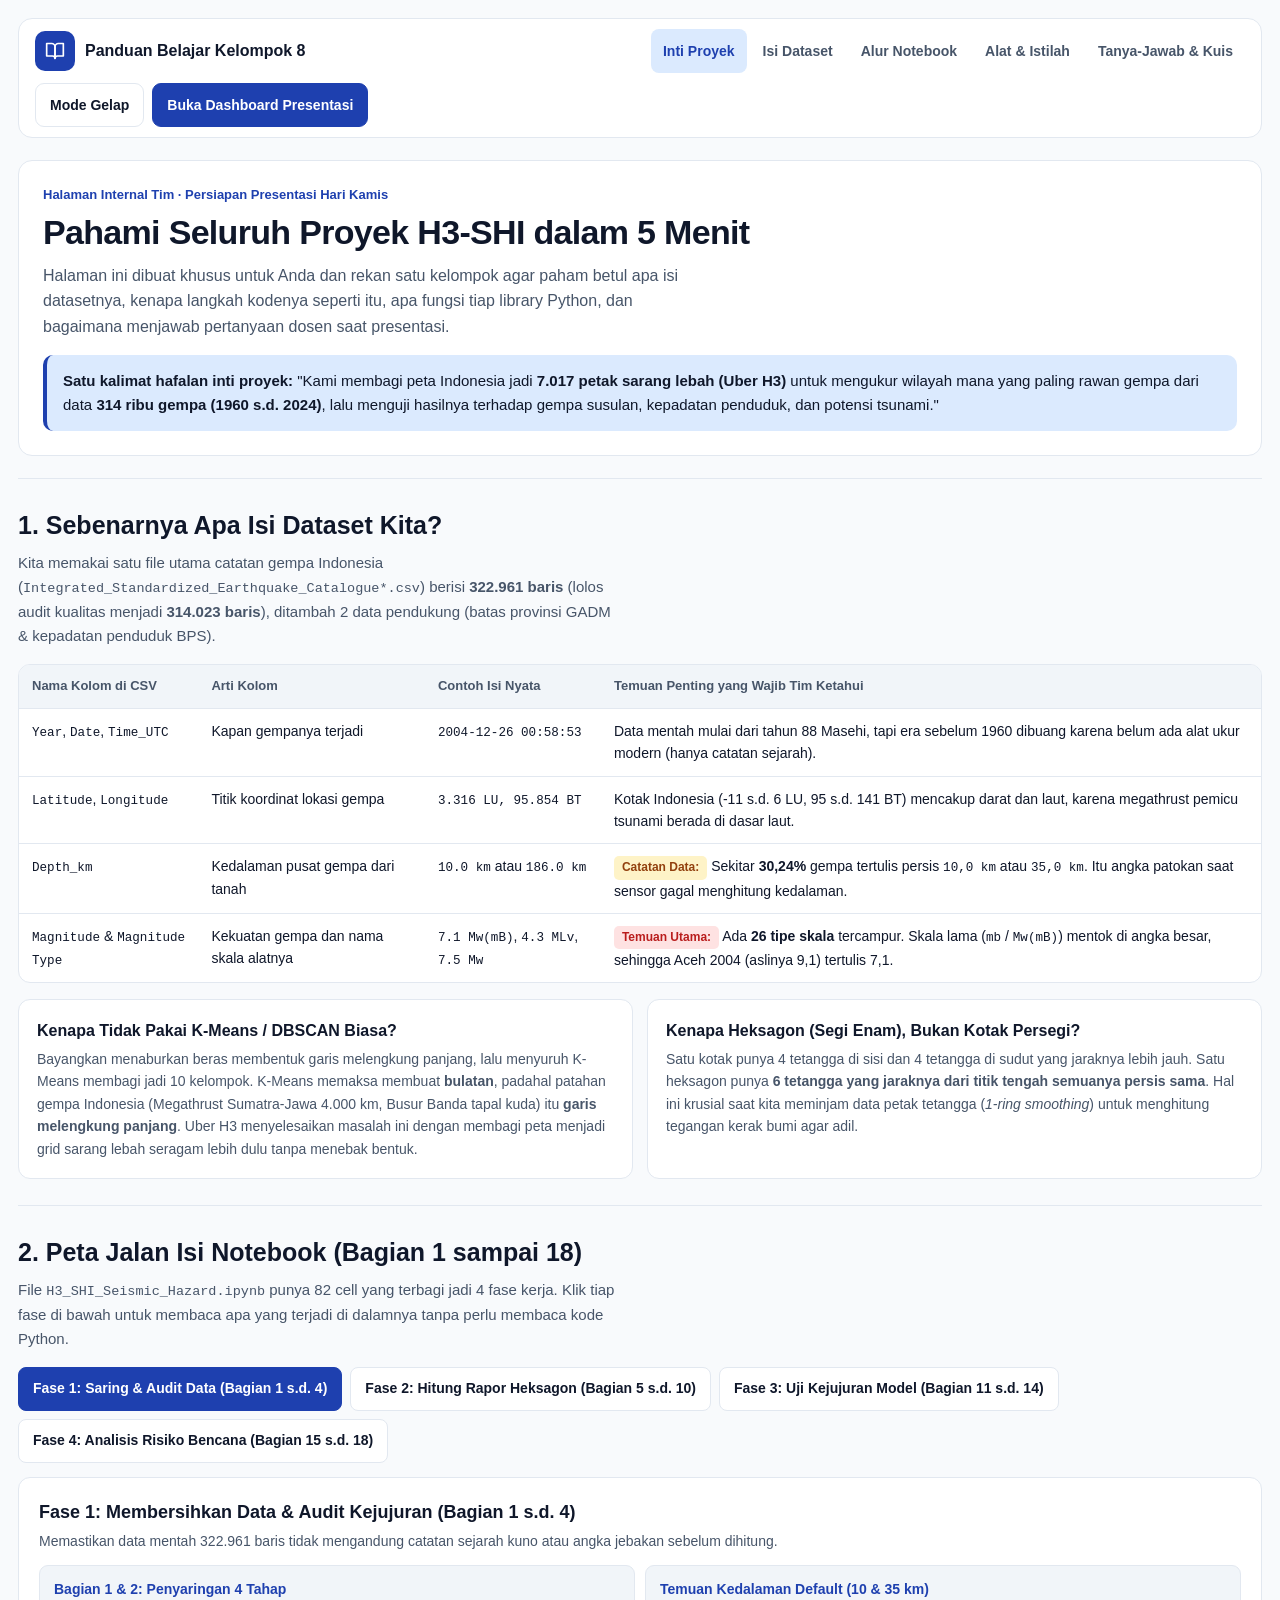
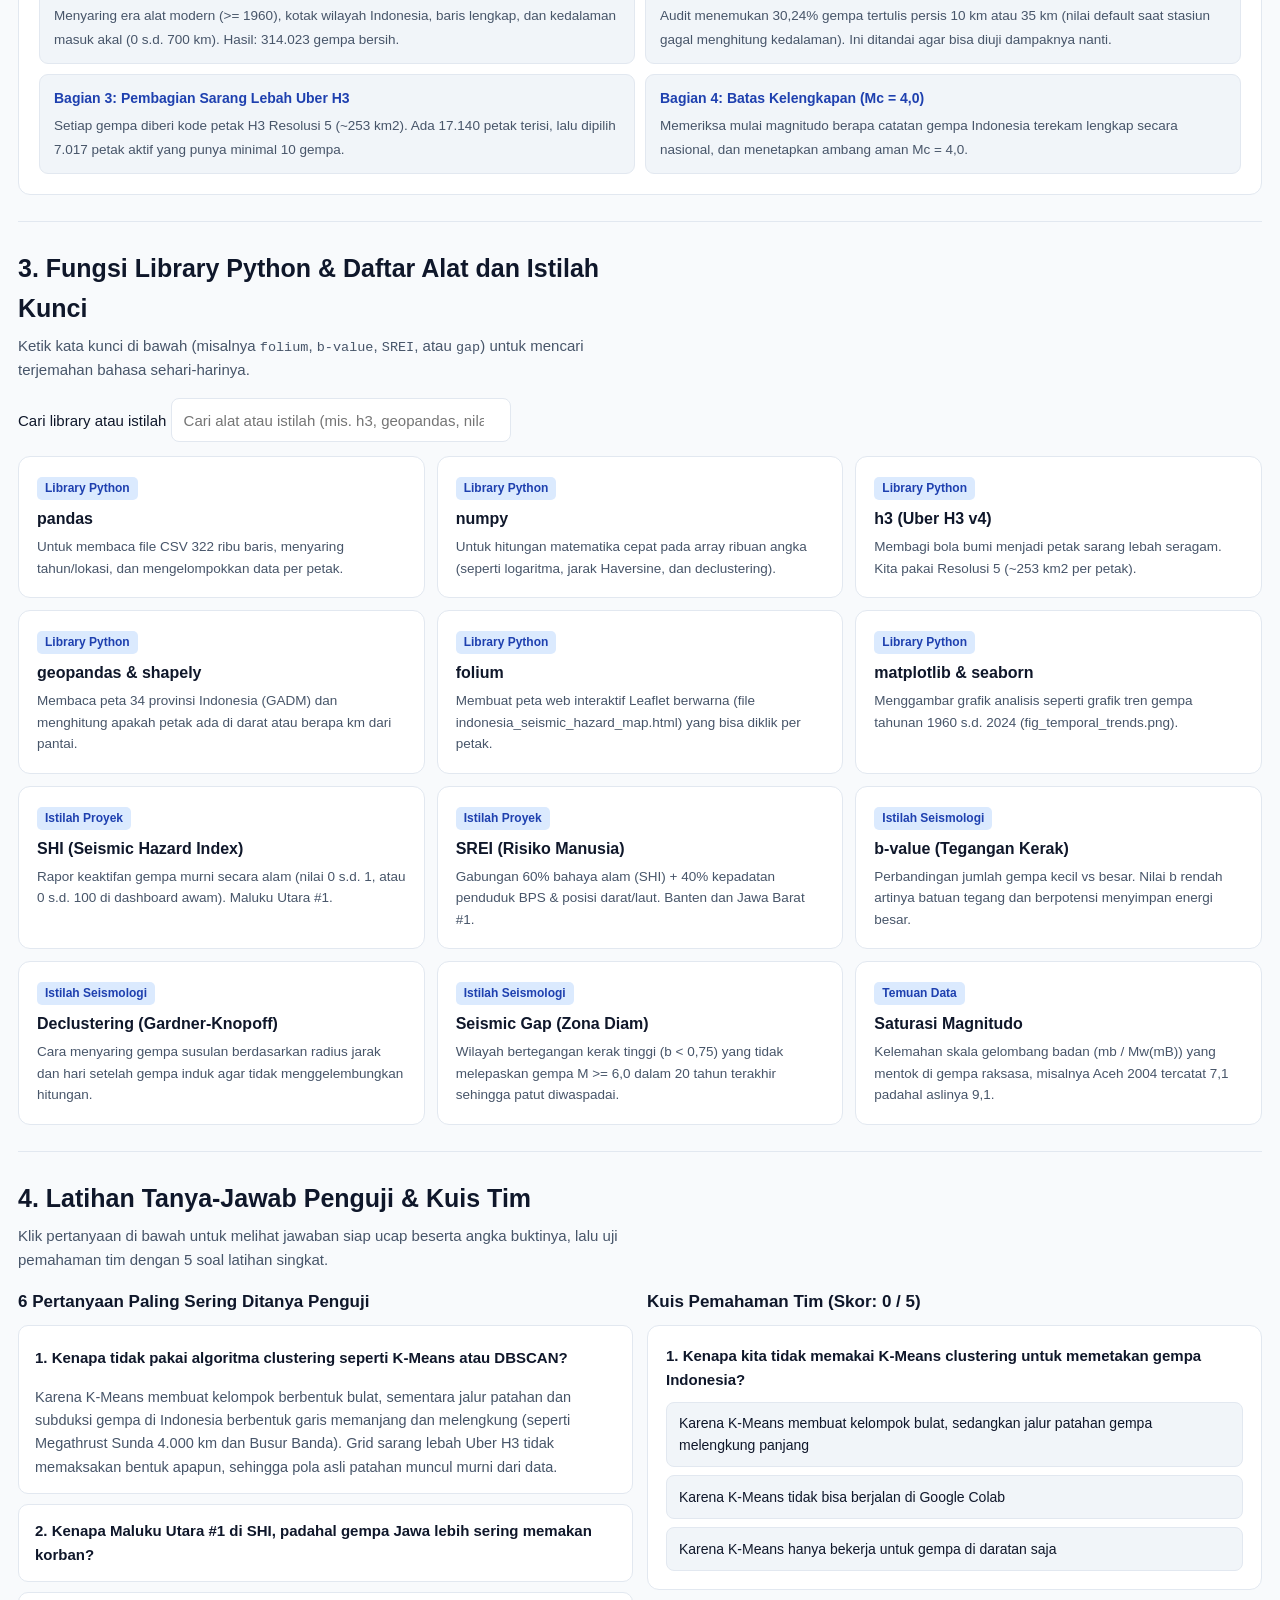
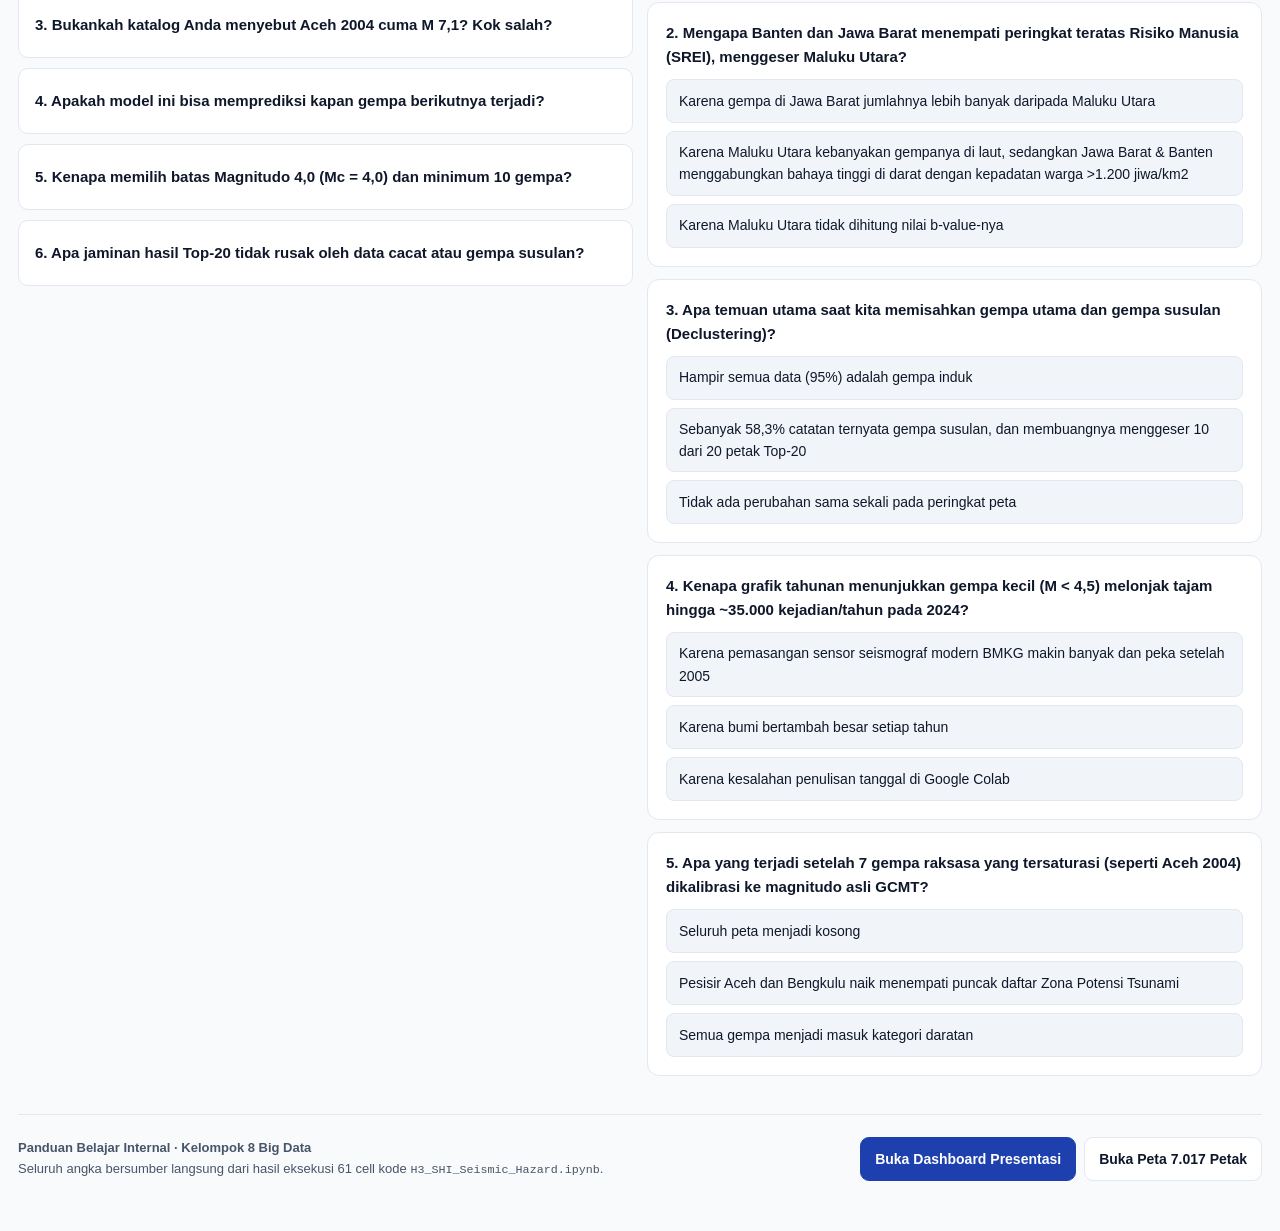
<file: panduan_belajar.html>
<!DOCTYPE html>
<html lang="id" data-theme="light">
<head>
  <meta charset="UTF-8">
  <meta name="viewport" content="width=device-width, initial-scale=1.0">
  <title>Panduan Memahami Proyek H3-SHI - Dashboard Belajar Tim</title>
  <style>
    :root {
      color-scheme: light;
      --bg-canvas: #f8fafc;
      --bg-surface: #ffffff;
      --bg-subtle: #f1f5f9;
      --ink-primary: #0f172a;
      --ink-muted: #475569;
      --border-line: #e2e8f0;
      --border-strong: #1e40af;
      --brand: #1e40af;
      --brand-soft: #dbeafe;
      --accent: #d97706;
      --accent-soft: #fef3c7;
      --accent-ink: #92400e;
      --ok: #166534;
      --ok-soft: #dcfce7;
      --danger: #b91c1c;
      --danger-soft: #fee2e2;
      --focus-ring: #1e40af;
    }

    [data-theme="dark"] {
      color-scheme: dark;
      --bg-canvas: #0f172a;
      --bg-surface: #1e293b;
      --bg-subtle: #263348;
      --ink-primary: #f8fafc;
      --ink-muted: #cbd5e1;
      --border-line: #334155;
      --border-strong: #93c5fd;
      --brand: #93c5fd;
      --brand-soft: #1e3a8a;
      --accent: #fbbf24;
      --accent-soft: #451a03;
      --accent-ink: #fde68a;
      --ok: #86efac;
      --ok-soft: #14532d;
      --danger: #fca5a5;
      --danger-soft: #450a0a;
      --focus-ring: #93c5fd;
    }

    *, *::before, *::after { box-sizing: border-box; }
    html { scroll-behavior: smooth; }
    body {
      margin: 0;
      background: var(--bg-canvas);
      color: var(--ink-primary);
      font-family: -apple-system, BlinkMacSystemFont, "Segoe UI", Inter, Roboto, Arial, sans-serif;
      font-size: 15px;
      line-height: 1.6;
    }
    code, .mono { font-family: ui-monospace, SFMono-Regular, Menlo, Consolas, monospace; font-size: 0.9em; }
    .num { font-variant-numeric: tabular-nums; }
    button, input, a { font: inherit; color: inherit; }
    button { cursor: pointer; }
    a:focus-visible, button:focus-visible, input:focus-visible, summary:focus-visible {
      outline: 2px solid var(--focus-ring); outline-offset: 2px;
    }
    [hidden] { display: none !important; }
    .skip-link {
      position: absolute; left: -9999px; top: 8px; z-index: 100;
      background: var(--bg-surface); padding: 10px 14px; border: 2px solid var(--border-strong); border-radius: 8px;
    }
    .skip-link:focus { left: 16px; }

    .container { width: min(100% - 36px, 1280px); margin-inline: auto; padding-bottom: 52px; }
    .site-header {
      width: min(100% - 36px, 1280px);
      margin: 18px auto 22px;
      background: var(--bg-surface);
      border: 1px solid var(--border-line);
      border-radius: 14px;
    }
    .header-inner {
      display: flex; flex-wrap: wrap; align-items: center; justify-content: space-between;
      gap: 10px 18px; padding: 10px 16px;
    }
    .brand {
      display: inline-flex; align-items: center; gap: 10px;
      font-size: 16px; font-weight: 750; text-decoration: none;
    }
    .brand-mark {
      display: grid; place-items: center; width: 40px; height: 40px;
      border-radius: 10px; background: #1e40af; color: #ffffff;
    }
    .section-nav { display: flex; flex-wrap: wrap; gap: 4px; }
    .section-nav a {
      display: inline-flex; align-items: center; min-height: 44px; padding: 6px 12px;
      border-radius: 8px; color: var(--ink-muted); font-size: 14px; font-weight: 600; text-decoration: none;
    }
    .section-nav a:hover, .section-nav a[aria-current] { color: var(--brand); background: var(--brand-soft); }
    .header-actions { display: flex; align-items: center; gap: 8px; }
    .btn-control, .btn-link {
      display: inline-flex; align-items: center; justify-content: center; gap: 6px;
      min-height: 44px; padding: 8px 14px;
      border: 1px solid var(--border-line); border-radius: 9px;
      background: var(--bg-surface); color: var(--ink-primary);
      font-size: 14px; font-weight: 600; text-decoration: none;
    }
    .btn-control:hover, .btn-link:hover { background: var(--bg-subtle); border-color: var(--brand); }
    .btn-primary { background: #1e40af; border-color: #1e40af; color: #ffffff; }
    .btn-primary:hover { background: #1e3a8a; }

    .hero-box {
      background: var(--bg-surface); border: 1px solid var(--border-line);
      border-radius: 14px; padding: 24px; margin-bottom: 22px;
    }
    .eyebrow { margin: 0 0 6px; color: var(--brand); font-size: 13px; font-weight: 700; }
    h1 { margin: 0 0 10px; font-size: clamp(24px, 3vw, 34px); line-height: 1.2; letter-spacing: -0.02em; }
    .lead-copy { margin: 0; max-width: 72ch; color: var(--ink-muted); font-size: 16px; }
    .one-liner {
      margin-top: 16px; padding: 14px 16px; border-radius: 10px;
      background: var(--brand-soft); border-left: 4px solid var(--brand);
      font-size: 15px;
    }

    .section-block { padding: 26px 0; border-top: 1px solid var(--border-line); scroll-margin-top: 16px; }
    .section-head { margin-bottom: 16px; max-width: 72ch; }
    .section-title { margin: 0 0 6px; font-size: clamp(20px, 2.2vw, 25px); font-weight: 750; }
    .section-desc { margin: 0; color: var(--ink-muted); }

    .grid-2 { display: grid; grid-template-columns: repeat(2, minmax(0, 1fr)); gap: 14px; }
    .grid-3 { display: grid; grid-template-columns: repeat(3, minmax(0, 1fr)); gap: 12px; }
    .panel {
      background: var(--bg-surface); border: 1px solid var(--border-line);
      border-radius: 12px; padding: 18px; min-width: 0;
    }
    .panel-title { margin: 0 0 4px; font-size: 16px; font-weight: 750; }
    .panel-sub { margin: 0 0 10px; font-size: 13px; color: var(--ink-muted); }

    .table-wrap {
      overflow-x: auto; background: var(--bg-surface);
      border: 1px solid var(--border-line); border-radius: 12px;
    }
    table { width: 100%; border-collapse: collapse; font-size: 14px; text-align: left; }
    th, td { padding: 11px 13px; border-bottom: 1px solid var(--border-line); vertical-align: top; }
    th { background: var(--bg-subtle); font-size: 13px; font-weight: 700; color: var(--ink-muted); }
    tbody tr:last-child td { border-bottom: 0; }

    .tab-bar { display: flex; flex-wrap: wrap; gap: 8px; margin-bottom: 14px; }
    .filter-btn {
      min-height: 44px; padding: 8px 14px; border: 1px solid var(--border-line);
      border-radius: 8px; background: var(--bg-surface); font-size: 14px; font-weight: 650;
    }
    .filter-btn:hover { border-color: var(--brand); }
    .filter-btn[aria-pressed="true"] { background: #1e40af; color: #ffffff; border-color: #1e40af; }
    [data-theme="dark"] .filter-btn[aria-pressed="true"] { background: #93c5fd; color: #0f172a; }

    .phase-detail {
      background: var(--bg-surface); border: 1px solid var(--border-line);
      border-radius: 12px; padding: 20px;
    }
    .phase-steps { display: grid; grid-template-columns: repeat(2, minmax(0, 1fr)); gap: 10px; margin-top: 12px; }
    .phase-step-item {
      padding: 12px 14px; background: var(--bg-subtle); border-radius: 9px; border: 1px solid var(--border-line);
    }
    .phase-step-item strong { display: block; color: var(--brand); margin-bottom: 3px; font-size: 14px; }
    .phase-step-item span { font-size: 13.5px; color: var(--ink-muted); }

    .search-input {
      width: min(100%, 340px); height: 44px; padding: 6px 12px;
      background: var(--bg-surface); border: 1px solid var(--border-line); border-radius: 8px;
    }

    .tag {
      display: inline-flex; padding: 2px 8px; border-radius: 5px;
      font-size: 12px; font-weight: 700; background: var(--brand-soft); color: var(--brand);
    }
    .tag-warn { background: var(--accent-soft); color: var(--accent-ink); }
    .tag-alert { background: var(--danger-soft); color: var(--danger); }

    /* Q&A & Quiz */
    .qa-item {
      background: var(--bg-surface); border: 1px solid var(--border-line);
      border-radius: 10px; padding: 14px 16px; margin-bottom: 10px;
    }
    .qa-item summary {
      cursor: pointer; font-weight: 700; font-size: 15px; min-height: 36px;
      display: flex; align-items: center; justify-content: space-between;
    }
    .qa-item p { margin: 10px 0 0; font-size: 14.5px; color: var(--ink-muted); }

    .quiz-card {
      background: var(--bg-surface); border: 1px solid var(--border-line);
      border-radius: 12px; padding: 18px; margin-bottom: 12px;
    }
    .quiz-q { margin: 0 0 10px; font-weight: 750; font-size: 15px; }
    .quiz-opts { display: grid; gap: 8px; }
    .quiz-opt {
      text-align: left; min-height: 44px; padding: 9px 12px;
      border: 1px solid var(--border-line); border-radius: 8px; background: var(--bg-subtle);
      font-size: 14px;
    }
    .quiz-opt:hover { border-color: var(--brand); }
    .quiz-opt.is-correct { background: var(--ok-soft); border-color: var(--ok); color: var(--ok); font-weight: 700; }
    .quiz-opt.is-wrong { background: var(--danger-soft); border-color: var(--danger); color: var(--danger); }
    .quiz-fb { margin: 10px 0 0; font-size: 13.5px; color: var(--ink-muted); }

    .site-footer {
      padding-top: 22px; border-top: 1px solid var(--border-line);
      display: flex; flex-wrap: wrap; justify-content: space-between; align-items: center;
      gap: 12px; font-size: 13px; color: var(--ink-muted);
    }

    @media (max-width: 760px) {
      .container, .site-header { width: calc(100% - 20px); }
      .grid-2, .grid-3, .phase-steps { grid-template-columns: 1fr; }
      .search-input { font-size: 16px; width: 100%; }
    }
    @media (prefers-reduced-motion: reduce) { html { scroll-behavior: auto; } }
  </style>
</head>
<body>
  <a href="#main-content" class="skip-link">Langsung ke materi belajar</a>

  <header class="site-header">
    <div class="header-inner">
      <a class="brand" href="#inti">
        <span class="brand-mark" aria-hidden="true">
          <svg viewBox="0 0 24 24" width="20" height="20" fill="none" stroke="currentColor" stroke-width="2" stroke-linecap="round" stroke-linejoin="round"><path d="M2 3h6a4 4 0 0 1 4 4v14a3 3 0 0 0-3-3H2z"/><path d="M22 3h-6a4 4 0 0 0-4 4v14a3 3 0 0 1 3-3h7z"/></svg>
        </span>
        Panduan Belajar Kelompok 8
      </a>
      <nav class="section-nav" aria-label="Menu panduan belajar">
        <a href="#inti" aria-current="location">Inti Proyek</a>
        <a href="#dataset">Isi Dataset</a>
        <a href="#alur-kode">Alur Notebook</a>
        <a href="#kamus">Alat &amp; Istilah</a>
        <a href="#latihan">Tanya-Jawab &amp; Kuis</a>
      </nav>
      <div class="header-actions">
        <button type="button" id="theme-toggle" class="btn-control">Mode Gelap</button>
        <a href="index.html" class="btn-link btn-primary">Buka Dashboard Presentasi</a>
      </div>
    </div>
  </header>

  <main id="main-content" class="container">
    <!-- 1. INTI PROYEK -->
    <section id="inti" class="hero-box" aria-labelledby="h-inti">
      <p class="eyebrow">Halaman Internal Tim &middot; Persiapan Presentasi Hari Kamis</p>
      <h1 id="h-inti">Pahami Seluruh Proyek H3-SHI dalam 5 Menit</h1>
      <p class="lead-copy">
        Halaman ini dibuat khusus untuk Anda dan rekan satu kelompok agar paham betul apa isi datasetnya, kenapa langkah kodenya seperti itu, apa fungsi tiap library Python, dan bagaimana menjawab pertanyaan dosen saat presentasi.
      </p>
      <div class="one-liner">
        <strong>Satu kalimat hafalan inti proyek:</strong>
        "Kami membagi peta Indonesia jadi <strong>7.017 petak sarang lebah (Uber H3)</strong> untuk mengukur wilayah mana yang paling rawan gempa dari data <strong>314 ribu gempa (1960 s.d. 2024)</strong>, lalu menguji hasilnya terhadap gempa susulan, kepadatan penduduk, dan potensi tsunami."
      </div>
    </section>

    <!-- 2. BEDAH ISI DATASET -->
    <section id="dataset" class="section-block" aria-labelledby="h-dataset">
      <div class="section-head">
        <h2 id="h-dataset" class="section-title">1. Sebenarnya Apa Isi Dataset Kita?</h2>
        <p class="section-desc">
          Kita memakai satu file utama catatan gempa Indonesia (<code>Integrated_Standardized_Earthquake_Catalogue*.csv</code>) berisi <strong>322.961 baris</strong> (lolos audit kualitas menjadi <strong>314.023 baris</strong>), ditambah 2 data pendukung (batas provinsi GADM &amp; kepadatan penduduk BPS).
        </p>
      </div>

      <div class="table-wrap" style="margin-bottom:16px;">
        <table>
          <thead>
            <tr>
              <th scope="col">Nama Kolom di CSV</th>
              <th scope="col">Arti Kolom</th>
              <th scope="col">Contoh Isi Nyata</th>
              <th scope="col">Temuan Penting yang Wajib Tim Ketahui</th>
            </tr>
          </thead>
          <tbody>
            <tr>
              <td><code>Year</code>, <code>Date</code>, <code>Time_UTC</code></td>
              <td>Kapan gempanya terjadi</td>
              <td><code>2004-12-26 00:58:53</code></td>
              <td>Data mentah mulai dari tahun 88 Masehi, tapi era sebelum 1960 dibuang karena belum ada alat ukur modern (hanya catatan sejarah).</td>
            </tr>
            <tr>
              <td><code>Latitude</code>, <code>Longitude</code></td>
              <td>Titik koordinat lokasi gempa</td>
              <td><code>3.316 LU, 95.854 BT</code></td>
              <td>Kotak Indonesia (-11 s.d. 6 LU, 95 s.d. 141 BT) mencakup darat dan laut, karena megathrust pemicu tsunami berada di dasar laut.</td>
            </tr>
            <tr>
              <td><code>Depth_km</code></td>
              <td>Kedalaman pusat gempa dari tanah</td>
              <td><code>10.0 km</code> atau <code>186.0 km</code></td>
              <td><span class="tag tag-warn">Catatan Data:</span> Sekitar <strong>30,24%</strong> gempa tertulis persis <code>10,0 km</code> atau <code>35,0 km</code>. Itu angka patokan saat sensor gagal menghitung kedalaman.</td>
            </tr>
            <tr>
              <td><code>Magnitude</code> &amp; <code>Magnitude Type</code></td>
              <td>Kekuatan gempa dan nama skala alatnya</td>
              <td><code>7.1 Mw(mB)</code>, <code>4.3 MLv</code>, <code>7.5 Mw</code></td>
              <td><span class="tag tag-alert">Temuan Utama:</span> Ada <strong>26 tipe skala</strong> tercampur. Skala lama (<code>mb</code> / <code>Mw(mB)</code>) mentok di angka besar, sehingga Aceh 2004 (aslinya 9,1) tertulis 7,1.</td>
            </tr>
          </tbody>
        </table>
      </div>

      <div class="grid-2">
        <div class="panel">
          <h3 class="panel-title">Kenapa Tidak Pakai K-Means / DBSCAN Biasa?</h3>
          <p style="margin:0; font-size:14px; color:var(--ink-muted);">
            Bayangkan menaburkan beras membentuk garis melengkung panjang, lalu menyuruh K-Means membagi jadi 10 kelompok. K-Means memaksa membuat <strong>bulatan</strong>, padahal patahan gempa Indonesia (Megathrust Sumatra-Jawa 4.000 km, Busur Banda tapal kuda) itu <strong>garis melengkung panjang</strong>. Uber H3 menyelesaikan masalah ini dengan membagi peta menjadi grid sarang lebah seragam lebih dulu tanpa menebak bentuk.
          </p>
        </div>
        <div class="panel">
          <h3 class="panel-title">Kenapa Heksagon (Segi Enam), Bukan Kotak Persegi?</h3>
          <p style="margin:0; font-size:14px; color:var(--ink-muted);">
            Satu kotak punya 4 tetangga di sisi dan 4 tetangga di sudut yang jaraknya lebih jauh. Satu heksagon punya <strong>6 tetangga yang jaraknya dari titik tengah semuanya persis sama</strong>. Hal ini krusial saat kita meminjam data petak tetangga (<em>1-ring smoothing</em>) untuk menghitung tegangan kerak bumi agar adil.
          </p>
        </div>
      </div>
    </section>

    <!-- 3. ALUR KODE NOTEBOOK STEP-BY-STEP -->
    <section id="alur-kode" class="section-block" aria-labelledby="h-alur">
      <div class="section-head">
        <h2 id="h-alur" class="section-title">2. Peta Jalan Isi Notebook (Bagian 1 sampai 18)</h2>
        <p class="section-desc">
          File <code>H3_SHI_Seismic_Hazard.ipynb</code> punya 82 cell yang terbagi jadi 4 fase kerja. Klik tiap fase di bawah untuk membaca apa yang terjadi di dalamnya tanpa perlu membaca kode Python.
        </p>
      </div>

      <div class="tab-bar" role="group" aria-label="Pilih fase notebook">
        <button type="button" class="filter-btn phase-btn" data-phase="1" aria-pressed="true">Fase 1: Saring &amp; Audit Data (Bagian 1 s.d. 4)</button>
        <button type="button" class="filter-btn phase-btn" data-phase="2" aria-pressed="false">Fase 2: Hitung Rapor Heksagon (Bagian 5 s.d. 10)</button>
        <button type="button" class="filter-btn phase-btn" data-phase="3" aria-pressed="false">Fase 3: Uji Kejujuran Model (Bagian 11 s.d. 14)</button>
        <button type="button" class="filter-btn phase-btn" data-phase="4" aria-pressed="false">Fase 4: Analisis Risiko Bencana (Bagian 15 s.d. 18)</button>
      </div>

      <div id="phase-box" class="phase-detail" aria-live="polite"></div>
    </section>

    <!-- 4. KAMUS LIBRARY PYTHON & ISTILAH RUMIT -->
    <section id="kamus" class="section-block" aria-labelledby="h-kamus">
      <div class="section-head">
        <h2 id="h-kamus" class="section-title">3. Fungsi Library Python &amp; Daftar Alat dan Istilah Kunci</h2>
        <p class="section-desc">
          Ketik kata kunci di bawah (misalnya <code>folium</code>, <code>b-value</code>, <code>SREI</code>, atau <code>gap</code>) untuk mencari terjemahan bahasa sehari-harinya.
        </p>
      </div>

      <div style="margin-bottom:14px;">
        <label for="glossary-search" class="sr-only">Cari library atau istilah</label>
        <input type="search" id="glossary-search" class="search-input" placeholder="Cari alat atau istilah (mis. h3, geopandas, nilai b)..." autocomplete="off">
      </div>

      <div id="glossary-grid" class="grid-3"></div>
    </section>

    <!-- 5. TANYA JAWAB DOSEN & KUIS LATIHAN -->
    <section id="latihan" class="section-block" aria-labelledby="h-latihan">
      <div class="section-head">
        <h2 id="h-latihan" class="section-title">4. Latihan Tanya-Jawab Penguji &amp; Kuis Tim</h2>
        <p class="section-desc">
          Klik pertanyaan di bawah untuk melihat jawaban siap ucap beserta angka buktinya, lalu uji pemahaman tim dengan 5 soal latihan singkat.
        </p>
      </div>

      <div class="grid-2">
        <div>
          <h3 style="margin:0 0 10px; font-size:17px;">6 Pertanyaan Paling Sering Ditanya Penguji</h3>
          <details class="qa-item" open>
            <summary>1. Kenapa tidak pakai algoritma clustering seperti K-Means atau DBSCAN?</summary>
            <p>Karena K-Means membuat kelompok berbentuk bulat, sementara jalur patahan dan subduksi gempa di Indonesia berbentuk garis memanjang dan melengkung (seperti Megathrust Sunda 4.000 km dan Busur Banda). Grid sarang lebah Uber H3 tidak memaksakan bentuk apapun, sehingga pola asli patahan muncul murni dari data.</p>
          </details>
          <details class="qa-item">
            <summary>2. Kenapa Maluku Utara #1 di SHI, padahal gempa Jawa lebih sering memakan korban?</summary>
            <p>Karena skor SHI hanya mengukur keaktifan geologi alam, dan 17 dari 20 petak Maluku Utara berada di laut pertemuan lempeng. Saat kami gabungkan dengan kepadatan penduduk BPS menjadi skor Risiko Manusia (SREI) di Bagian 18, peringkat teratas langsung pindah ke daratan padat di Banten (0,6946), Jawa Barat (0,6817), Bali (0,6587), dan DI Yogyakarta (0,6585).</p>
          </details>
          <details class="qa-item">
            <summary>3. Bukankah katalog Anda menyebut Aceh 2004 cuma M 7,1? Kok salah?</summary>
            <p>Betul, dan itu justru temuan audit kami! Katalog lama mencatatnya 7,1 dengan skala gelombang badan (Mw(mB)) karena alat pra-2010 jenuh di angka besar. Pada Bagian 15 notebook, kami mengkalibrasi 7 gempa raksasa memakai data global GCMT/USGS (Aceh menjadi 9,1), sehingga Aceh dan Bengkulu langsung naik ke peringkat puncak zona potensi tsunami.</p>
          </details>
          <details class="qa-item">
            <summary>4. Apakah model ini bisa memprediksi kapan gempa berikutnya terjadi?</summary>
            <p>Tidak. Proyek ini membuat peta indeks bahaya spasial (di mana tempat paling rawan berdasarkan data 1960 s.d. 2024), bukan alat peramal tanggal atau jam gempa. Gunanya untuk prioritas mitigasi bangunan tahan gempa dan jalur evakuasi tsunami.</p>
          </details>
          <details class="qa-item">
            <summary>5. Kenapa memilih batas Magnitudo 4,0 (Mc = 4,0) dan minimum 10 gempa?</summary>
            <p>Uji statistik MAXC menyarankan 3,0, tapi sensor di Indonesia timur dulu jarang sehingga gempa kecil banyak lolos. Memilih Mc = 4,0 dan minimal 10 gempa per petak memastikan kita tidak terkecoh oleh petak yang sepi hanya karena kurang sensor, sekaligus menjaga estimasi tegangan batuan (b-value) tetap stabil.</p>
          </details>
          <details class="qa-item">
            <summary>6. Apa jaminan hasil Top-20 tidak rusak oleh data cacat atau gempa susulan?</summary>
            <p>Kami sudah mengujinya 4 kali: (a) membuang 30,2% data kedalaman default 10/35 km, hasilnya 20 dari 20 teratas tetap bertahan; (b) memisahkan 58,3% gempa susulan memakai Gardner-Knopoff (korelasi Spearman tetap kuat 0,87); dan (c) membandingkan tren era sesudah 2005 pada ambang adil M &ge; 4,5 agar tidak tertipu lonjakan sensor baru.</p>
          </details>
        </div>

        <div>
          <h3 style="margin:0 0 10px; font-size:17px;">Kuis Pemahaman Tim (Skor: <span id="quiz-score">0</span> / 5)</h3>
          <div id="quiz-container"></div>
        </div>
      </div>
    </section>

    <footer class="site-footer">
      <div>
        <strong>Panduan Belajar Internal &middot; Kelompok 8 Big Data</strong><br>
        <span>Seluruh angka bersumber langsung dari hasil eksekusi 61 cell kode <code>H3_SHI_Seismic_Hazard.ipynb</code>.</span>
      </div>
      <div style="display:flex; gap:8px; flex-wrap:wrap;">
        <a href="index.html" class="btn-link btn-primary">Buka Dashboard Presentasi</a>
        <a href="indonesia_seismic_hazard_map.html" class="btn-link">Buka Peta 7.017 Petak</a>
      </div>
    </footer>
  </main>

  <script>
    const PHASES = {
      "1": {
        title: "Fase 1: Membersihkan Data & Audit Kejujuran (Bagian 1 s.d. 4)",
        summary: "Memastikan data mentah 322.961 baris tidak mengandung catatan sejarah kuno atau angka jebakan sebelum dihitung.",
        steps: [
          { name: "Bagian 1 & 2: Penyaringan 4 Tahap", desc: "Menyaring era alat modern (>= 1960), kotak wilayah Indonesia, baris lengkap, dan kedalaman masuk akal (0 s.d. 700 km). Hasil: 314.023 gempa bersih." },
          { name: "Temuan Kedalaman Default (10 & 35 km)", desc: "Audit menemukan 30,24% gempa tertulis persis 10 km atau 35 km (nilai default saat stasiun gagal menghitung kedalaman). Ini ditandai agar bisa diuji dampaknya nanti." },
          { name: "Bagian 3: Pembagian Sarang Lebah Uber H3", desc: "Setiap gempa diberi kode petak H3 Resolusi 5 (~253 km2). Ada 17.140 petak terisi, lalu dipilih 7.017 petak aktif yang punya minimal 10 gempa." },
          { name: "Bagian 4: Batas Kelengkapan (Mc = 4,0)", desc: "Memeriksa mulai magnitudo berapa catatan gempa Indonesia terekam lengkap secara nasional, dan menetapkan ambang aman Mc = 4,0." }
        ]
      },
      "2": {
        title: "Fase 2: Menghitung Skor Bahaya 4 Indikator & Peta (Bagian 5 s.d. 10)",
        summary: "Mengubah ribuan titik gempa menjadi skor rapor bahaya 0 sampai 1 (atau 0 s.d. 100 di dashboard awam) lalu menaruhnya di peta provinsi.",
        steps: [
          { name: "Bagian 5: Fungsi build_shi() dengan 4 Bahan", desc: "Menggabungkan rata-rata 0,25 untuk: Densitas Gempa (n_norm), Rasio Dangkal dengan shrinkage (s_norm), Tegangan Batuan dari b-value (b_inv), dan Magnitudo Maks (m_norm)." },
          { name: "Bagian 6: 14 Pemeriksaan Otomatis (Assertions)", desc: "Memastikan tidak ada skor keluar rentang [0, 1], tidak ada angka NaN, dan tidak ada nilai tertinggal." },
          { name: "Bagian 7 & 8: Uji Sensitivitas & Grafik", desc: "Menguji apakah peringkat berubah jika syarat minimum gempa (5/10/20), ukuran petak (Res 4/5/6), bobot entropi, atau data 10 km diubah." },
          { name: "Bagian 9 & 10: Peta Provinsi & Folium Interaktif", desc: "Mencocokkan Top-20 dengan batas 34 provinsi GADM (17 Maluku Utara, 2 Sulut, 1 Papua) lalu membuat file peta interaktif 16,8 MB." }
        ]
      },
      "3": {
        title: "Fase 3: Uji Kejujuran terhadap Gempa Nyata (Bagian 11 s.d. 14)",
        summary: "Menguji apakah model kita sesuai dengan 6 gempa besar sejarah Indonesia dan menyelidiki keanehan skala magnitudo.",
        steps: [
          { name: "Bagian 12: Cek 6 Gempa Bersejarah", desc: "Memeriksa Aceh 2004, Nias 2005, Yogya 2006, Padang 2009, Lombok 2018, dan Palu 2018. Terbongkar bahwa gempa Aceh hanya tercatat 7,1 di data mentah dan susulannya tersebar 1.300 km." },
          { name: "Bagian 13: Investigasi 26 Skala Magnitudo", desc: "Membuktikan adanya pencampuran 26 tipe skala (MLv 42,2%, mb 30,4%, Mw murni cuma 0,43%), tapi tercampur merata antarwilayah sehingga peringkat relatif tetap aman." },
          { name: "Bagian 13.4 & 13.5: Uji Konversi Scordilis", desc: "Mencoba rumus konversi generik dan menyimpulkan bahwa mengkalibrasi magnitudo gempa raksasa langsung dari GCMT lebih tepat sasaran." },
          { name: "Bagian 14: Ekspor Ringkasan Teks", desc: "Menulis seluruh metrik audit ke file h3shi_review.txt agar angka laporan selalu konsisten." }
        ]
      },
      "4": {
        title: "Fase 4: Pengembangan Analisis Risiko Bencana (Bagian 15 s.d. 18)",
        summary: "Mengubah peta geologi menjadi peta risiko manusia, memisahkan gempa susulan, mengecek tren tahunan, dan memetakan tsunami.",
        steps: [
          { name: "Bagian 15: Tambal 7 Gempa Raksasa & Darat vs Tsunami", desc: "Mengkalibrasi Aceh (9,1), Nias (8,6), Bengkulu (8,4), dll. Memisahkan 7.017 petak jadi 2.760 darat, 2.798 laut dekat pantai, 1.459 laut lepas, serta menemukan 74 petak kandidat tsunami." },
          { name: "Bagian 16: Buang Gempa Susulan & Cari Zona Diam", desc: "Metode Gardner-Knopoff memisahkan 41,7% gempa induk vs 58,3% susulan, dan mendeteksi 1.205 petak kandidat Seismic Gap yang tegang namun tenang sejak 2005." },
          { name: "Bagian 17: Grafik Tren 1960 s.d. 2024", desc: "Memisahkan lonjakan gempa kecil (< 4,5) karena bertambahnya sensor baru dari aktivitas gempa M >= 4,5 yang naik 8,86x di Sumbar dan 4,71x di Aceh pasca-2005." },
          { name: "Bagian 18: Indeks Risiko Manusia (SREI)", desc: "Menggabungkan SHI (60%) + kepadatan penduduk BPS & jarak ke darat (40%). Hasilnya Banten, Jawa Barat, Bali, dan DI Yogyakarta menempati puncak risiko warga." }
        ]
      }
    };

    const GLOSSARY = [
      { name: "pandas", cat: "Library Python", desc: "Untuk membaca file CSV 322 ribu baris, menyaring tahun/lokasi, dan mengelompokkan data per petak." },
      { name: "numpy", cat: "Library Python", desc: "Untuk hitungan matematika cepat pada array ribuan angka (seperti logaritma, jarak Haversine, dan declustering)." },
      { name: "h3 (Uber H3 v4)", cat: "Library Python", desc: "Membagi bola bumi menjadi petak sarang lebah seragam. Kita pakai Resolusi 5 (~253 km2 per petak)." },
      { name: "geopandas & shapely", cat: "Library Python", desc: "Membaca peta 34 provinsi Indonesia (GADM) dan menghitung apakah petak ada di darat atau berapa km dari pantai." },
      { name: "folium", cat: "Library Python", desc: "Membuat peta web interaktif Leaflet berwarna (file indonesia_seismic_hazard_map.html) yang bisa diklik per petak." },
      { name: "matplotlib & seaborn", cat: "Library Python", desc: "Menggambar grafik analisis seperti grafik tren gempa tahunan 1960 s.d. 2024 (fig_temporal_trends.png)." },
      { name: "SHI (Seismic Hazard Index)", cat: "Istilah Proyek", desc: "Rapor keaktifan gempa murni secara alam (nilai 0 s.d. 1, atau 0 s.d. 100 di dashboard awam). Maluku Utara #1." },
      { name: "SREI (Risiko Manusia)", cat: "Istilah Proyek", desc: "Gabungan 60% bahaya alam (SHI) + 40% kepadatan penduduk BPS & posisi darat/laut. Banten dan Jawa Barat #1." },
      { name: "b-value (Tegangan Kerak)", cat: "Istilah Seismologi", desc: "Perbandingan jumlah gempa kecil vs besar. Nilai b rendah artinya batuan tegang dan berpotensi menyimpan energi besar." },
      { name: "Declustering (Gardner-Knopoff)", cat: "Istilah Seismologi", desc: "Cara menyaring gempa susulan berdasarkan radius jarak dan hari setelah gempa induk agar tidak menggelembungkan hitungan." },
      { name: "Seismic Gap (Zona Diam)", cat: "Istilah Seismologi", desc: "Wilayah bertegangan kerak tinggi (b < 0,75) yang tidak melepaskan gempa M >= 6,0 dalam 20 tahun terakhir sehingga patut diwaspadai." },
      { name: "Saturasi Magnitudo", cat: "Temuan Data", desc: "Kelemahan skala gelombang badan (mb / Mw(mB)) yang mentok di gempa raksasa, misalnya Aceh 2004 tercatat 7,1 padahal aslinya 9,1." }
    ];

    const QUIZ = [
      {
        q: "1. Kenapa kita tidak memakai K-Means clustering untuk memetakan gempa Indonesia?",
        opts: [
          "Karena K-Means membuat kelompok bulat, sedangkan jalur patahan gempa melengkung panjang",
          "Karena K-Means tidak bisa berjalan di Google Colab",
          "Karena K-Means hanya bekerja untuk gempa di daratan saja"
        ],
        ans: 0,
        why: "Benar! Megathrust Sunda dan Busur Banda berbentuk melengkung memanjang. Clustering bulat akan memotong satu sesar jadi beberapa bulatan tidak alami."
      },
      {
        q: "2. Mengapa Banten dan Jawa Barat menempati peringkat teratas Risiko Manusia (SREI), menggeser Maluku Utara?",
        opts: [
          "Karena gempa di Jawa Barat jumlahnya lebih banyak daripada Maluku Utara",
          "Karena Maluku Utara kebanyakan gempanya di laut, sedangkan Jawa Barat & Banten menggabungkan bahaya tinggi di darat dengan kepadatan warga >1.200 jiwa/km2",
          "Karena Maluku Utara tidak dihitung nilai b-value-nya"
        ],
        ans: 1,
        why: "Tepat! Bahaya geologi (SHI) di Maluku Utara memang tertinggi, tapi SREI memperhitungkan kepadatan warga yang tinggal tepat di atas zona gempa darat."
      },
      {
        q: "3. Apa temuan utama saat kita memisahkan gempa utama dan gempa susulan (Declustering)?",
        opts: [
          "Hampir semua data (95%) adalah gempa induk",
          "Sebanyak 58,3% catatan ternyata gempa susulan, dan membuangnya menggeser 10 dari 20 petak Top-20",
          "Tidak ada perubahan sama sekali pada peringkat peta"
        ],
        ans: 1,
        why: "Betul! Dari 314.017 gempa valid waktu, 182.999 (58,3%) adalah gempa susulan dari gempa utama."
      },
      {
        q: "4. Kenapa grafik tahunan menunjukkan gempa kecil (M < 4,5) melonjak tajam hingga ~35.000 kejadian/tahun pada 2024?",
        opts: [
          "Karena pemasangan sensor seismograf modern BMKG makin banyak dan peka setelah 2005",
          "Karena bumi bertambah besar setiap tahun",
          "Karena kesalahan penulisan tanggal di Google Colab"
        ],
        ans: 0,
        why: "Tepat! Itulah sebabnya saat membandingkan tren antar-era (Bagian 17) kita memakai ambang M >= 4,5 yang lebih adil antar-zaman."
      },
      {
        q: "5. Apa yang terjadi setelah 7 gempa raksasa yang tersaturasi (seperti Aceh 2004) dikalibrasi ke magnitudo asli GCMT?",
        opts: [
          "Seluruh peta menjadi kosong",
          "Pesisir Aceh dan Bengkulu naik menempati puncak daftar Zona Potensi Tsunami",
          "Semua gempa menjadi masuk kategori daratan"
        ],
        ans: 1,
        why: "Benar! Sebelum dikalibrasi, skala gempa Aceh/Bengkulu tertahan di 7,0 sehingga potensi tsunaminya kurang menonjol dibanding kenyataan."
      }
    ];

    const phaseBox = document.getElementById("phase-box");
    function renderPhase(id) {
      const p = PHASES[id];
      phaseBox.innerHTML = `
        <h3 class="panel-title" style="font-size:18px;">${p.title}</h3>
        <p class="panel-sub" style="font-size:14px;">${p.summary}</p>
        <div class="phase-steps">
          ${p.steps.map(s => `
            <div class="phase-step-item">
              <strong>${s.name}</strong>
              <span>${s.desc}</span>
            </div>
          `).join("")}
        </div>
      `;
    }
    document.querySelectorAll(".phase-btn").forEach(btn => {
      btn.addEventListener("click", () => {
        document.querySelectorAll(".phase-btn").forEach(b => b.setAttribute("aria-pressed", b === btn ? "true" : "false"));
        renderPhase(btn.dataset.phase);
      });
    });
    renderPhase("1");

    const glossaryGrid = document.getElementById("glossary-grid");
    const glossarySearch = document.getElementById("glossary-search");
    function renderGlossary(q = "") {
      const ql = q.trim().toLowerCase();
      const items = ql ? GLOSSARY.filter(g => g.name.toLowerCase().includes(ql) || g.cat.toLowerCase().includes(ql) || g.desc.toLowerCase().includes(ql)) : GLOSSARY;
      if (!items.length) {
        glossaryGrid.innerHTML = `<div class="panel" style="grid-column:1/-1;">Tidak ada istilah cocok dengan "${q}".</div>`;
        return;
      }
      glossaryGrid.innerHTML = items.map(g => `
        <article class="panel">
          <span class="tag" style="margin-bottom:6px;">${g.cat}</span>
          <h3 class="panel-title">${g.name}</h3>
          <p style="margin:0; font-size:13.5px; color:var(--ink-muted);">${g.desc}</p>
        </article>
      `).join("");
    }
    glossarySearch.addEventListener("input", e => renderGlossary(e.target.value));
    renderGlossary();

    const quizContainer = document.getElementById("quiz-container");
    const quizScoreEl = document.getElementById("quiz-score");
    const answered = new Map();
    quizContainer.innerHTML = QUIZ.map((item, qi) => `
      <div class="quiz-card" data-qi="${qi}">
        <p class="quiz-q">${item.q}</p>
        <div class="quiz-opts">
          ${item.opts.map((o, oi) => `<button type="button" class="quiz-opt" data-qi="${qi}" data-oi="${oi}">${o}</button>`).join("")}
        </div>
        <p class="quiz-fb" id="qfb-${qi}" hidden></p>
      </div>
    `).join("");

    quizContainer.addEventListener("click", e => {
      const btn = e.target.closest(".quiz-opt");
      if (!btn) return;
      const qi = Number(btn.dataset.qi), oi = Number(btn.dataset.oi);
      const item = QUIZ[qi];
      answered.set(qi, oi === item.ans);
      const card = btn.closest(".quiz-card");
      card.querySelectorAll(".quiz-opt").forEach((b, idx) => {
        b.classList.remove("is-correct", "is-wrong");
        if (idx === item.ans) b.classList.add("is-correct");
        else if (idx === oi) b.classList.add("is-wrong");
      });
      const fb = document.getElementById(`qfb-${qi}`);
      fb.hidden = false;
      fb.textContent = (oi === item.ans ? "Tepat! " : "Belum tepat. ") + item.why;
      quizScoreEl.textContent = [...answered.values()].filter(Boolean).length;
    });

    const themeBtn = document.getElementById("theme-toggle");
    themeBtn.addEventListener("click", () => {
      const htmlEl = document.documentElement;
      const next = htmlEl.getAttribute("data-theme") === "dark" ? "light" : "dark";
      htmlEl.setAttribute("data-theme", next);
      themeBtn.textContent = next === "dark" ? "Mode Terang" : "Mode Gelap";
    });

    const navLinks = [...document.querySelectorAll(".section-nav a")];
    window.addEventListener("hashchange", () => {
      const h = location.hash || "#inti";
      navLinks.forEach(a => a.hash === h ? a.setAttribute("aria-current", "location") : a.removeAttribute("aria-current"));
    });
  </script>
</body>
</html>
</file>
<file: dashboard-theme.css>
@font-face {
  font-family: 'DM Sans';
  src: url('DM-Sans-Variable.ttf') format('truetype');
  font-style: normal;
  font-weight: 100 1000;
  font-display: swap;
}
:root {
  --bg-canvas: #c6cddc;
  --bg-surface: #f9faff;
  --bg-subtle: #edf0f7;
  --ink-primary: #20243a;
  --ink-muted: #3e465c;
  --border-line: #b9c2d4;
  --border-strong: #514b9e;
  --brand: #514b9e;
  --brand-soft: #e9e8f7;
  --focus-ring: #514b9e;
  --map-water: #f0f3f9;
  --map-land: #dce3ee;
  --map-stroke: #a2b0c4;
  --profile-bg: #f4f5ff;
  --profile-bar-bg: #dce1ef;
  --profile-bar-fill: #8b88c0;
  --glass-shell: rgba(248, 250, 255, .32);
  --glass-panel: rgba(255, 255, 255, .48);
  --glass-border: rgba(255, 255, 255, .82);
}
[data-theme="dark"] {
  --bg-surface: #2a3048;
  --bg-subtle: #333b55;
  --ink-primary: #f4f5ff;
  --ink-muted: #d3d8ee;
  --border-line: #727d9c;
  --border-strong: #c5c0ff;
  --brand: #d5d1ff;
  --brand-soft: #4c4776;
  --focus-ring: #d5d1ff;
  --map-water: #313d59;
  --map-land: #4d6078;
  --map-stroke: #8ea2bd;
  --profile-bg: #2c334d;
  --profile-bar-bg: #4c5576;
  --profile-bar-fill: #bbb6f3;
  --glass-shell: rgba(26, 31, 54, .76);
  --glass-panel: rgba(47, 54, 82, .76);
  --glass-border: rgba(220, 229, 255, .3);
}
body {
  font-family: 'DM Sans', sans-serif;
  font-optical-sizing: auto;
  font-size: 14px;
  line-height: 1.65;
  background: linear-gradient(126deg, #8996b3 0%, #d1d8e7 29%, #b9c2d7 52%, #9ba8c4 75%, #d6dceb 100%);
  background-attachment: fixed;
  min-height: 100vh;
}
/* Contrasting silver bands reveal refraction through the frosted shell. */
body::before {
  content: '';
  position: fixed;
  inset: 0;
  pointer-events: none;
  background: linear-gradient(122deg, transparent 0 16%, #ffffffbd 20%, #ffffff24 27%, transparent 30% 60%, #586b9955 65%, #ffffffa6 72%, transparent 81%), linear-gradient(18deg, transparent 0 30%, #6475a033 34%, #ffffffa3 39%, transparent 45%);
  filter: blur(4px);
  z-index: -1;
}
.site-header {
  position: fixed;
  inset: 20px auto 20px 20px;
  width: 180px;
  margin: 0;
  border: 1px solid var(--glass-border);
  border-radius: 20px;
  background: var(--glass-shell);
  backdrop-filter: blur(22px) saturate(130%);
  -webkit-backdrop-filter: blur(22px) saturate(130%);
  box-shadow: 0 16px 44px #26355729, inset 0 1px #ffffffcc, inset 0 -1px #ffffff66;
  z-index: 10;
}
.header-inner { height: 100%; display: flex; flex-direction: column; align-items: stretch; justify-content: start; padding: 22px 12px 16px; gap: 28px; }
.brand { white-space: normal; font-size: 13px; gap: 8px; line-height: 1.4; }
.brand small { display: block; margin-top: 3px; color: var(--ink-muted); font-size: 12px; font-weight: 400; }
.brand-mark { flex: 0 0 31px; width: 31px; height: 31px; border-radius: 50%; background: #514b9e; color: #ffffff; }
.section-nav { display: grid; gap: 5px; }
.section-nav a { gap: 9px; padding: 9px; display: flex; min-height: 44px; border-radius: 9px; font-size: 12px; font-weight: 500; }
.section-nav a:hover, .section-nav a[aria-current] { background: var(--glass-panel); color: var(--ink-primary); }
.section-nav a[aria-current] { box-shadow: inset 0 0 0 1px var(--glass-border); font-weight: 650; }
.section-nav a svg { flex-shrink: 0; width: 16px; height: 16px; }
.header-actions { flex-direction: column; align-items: stretch; margin-top: auto; border-top: 1px solid var(--border-line); padding-top: 14px; }
.header-actions .btn-control, .header-actions .btn-link { font-size: 12px; padding-inline: 8px; }
.container {
  width: auto;
  max-width: 1600px;
  margin: 20px 20px 20px 216px;
  padding: 28px;
  border: 1px solid var(--glass-border);
  border-radius: 24px;
  background: var(--glass-shell);
  backdrop-filter: blur(18px) saturate(130%);
  -webkit-backdrop-filter: blur(18px) saturate(130%);
  box-shadow: 0 24px 70px #26355730, inset 0 1px #ffffffed, inset 0 -1px #ffffff80;
}
.btn-control, .btn-link, .filter-btn { border-radius: 8px; background: var(--glass-panel); transition: background-color 150ms ease, border-color 150ms ease; }
.btn-primary, .filter-btn[aria-pressed="true"] { background: #514b9e; border-color: #514b9e; color: #ffffff; }
.btn-primary:hover { background: #403a85; border-color: #403a85; }
[data-theme="dark"] .filter-btn[aria-pressed="true"] { background: #c5c0ff; border-color: #c5c0ff; color: #262341; }
.hero-panel { padding: 0; margin-bottom: 24px; border: 0; background: transparent; border-radius: 0; }
.hero-panel .eyebrow { font-size: 12px; font-weight: 500; color: var(--ink-muted); margin-bottom: 6px; }
.hero-panel h1 { max-width: none; font-size: clamp(25px, 2.5vw, 35px); font-weight: 600; letter-spacing: -.04em; line-height: 1.22; margin-bottom: 7px; }
.hero-panel .research-subtitle { font-size: 13px; margin: 0 0 8px; color: var(--ink-muted); font-weight: 400; }
.hero-panel .lead-copy { max-width: none; margin: 0; font-size: 13px; }
.research-kpis { grid-template-columns: repeat(3, minmax(0, 1fr)); gap: 12px; margin: 20px 0 0; }
.research-kpis .kpi-card { padding: 15px 18px; border: 1px solid var(--glass-border); background: var(--glass-panel); border-radius: 12px; }
.research-kpis .kpi-label { margin-bottom: 6px; font-size: 12px; font-weight: 500; }
.research-kpis .kpi-value { margin: 0 0 3px; font-size: 30px; font-weight: 600; color: var(--ink-primary); letter-spacing: -.03em; }
.research-kpis .kpi-desc { font-size: 12px; }
.data-note { margin-top: 9px; font-size: 12px; color: var(--ink-muted); }
.data-note summary { cursor: pointer; padding-block: 5px; min-height: 32px; }
.data-note p { max-width: 90ch; margin-top: 6px; }
.section-block { padding: 0; border: 0; margin-bottom: 28px; scroll-margin-top: 22px; }
.section-head { margin-bottom: 14px; max-width: 100%; }
.section-title { font-size: 21px; font-weight: 650; letter-spacing: -.025em; margin-bottom: 3px; }
.section-desc { font-size: 13px; max-width: 90ch; }
.priority-grid { grid-template-columns: repeat(4, minmax(0, 1fr)); gap: 12px; }
.priority-card.panel { padding: 18px; border: 1px solid var(--glass-border); border-radius: 13px; background: var(--glass-panel); }
.priority-card h3 { font-size: 12px; font-weight: 550; margin-bottom: 12px; color: var(--ink-muted); }
.priority-card .priority-result { font-size: 23px; color: var(--ink-primary); font-weight: 650; line-height: 1.2; letter-spacing: -.035em; margin-bottom: 12px; }
.priority-result small { font-size: 14px; font-weight: 450; letter-spacing: normal; }
.priority-card p { margin-bottom: 10px; font-size: 13px; line-height: 1.6; }
.question-method { width: 100%; margin-bottom: 8px; }
.question-method summary { min-height: 32px; cursor: pointer; font-size: 12px; color: var(--ink-muted); padding-block: 5px; }
.question-method p { margin-top: 8px; padding-top: 8px; border-top: 1px solid var(--border-line); }
.priority-card .btn-link { background: transparent; margin-top: auto; border: 0; padding: 5px 0; min-height: 36px; gap: 9px; font-size: 12px; color: var(--brand); border-radius: 0; }
.panel { background: var(--glass-panel); border: 1px solid var(--glass-border); border-radius: 14px; padding: 20px; }
.panel-title { font-size: 16px; font-weight: 650; }
.map-workspace { grid-template-columns: minmax(0, 2fr) minmax(270px, 1fr); gap: 14px; }
.map-workspace > .panel { padding: 16px; }
.layer-toolbar { margin-bottom: 12px; padding-bottom: 12px; border-bottom: 1px solid var(--border-line); }
.layer-toolbar label { font-size: 12px; }
.layer-toolbar select { min-width: 175px; }
.text-input, .select-input { background: var(--glass-panel); border-color: var(--border-line); border-radius: 7px; font-size: 13px; }
.region-select { flex-basis: 185px; }
#overview-map-svg { border-radius: 9px; }
.map-legend { font-size: 12px; gap: 5px 12px; }
.profile-card { border: 1px solid var(--glass-border); border-radius: 14px; padding: 18px; background: var(--glass-panel); color: var(--ink-primary); }
.profile-card .panel-sub, .detail-dl dt { color: var(--ink-muted); }
.profile-card .select-input { background: var(--glass-panel); color: var(--ink-primary); }
.profile-card .filter-btn { background: var(--glass-panel); color: var(--ink-primary); border-color: var(--border-line); }
.profile-card .filter-btn:hover, .profile-card .filter-btn[aria-pressed="true"] { color: var(--brand); background: var(--brand-soft); border-color: var(--brand); }
.profile-bars text { fill: var(--ink-primary); }
.profile-bars line { stroke: var(--ink-primary); }
.profile-plain-box { background: var(--glass-panel); font-size: 13px; }
.profile-card details { border-color: var(--border-line); }
.priority-explanation { border: 1px solid var(--glass-border); background: var(--glass-panel); border-radius: 12px; padding: 18px 20px; margin: 12px 0; }
.priority-explanation h3 { font-size: 17px; color: var(--ink-primary); }
.priority-explanation p { font-size: 13px; line-height: 1.7; color: var(--ink-muted); }
.priority-explanation summary { font-size: 12px; color: var(--brand); cursor: pointer; min-height: 36px; padding-block: 8px; }
.tabs-bar { padding: 7px 0; border: 0; background: transparent; }
.tab-group { gap: 6px; }
.filter-btn { font-size: 12px; padding-inline: 10px; }
.table-search-wrap { width: min(100%, 230px); }
.table-wrap { background: var(--glass-panel); border: 1px solid var(--glass-border); border-radius: 12px; }
table { font-size: 13px; border-collapse: separate; border-spacing: 0; }
th { font-size: 12px; background: var(--bg-subtle); }
th, td { padding: 12px; }
tbody tr:nth-child(even) { background: var(--glass-panel); }
tbody tr[data-h3]:hover, tbody tr.is-selected { background: var(--brand-soft); }
td:first-child, th:first-child { position: sticky; left: 0; background: var(--bg-surface); border-right: 1px solid var(--border-line); }
th:first-child { background: var(--bg-subtle); }
tr.is-selected td:first-child { background: var(--brand-soft); }
.fmd-layout { gap: 14px; grid-template-columns: minmax(0, 1.6fr) minmax(270px, 1fr); }
.gr-equation { color: var(--ink-primary); background: var(--glass-panel); font-size: 22px; }
.scope-label { background: var(--glass-panel); border: 1px solid var(--glass-border); color: var(--ink-muted); font-size: 12px; border-radius: 6px; }
.use-grid { gap: 14px; }
.use-grid .panel { border: 1px solid var(--glass-border); padding: 18px; }
.use-grid p { font-size: 13px; }
.step-card, .callout-card { background: var(--glass-panel); border-color: var(--glass-border); border-radius: 10px; }
.site-footer { margin-top: 22px; padding-top: 20px; }
@media (hover: hover) and (pointer: fine) {
  .priority-card.panel:hover { background: var(--bg-surface); border-color: var(--border-line); }
  .btn-control:hover, .btn-link:hover { border-color: var(--brand); }
}
@media (max-width: 1280px) {
  .priority-grid { grid-template-columns: repeat(2, minmax(0, 1fr)); }
  .container { padding: 24px; }
  .map-workspace, .fmd-layout { grid-template-columns: minmax(0, 1fr); }
}
@media (max-width: 900px) {
  .site-header { position: relative; inset: auto; width: auto; margin: 14px; border-radius: 15px; }
  .header-inner { height: auto; flex-direction: row; flex-wrap: wrap; align-items: center; padding: 14px; gap: 12px; }
  .header-actions { margin: 0 0 0 auto; flex-direction: row; border: 0; padding: 0; }
  .section-nav { display: flex; flex-wrap: wrap; order: 1; width: 100%; gap: 3px; }
  .section-nav a { padding: 7px 9px; }
  .container { margin: 14px; padding: 22px; border-radius: 18px; }
}
@media (max-width: 560px) {
  .site-header, .container { margin: 10px; }
  .header-inner { padding: 12px; }
  .header-actions { flex-wrap: wrap; }
  .container { padding: 18px 14px; }
  .hero-panel h1 { font-size: 27px; }
  .research-kpis, .priority-grid, .grid-2 { grid-template-columns: minmax(0, 1fr); }
  .research-kpis .kpi-card { display: grid; grid-template-columns: 1fr auto; gap: 2px 8px; padding: 13px 15px; }
  .research-kpis .kpi-card:last-child { grid-column: auto; }
  .research-kpis .kpi-value { grid-column: 2; grid-row: 1 / 3; font-size: 23px; align-self: center; }
  .research-kpis .kpi-label { margin: 0; }
  .research-kpis .kpi-desc { font-size: 12px; }
  .priority-card.panel { padding: 18px; }
  .priority-card .priority-result { font-size: 26px; }
  .text-input, .select-input { font-size: 16px; }
  .region-select { flex-basis: 100%; }
  .table-search-wrap { width: 100%; }
  .profile-card, .panel { padding: 15px; }
}
@media (prefers-reduced-motion: reduce) {
  .btn-control, .btn-link, .filter-btn { transition: none; }
}

.brand { font-weight: 650; }
.section-nav a { font-size: 13px; }
.priority-card.panel, .research-kpis .kpi-card { box-shadow: inset 0 1px 0 #ffffff9c; }
.section-title { font-weight: 600; }
.research-kpis .kpi-value { font-variant-numeric: tabular-nums; }
.priority-card h3 { font-weight: 500; }
.priority-card .priority-result { font-weight: 600; font-size: 24px; letter-spacing: -.035em; }
.priority-card p, .hero-panel .lead-copy, .section-desc { font-size: 14px; }
.profile-card { box-shadow: inset 0 1px 0 #ffffff99; }
.data-note p { background: var(--glass-panel); border-radius: 8px; padding: 12px 14px; }
@media (max-width: 560px) {
  .hero-panel h1 { font-size: 28px; }
  .section-nav a { font-size: 12px; }
  .research-kpis .kpi-value { font-size: 24px; }
}
</file>
